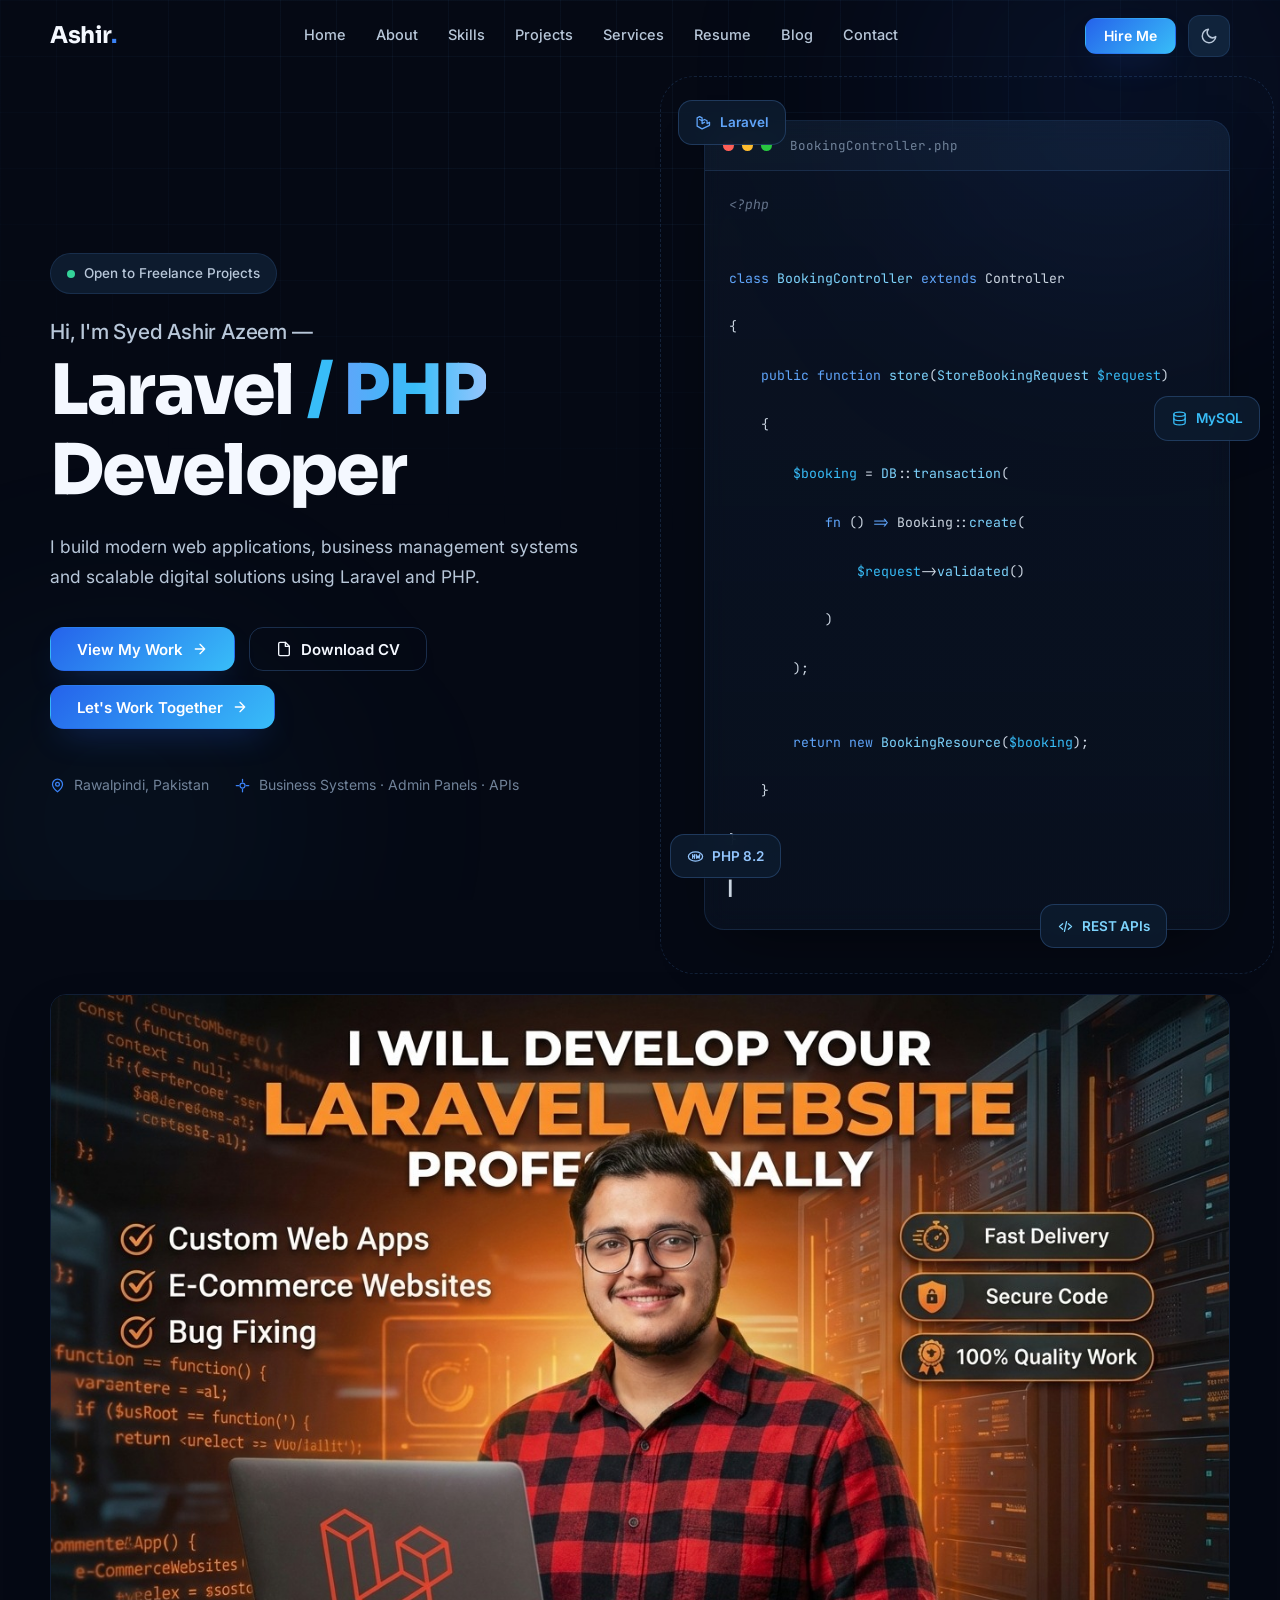
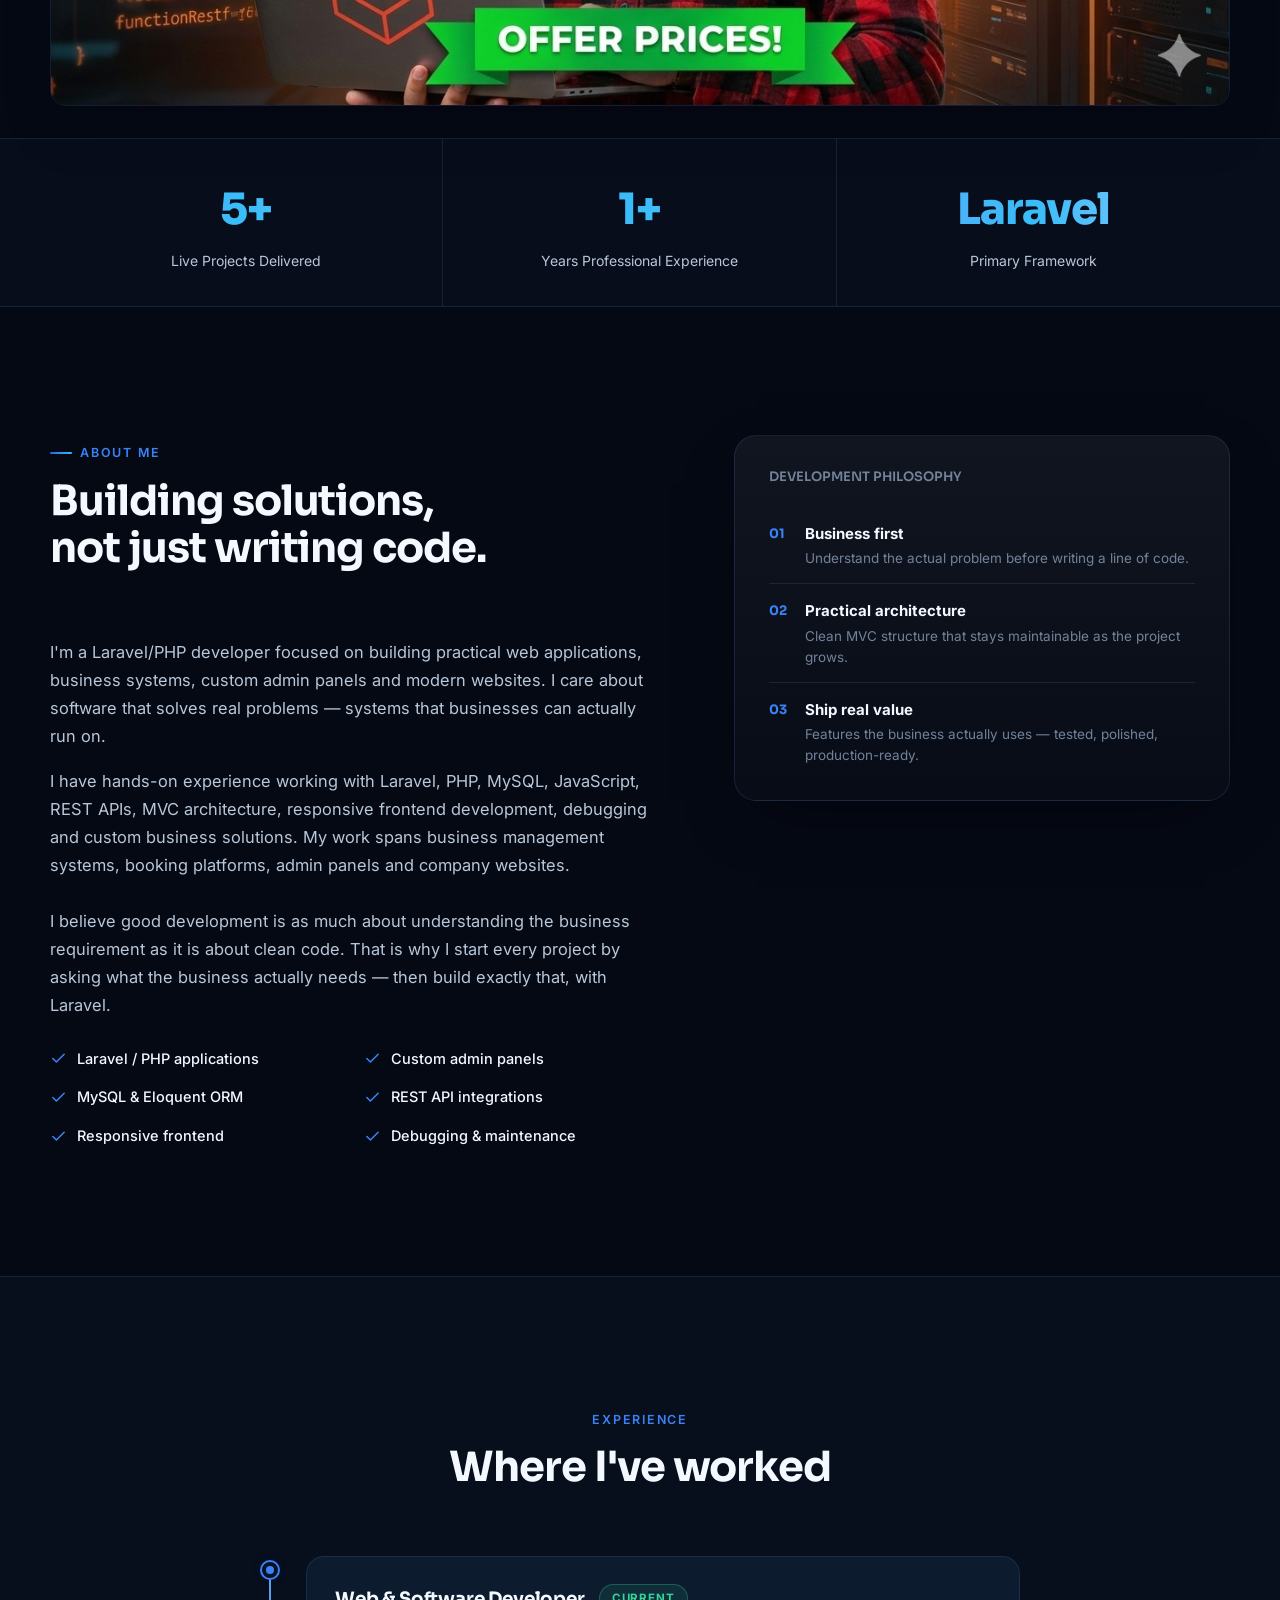
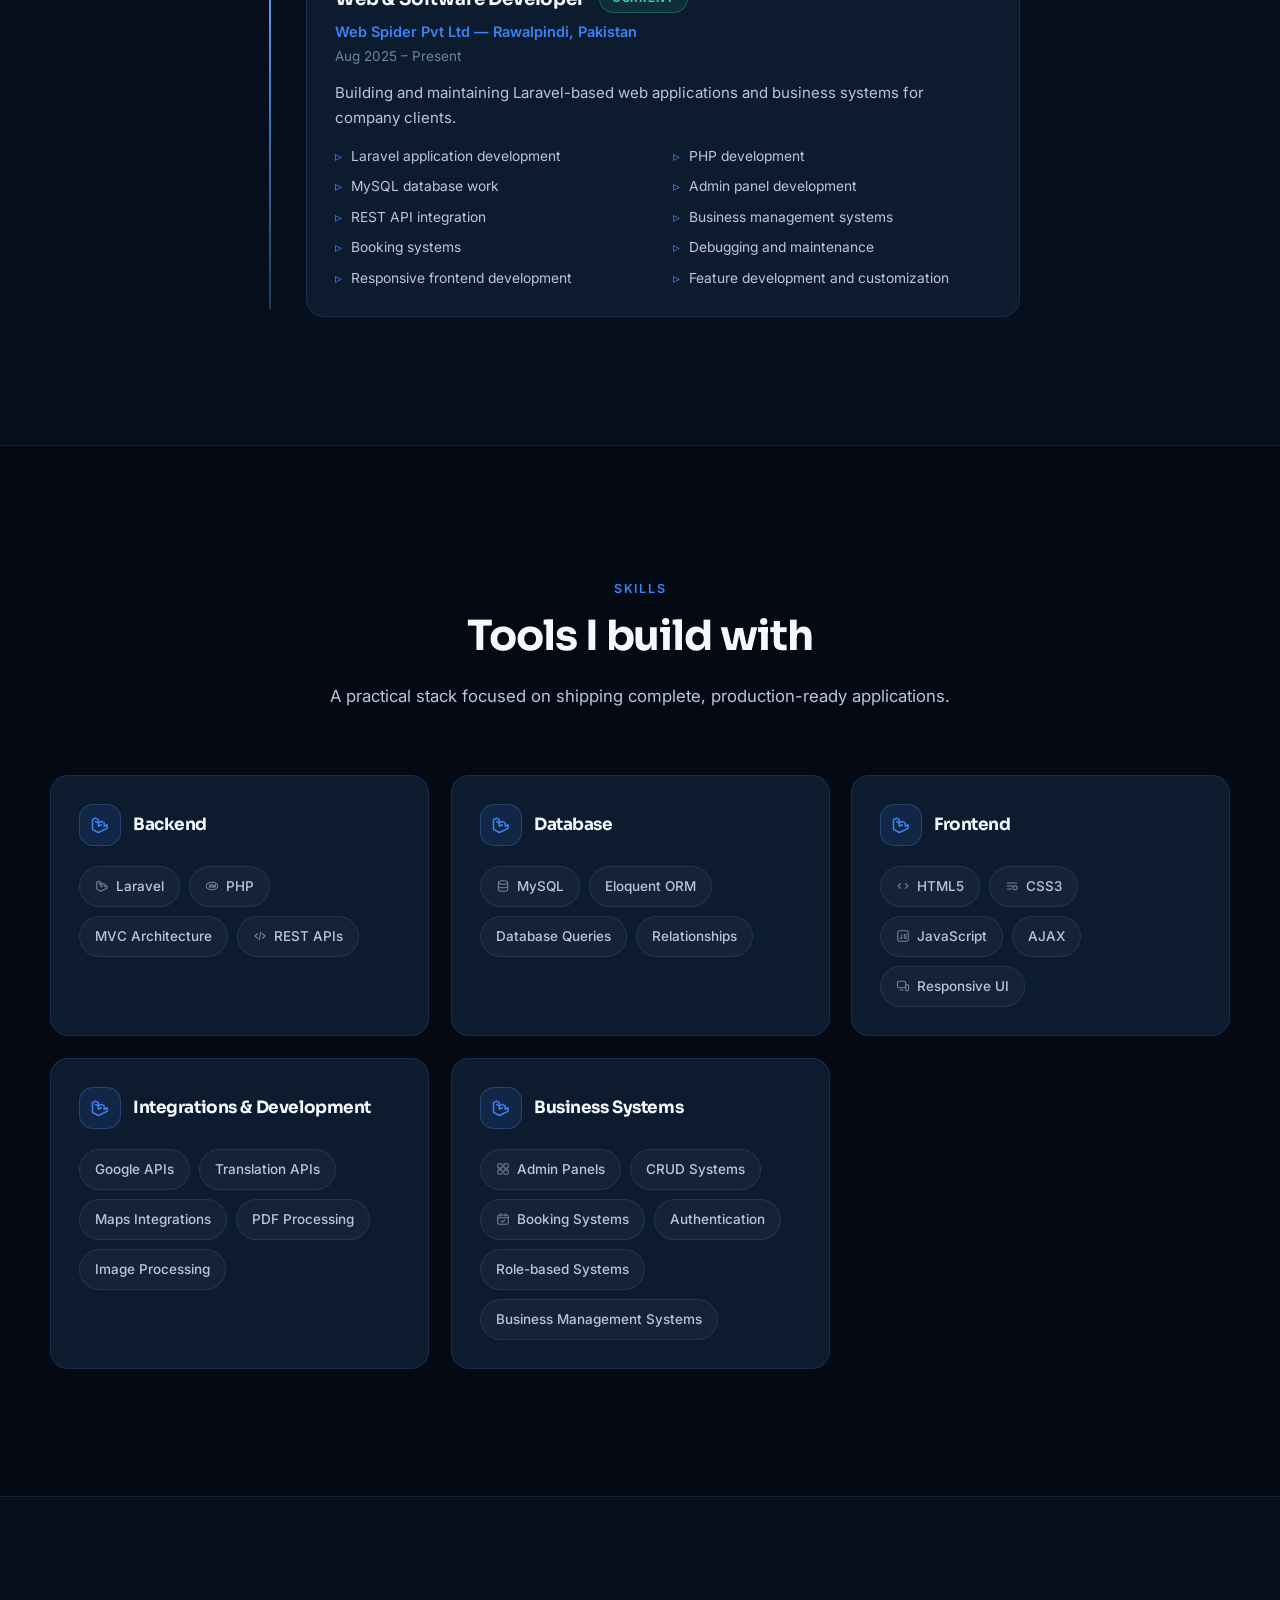
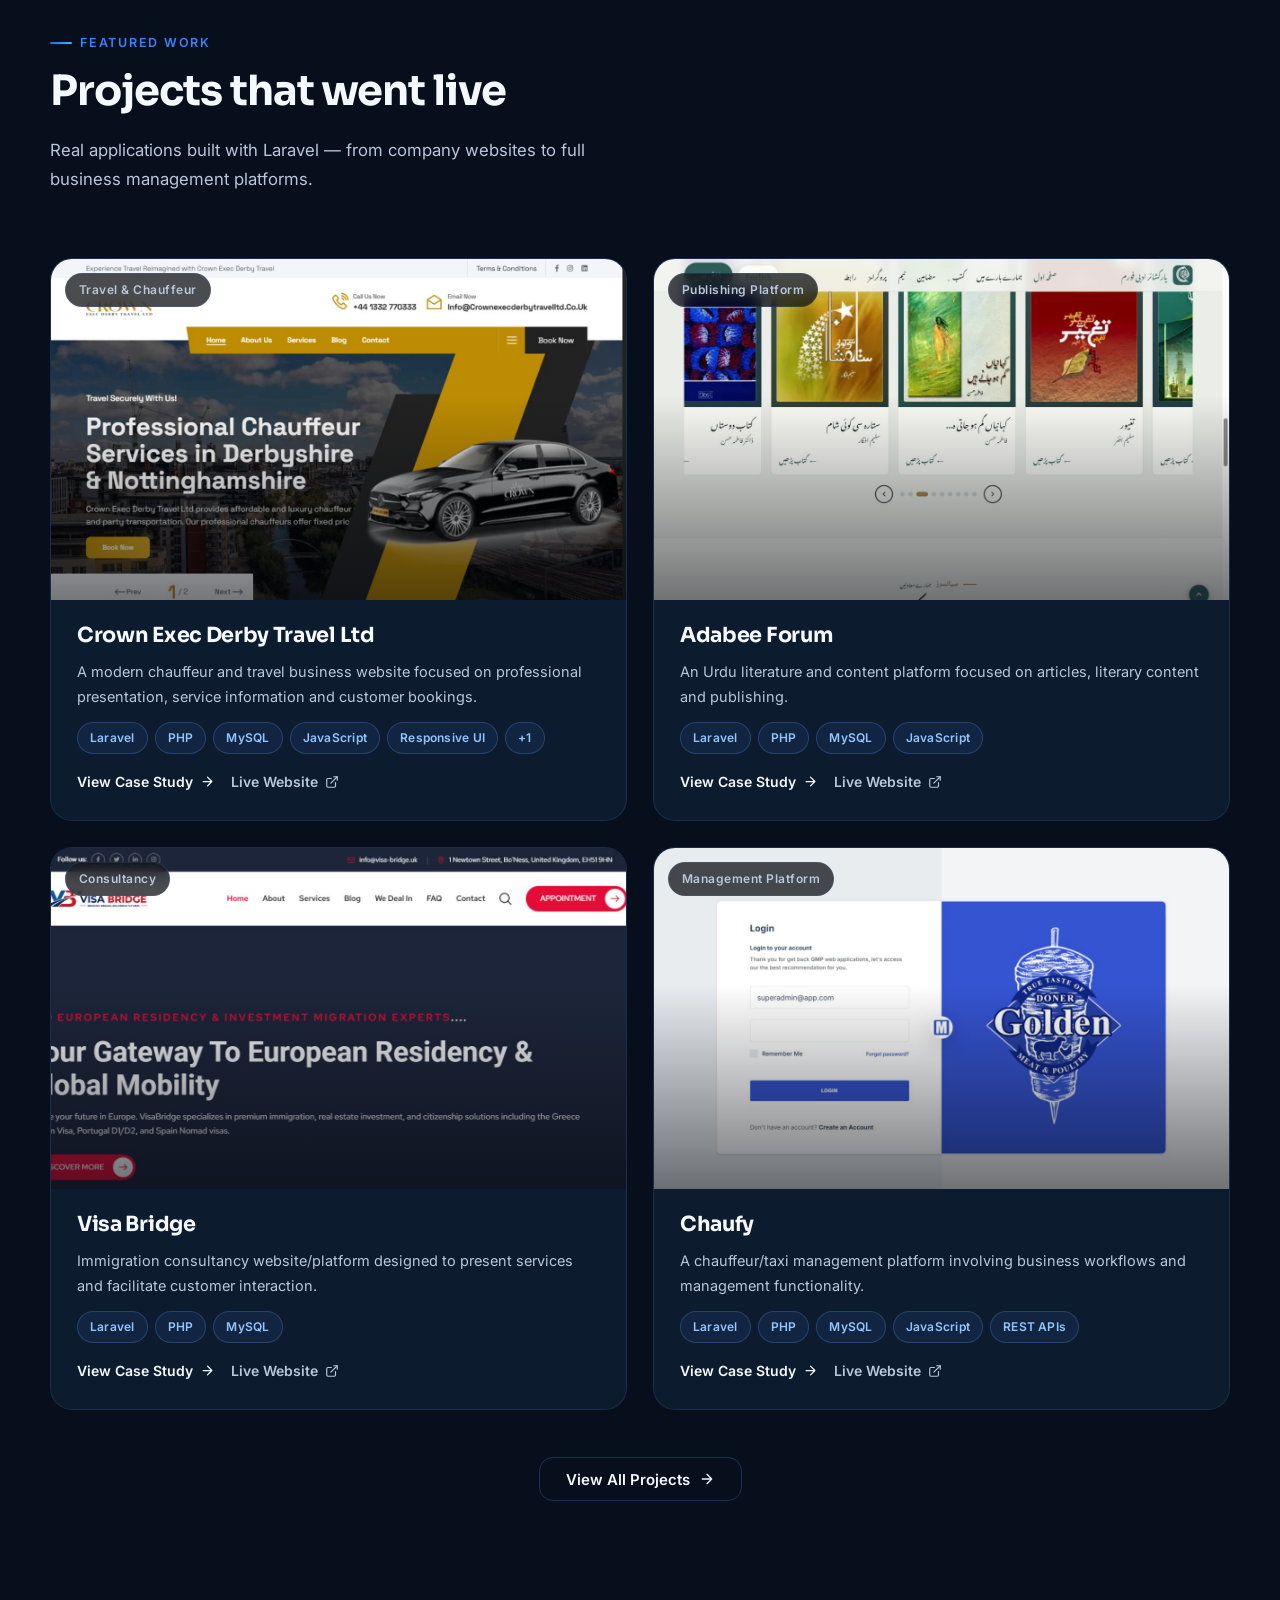
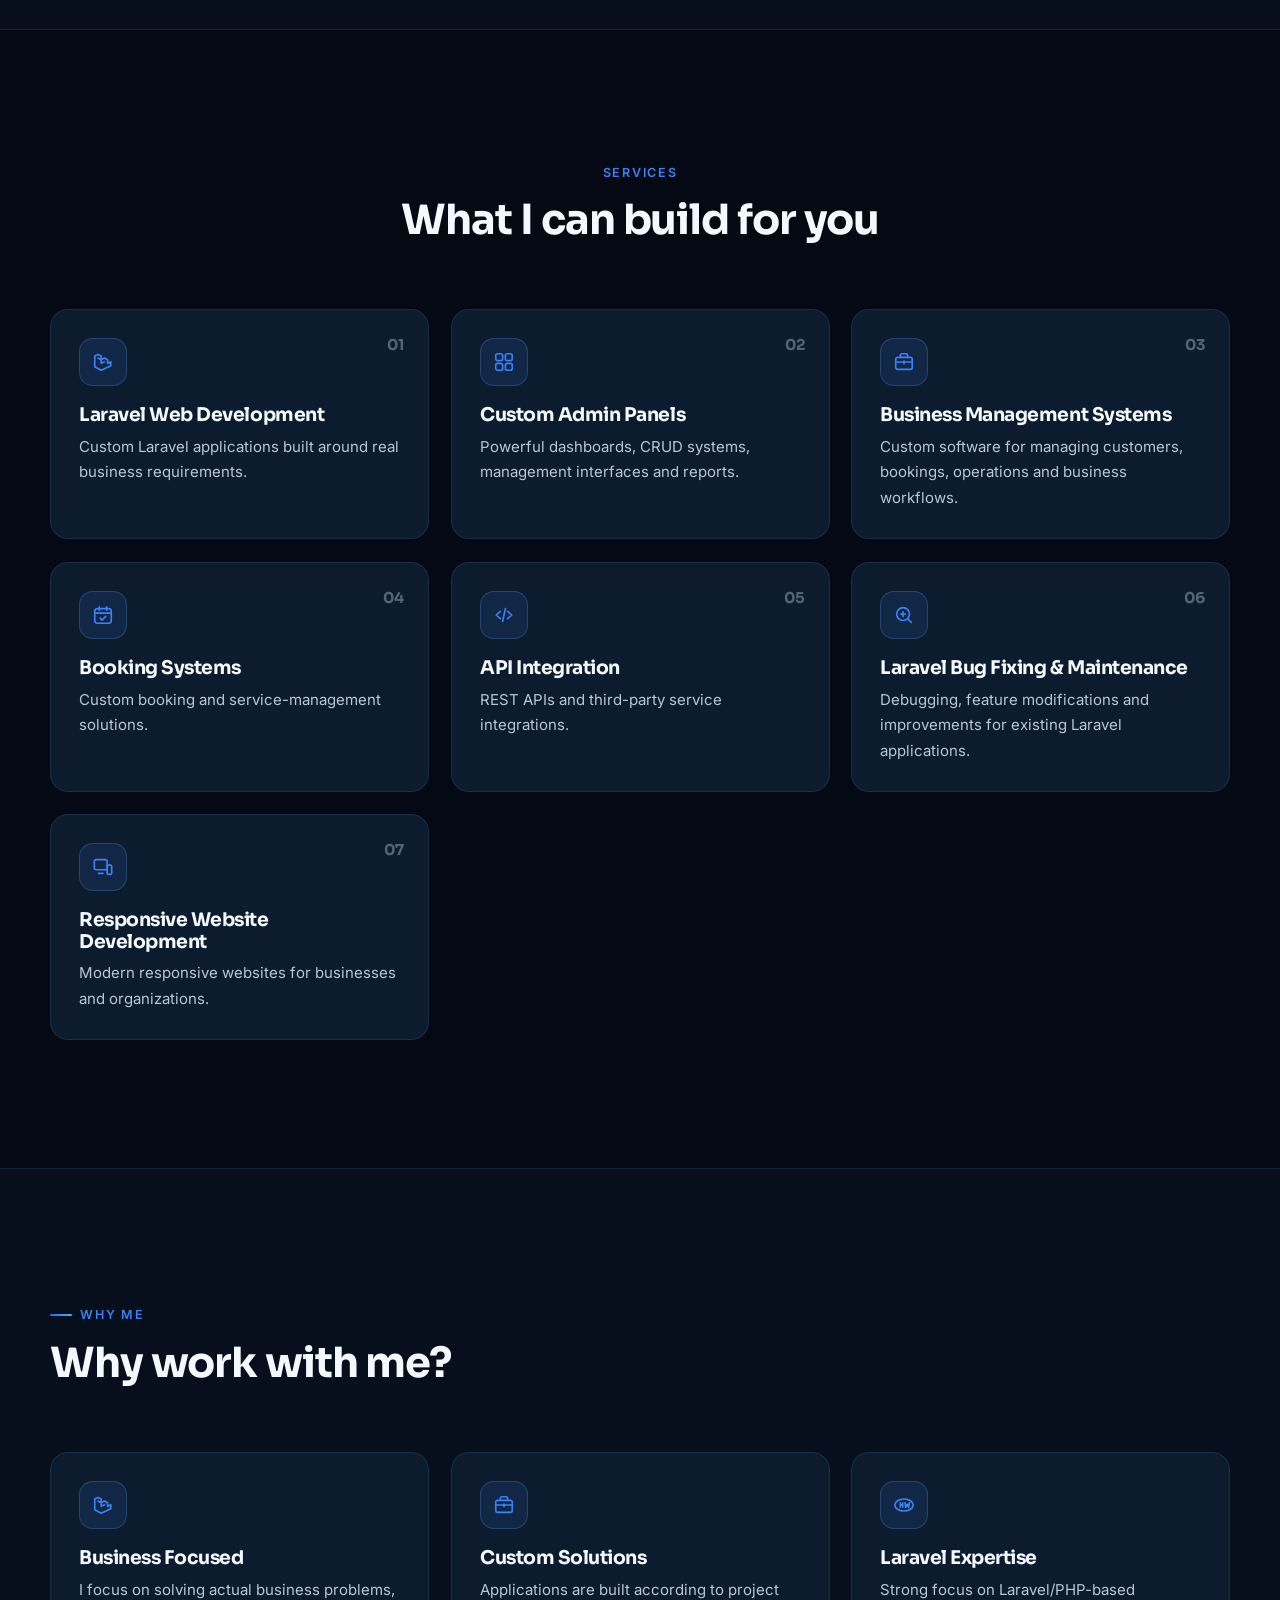
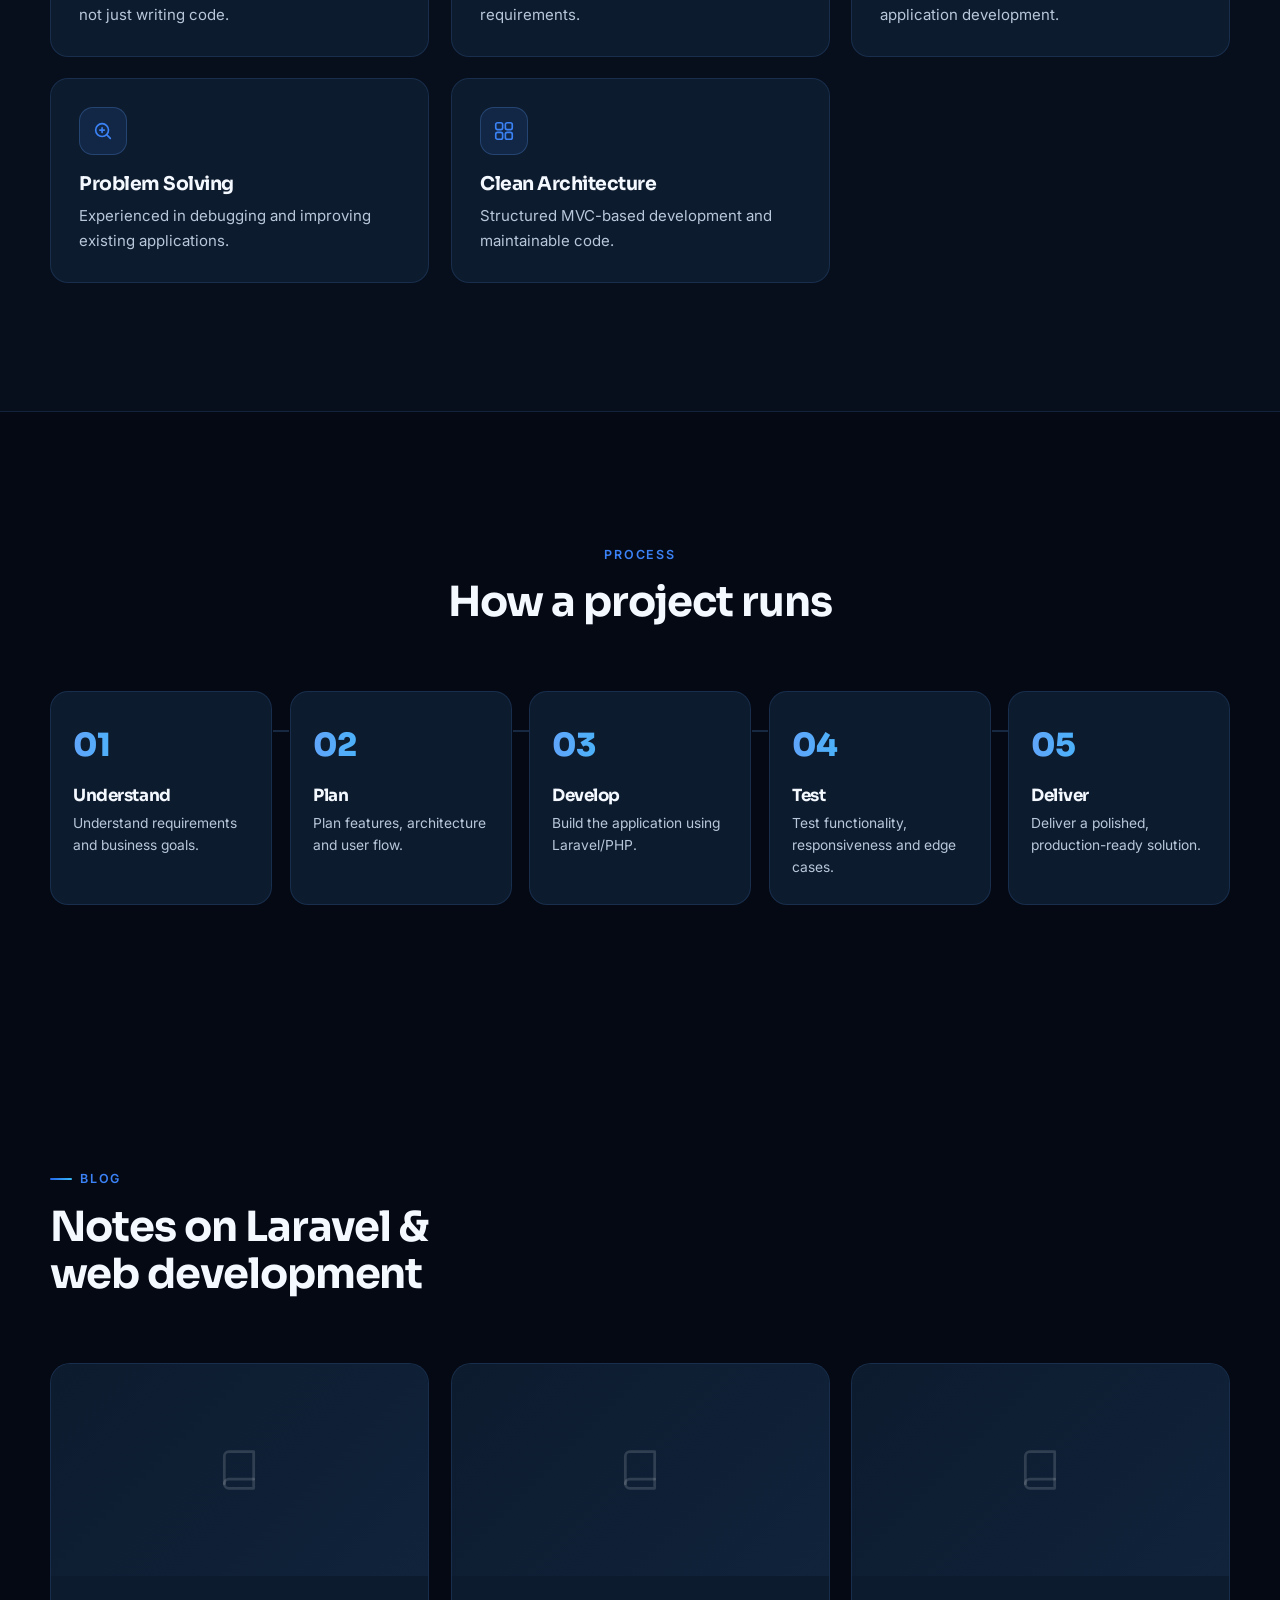
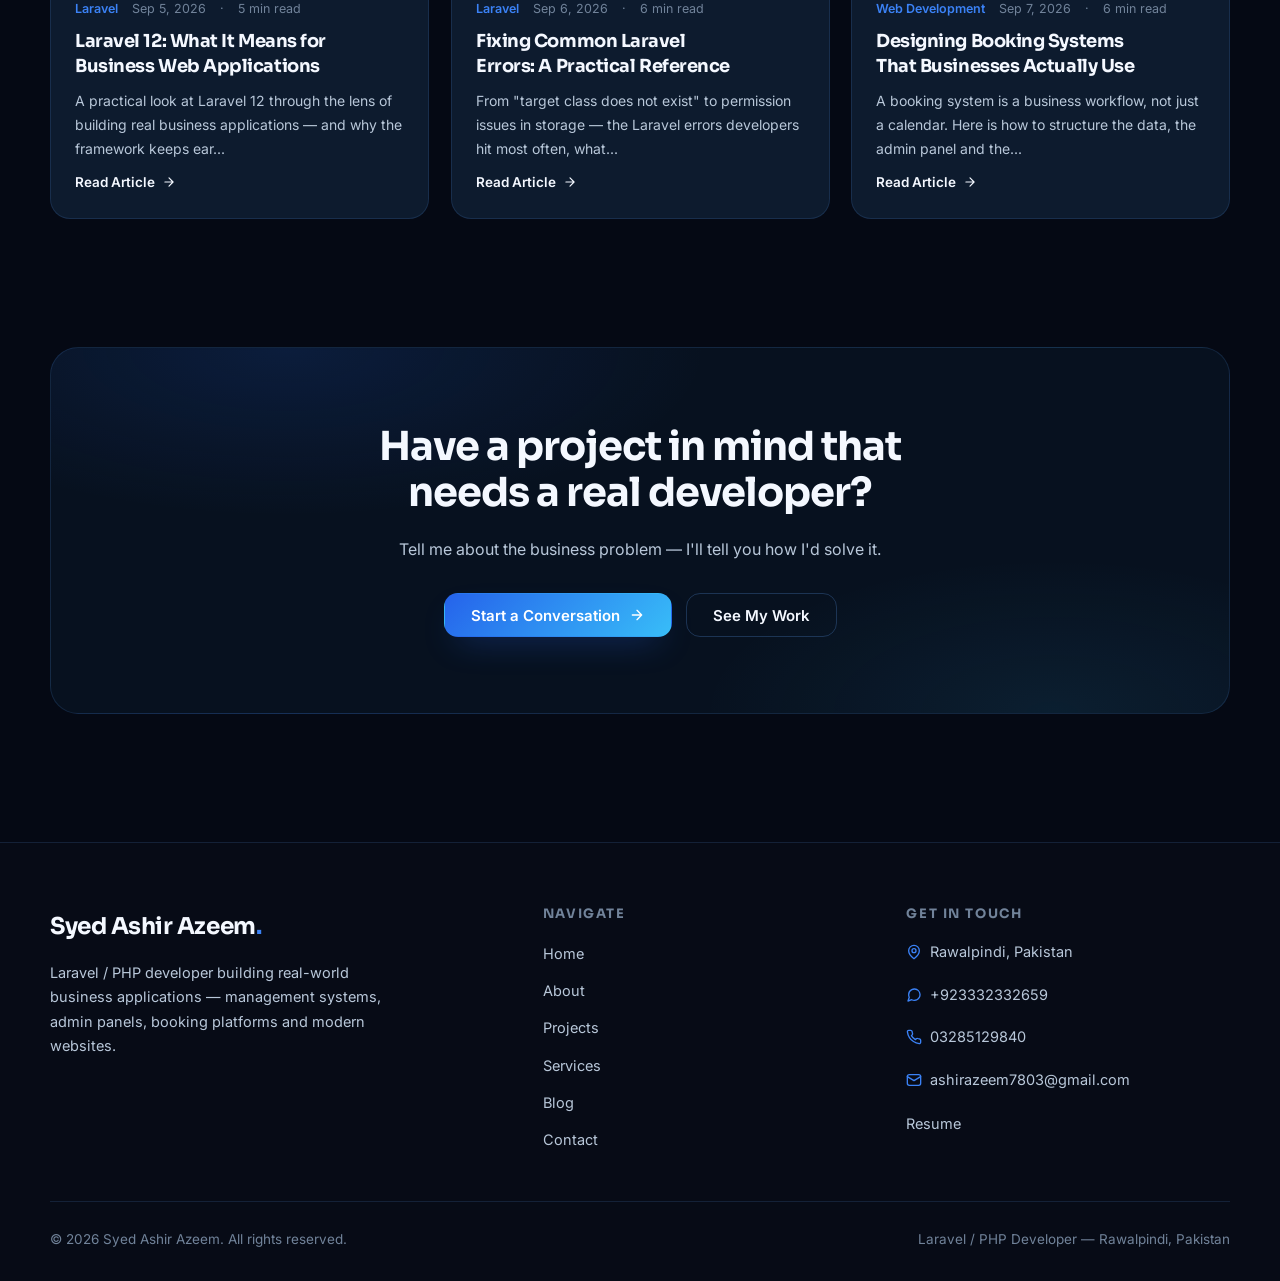
<file: index.html>
<!DOCTYPE html>
<html lang="en">
<head>
    <meta charset="utf-8">
    <meta name="viewport" content="width=device-width, initial-scale=1">
    <meta name="csrf-token" content="Eigauk2PBQoioF9CZM6F8xs697BXjbHpABEao79R">

    <title>Syed Ashir Azeem — Laravel / PHP Developer</title>
<meta name="description" content="Syed Ashir Azeem is a Laravel / PHP developer from Rawalpindi, Pakistan building modern web applications, business management systems, custom admin panels and booking systems.">
<meta name="keywords" content="Laravel developer, PHP developer, Rawalpindi, Pakistan, web development, admin panels, booking systems, business management systems">
<link rel="canonical" href="./index.html">

<meta property="og:type" content="website">
<meta property="og:site_name" content="Syed Ashir Azeem">
<meta property="og:title" content="Syed Ashir Azeem — Laravel / PHP Developer">
<meta property="og:description" content="Syed Ashir Azeem is a Laravel / PHP developer from Rawalpindi, Pakistan building modern web applications, business management systems, custom admin panels and booking systems.">
<meta property="og:url" content="./">
<meta property="og:image" content="./images/og-default.svg">

<meta name="twitter:card" content="summary_large_image">
<meta name="twitter:title" content="Syed Ashir Azeem — Laravel / PHP Developer">
<meta name="twitter:description" content="Syed Ashir Azeem is a Laravel / PHP developer from Rawalpindi, Pakistan building modern web applications, business management systems, custom admin panels and booking systems.">
<meta name="twitter:image" content="./images/og-default.svg">

<link rel="icon" href="./favicon.svg" type="image/svg+xml">

<script type='application/ld+json'>{
        "@context": "https://schema.org",
        "@type": "Person",
        "name": "Syed Ashir Azeem",
        "jobTitle": "Laravel / PHP Developer",
        "address": {"@type": "PostalAddress", "addressLocality": "Rawalpindi", "addressCountry": "PK"},
        "knowsAbout": ["Laravel", "PHP", "MySQL", "JavaScript", "REST APIs"],
        "url": "./"
    }</script>

    <link rel="preconnect" href="https://fonts.googleapis.com">
    <link rel="preconnect" href="https://fonts.gstatic.com" crossorigin>
    <link href="https://fonts.googleapis.com/css2?family=Inter:wght@400;500;600;700&family=Sora:wght@600;700;800&family=JetBrains+Mono:wght@400;500&display=swap" rel="stylesheet">
    <link rel="stylesheet" href="./css/app.css?v=1789198400">
</head>
<body>
    <div class="page-loader" aria-hidden="true">
        <div>
            <div class="loader-logo">Ashir<span class="dot">.</span></div>
            <div class="loader-bar"></div>
        </div>
    </div>

    <div class="bg-orbs" aria-hidden="true"></div>
    <div class="scroll-progress" aria-hidden="true"></div>

    <nav class="navbar" aria-label="Main navigation">
    <div class="container nav-inner">
        <a href="./index.html" class="logo" aria-label="Syed Ashir Azeem — home">Ashir<span class="dot">.</span></a>

        <ul class="nav-links">
            <li><a href="./index.html">Home</a></li>
            <li><a href="./index.html#about">About</a></li>
            <li><a href="./index.html#skills">Skills</a></li>
            <li><a href="./projects/index.html">Projects</a></li>
            <li><a href="./index.html#services">Services</a></li>
            <li><a href="./resume/index.html">Resume</a></li>
            <li><a href="./blog/index.html">Blog</a></li>
            <li><a href="./contact/index.html">Contact</a></li>
        </ul>

        <div class="nav-cta">
            <a href="./contact/index.html" class="btn btn-primary btn-sm magnetic">Hire Me</a>
            <button class="theme-toggle" aria-label="Toggle light / dark theme" title="Toggle theme">
                <svg width="18" height="18" viewBox="0 0 24 24" fill="none" stroke="currentColor" stroke-width="2" stroke-linecap="round" stroke-linejoin="round"><path d="M21 12.8A9 9 0 1 1 11.2 3 7 7 0 0 0 21 12.8z"/></svg>
            </button>
            <button class="hamburger" aria-label="Open menu" aria-expanded="false">
                <span></span><span></span><span></span>
            </button>
        </div>
    </div>
</nav>

<div class="mobile-menu" role="menu">
    <a href="./index.html">Home <span class="m-arrow">→</span></a>
    <a href="./index.html#about">About <span class="m-arrow">→</span></a>
    <a href="./index.html#skills">Skills <span class="m-arrow">→</span></a>
    <a href="./projects/index.html">Projects <span class="m-arrow">→</span></a>
    <a href="./index.html#services">Services <span class="m-arrow">→</span></a>
    <a href="./resume/index.html">Resume <span class="m-arrow">→</span></a>
    <a href="./blog/index.html">Blog <span class="m-arrow">→</span></a>
    <a href="./contact/index.html">Contact <span class="m-arrow">→</span></a>
</div>

    <main id="content">
        <section class="hero" id="top">
        <div class="bg-grid" aria-hidden="true"></div>
        <div class="container hero-grid">
            <div class="hero-copy">
                                    <span class="hero-badge anim-badge" style="--d:.1s">
                        <span class="pulse"></span>
                        Open to Freelance Projects
                    </span>
                
                <h1 class="hero-title">
                    <span class="hero-greeting anim-in" style="--d:.2s">Hi, I'm Syed Ashir Azeem —</span>
                                        <span class="line anim-in" style="--d:.32s">Laravel <span class="hero-slash">/</span> <span class="grad-text">PHP</span> Developer </span>
                </h1>

                <p class="hero-desc anim-in" style="--d:.48s">I build modern web applications, business management systems and scalable digital solutions using Laravel and PHP.</p>

                <div class="hero-actions anim-in" style="--d:.62s">
                    <a href="./index.html#projects" class="btn btn-primary magnetic">
                        View My Work
                        <svg class="btn-arrow" width="16" height="16" viewBox="0 0 24 24" fill="none" stroke="currentColor" stroke-width="2" stroke-linecap="round" stroke-linejoin="round"><path d="M5 12h14M12 5l7 7-7 7"/></svg>
                    </a>
                                            <a href="./resume/index.html" class="btn btn-outline">
                            <svg width="16" height="16" viewBox="0 0 24 24" fill="none" stroke="currentColor" stroke-width="2" stroke-linecap="round" stroke-linejoin="round"><path d="M14 2H6a2 2 0 0 0-2 2v16a2 2 0 0 0 2 2h12a2 2 0 0 0 2-2V8z"/><path d="M14 2v6h6"/></svg>
                            Download CV
                        </a>
                                        <a href="./contact/index.html" class="btn btn-accent magnetic">
                        Let&#039;s Work Together
                        <svg class="btn-arrow" width="16" height="16" viewBox="0 0 24 24" fill="none" stroke="currentColor" stroke-width="2" stroke-linecap="round" stroke-linejoin="round"><path d="M5 12h14M12 5l7 7-7 7"/></svg>
                    </a>
                </div>

                <div class="hero-meta anim-in" style="--d:.78s">
                    <span class="hero-meta-item">
                        <svg width="15" height="15" viewBox="0 0 24 24" fill="none" stroke="currentColor" stroke-width="2" stroke-linecap="round" stroke-linejoin="round"><path d="M20 10c0 6-8 12-8 12s-8-6-8-12a8 8 0 0 1 16 0z"/><circle cx="12" cy="10" r="3"/></svg>
                        Rawalpindi, Pakistan
                    </span>
                    <span class="hero-meta-item">
                        <svg width="15" height="15" viewBox="0 0 24 24" fill="none" stroke="currentColor" stroke-width="2" stroke-linecap="round" stroke-linejoin="round"><path d="M12 2v4m0 12v4M2 12h4m12 0h4"/><circle cx="12" cy="12" r="4"/></svg>
                        Business Systems · Admin Panels · APIs
                    </span>
                </div>
            </div>

            
            <div class="hero-visual anim-in" style="--d:.5s" aria-hidden="true">
                <div class="hero-visual-ring"></div>
                <div class="code-window">
                    <div class="code-window-bar">
                        <span class="code-dot"></span><span class="code-dot"></span><span class="code-dot"></span>
                        <span class="code-file">BookingController.php</span>
                    </div>
                    <pre class="code-body"><span class="ln"><span class="c">&lt;?php</span></span>
<span class="ln"></span>
<span class="ln"><span class="k">class</span> <span class="fn">BookingController</span> <span class="k">extends</span> Controller</span>
<span class="ln">{</span>
<span class="ln">    <span class="k">public function</span> <span class="fn">store</span>(<span class="fn">StoreBookingRequest</span> <span class="v">$request</span>)</span>
<span class="ln">    {</span>
<span class="ln">        <span class="v">$booking</span> = <span class="fn">DB</span>::<span class="fn">transaction</span>(</span>
<span class="ln">            <span class="k">fn</span> () <span class="k">=></span> Booking::<span class="fn">create</span>(</span>
<span class="ln">                <span class="v">$request</span>-><span class="fn">validated</span>()</span>
<span class="ln">            )</span>
<span class="ln">        );</span>
<span class="ln"></span>
<span class="ln">        <span class="k">return</span> <span class="k">new</span> <span class="fn">BookingResource</span>(<span class="v">$booking</span>);</span>
<span class="ln">    }</span>
<span class="ln">}</span>
<span class="ln">▍</span></pre>
                </div>

                <span class="float-badge b-laravel"><svg width="17" height="17" viewBox="0 0 24 24" fill="none" stroke="currentColor" stroke-width="1.8" stroke-linecap="round" stroke-linejoin="round" aria-hidden="true"><path d="M3 5.5 6.5 3.7l3.5 1.8v4l3.5-1.8L17 9.5v4l3.5-1.8V16L10 21 3 17.2z"/><path d="M10 9.5 6.5 7.7M10 9.5v4l3.5-1.8" /></svg>
     Laravel</span>
                <span class="float-badge b-php"><svg width="17" height="17" viewBox="0 0 24 24" fill="none" stroke="currentColor" stroke-width="1.8" stroke-linecap="round" stroke-linejoin="round" aria-hidden="true"><ellipse cx="12" cy="12" rx="10" ry="6.5"/><path d="M8 9.5v5m0-2.6h2.6m0-2.4v5M13 9.5l.9 5 1.6-3.4 1.6 3.4.9-5"/></svg>
     PHP 8.2</span>
                <span class="float-badge b-mysql"><svg width="17" height="17" viewBox="0 0 24 24" fill="none" stroke="currentColor" stroke-width="1.8" stroke-linecap="round" stroke-linejoin="round" aria-hidden="true"><ellipse cx="12" cy="6" rx="8" ry="3"/><path d="M4 6v6c0 1.7 3.6 3 8 3s8-1.3 8-3V6"/><path d="M4 12v6c0 1.7 3.6 3 8 3s8-1.3 8-3v-6"/></svg>
     MySQL</span>
                <span class="float-badge b-api"><svg width="17" height="17" viewBox="0 0 24 24" fill="none" stroke="currentColor" stroke-width="1.8" stroke-linecap="round" stroke-linejoin="round" aria-hidden="true"><path d="m8 8-4.5 4L8 16M16 8l4.5 4L16 16M13.5 5l-3 14"/></svg>
     REST APIs</span>
            </div>
        </div>
    </section>

    <section class="section" style="padding-top: 0; padding-bottom: 2rem;">
        <div class="container anim-in" style="--d:.6s">
            <div style="border-radius: 16px; overflow: hidden; box-shadow: 0 25px 50px rgba(0,0,0,0.15); border: 1px solid var(--border);">
                <img src="./images/banner.jpeg" alt="Banner" style="width: 100%; height: auto; display: block;">
            </div>
        </div>
    </section>
    
            <section class="stats-strip" aria-label="Quick stats">
            <div class="container">
                <div class="stats-grid">
                                            <div class="stat-item anim-in" style="--d:0s">
                            <div class="stat-value" data-count="5+">5+</div>
                            <div class="stat-label">Live Projects Delivered</div>
                        </div>
                                            <div class="stat-item anim-in" style="--d:0.1s">
                            <div class="stat-value" data-count="1+">1+</div>
                            <div class="stat-label">Years Professional Experience</div>
                        </div>
                                            <div class="stat-item anim-in" style="--d:0.2s">
                            <div class="stat-value" data-count="Laravel">Laravel</div>
                            <div class="stat-label">Primary Framework</div>
                        </div>
                                    </div>
            </div>
        </section>
    
    
    <section class="section" id="about">
        <div class="container">
            <div class="about-grid">
                <div class="about-text">
                    <div class="section-head reveal">
                        <span class="eyebrow">About me</span>
                        <h2 class="section-title">Building solutions, not just writing code.</h2>
                    </div>
                    <div class="reveal" style="--reveal-delay:.1s">
                        <p>I&#039;m a Laravel/PHP developer focused on building practical web applications, business systems, custom admin panels and modern websites. I care about software that solves real problems — systems that businesses can actually run on.</p>
                        <p>I have hands-on experience working with Laravel, PHP, MySQL, JavaScript, REST APIs, MVC architecture, responsive frontend development, debugging and custom business solutions. My work spans business management systems, booking platforms, admin panels and company websites.<br />
<br />
I believe good development is as much about understanding the business requirement as it is about clean code. That is why I start every project by asking what the business actually needs — then build exactly that, with Laravel.</p>

                        <div class="about-points">
                            <span class="about-point"><svg width="17" height="17" viewBox="0 0 24 24" fill="none" stroke="currentColor" stroke-width="2.2" stroke-linecap="round" stroke-linejoin="round"><path d="M20 6 9 17l-5-5"/></svg> Laravel / PHP applications</span>
                            <span class="about-point"><svg width="17" height="17" viewBox="0 0 24 24" fill="none" stroke="currentColor" stroke-width="2.2" stroke-linecap="round" stroke-linejoin="round"><path d="M20 6 9 17l-5-5"/></svg> Custom admin panels</span>
                            <span class="about-point"><svg width="17" height="17" viewBox="0 0 24 24" fill="none" stroke="currentColor" stroke-width="2.2" stroke-linecap="round" stroke-linejoin="round"><path d="M20 6 9 17l-5-5"/></svg> MySQL & Eloquent ORM</span>
                            <span class="about-point"><svg width="17" height="17" viewBox="0 0 24 24" fill="none" stroke="currentColor" stroke-width="2.2" stroke-linecap="round" stroke-linejoin="round"><path d="M20 6 9 17l-5-5"/></svg> REST API integrations</span>
                            <span class="about-point"><svg width="17" height="17" viewBox="0 0 24 24" fill="none" stroke="currentColor" stroke-width="2.2" stroke-linecap="round" stroke-linejoin="round"><path d="M20 6 9 17l-5-5"/></svg> Responsive frontend</span>
                            <span class="about-point"><svg width="17" height="17" viewBox="0 0 24 24" fill="none" stroke="currentColor" stroke-width="2.2" stroke-linecap="round" stroke-linejoin="round"><path d="M20 6 9 17l-5-5"/></svg> Debugging & maintenance</span>
                        </div>
                    </div>
                </div>

                <aside class="about-card reveal reveal-right" style="--reveal-delay:.15s">
                    <h4>Development philosophy</h4>
                    <div class="philosophy-item">
                        <span class="num">01</span>
                        <div><strong>Business first</strong><span>Understand the actual problem before writing a line of code.</span></div>
                    </div>
                    <div class="philosophy-item">
                        <span class="num">02</span>
                        <div><strong>Practical architecture</strong><span>Clean MVC structure that stays maintainable as the project grows.</span></div>
                    </div>
                    <div class="philosophy-item">
                        <span class="num">03</span>
                        <div><strong>Ship real value</strong><span>Features the business actually uses — tested, polished, production-ready.</span></div>
                    </div>
                </aside>
            </div>
        </div>
    </section>

    
            <section class="section" id="experience" style="background: rgba(96,165,250,0.035); border-block: 1px solid var(--border);">
            <div class="container">
                <div class="section-head center reveal">
                    <span class="eyebrow">Experience</span>
                    <h2 class="section-title">Where I've worked</h2>
                </div>

                <div class="timeline" style="margin-inline: auto;">
                                            <div class="timeline-item reveal" style="--reveal-delay: 0s">
                            <div class="timeline-dot"></div>
                            <div class="timeline-card">
                                <div class="timeline-top">
                                    <span class="timeline-role">Web &amp; Software Developer</span>
                                                                            <span class="timeline-current">Current</span>
                                                                    </div>
                                <div class="timeline-company">Web Spider Pvt Ltd — Rawalpindi, Pakistan</div>
                                <div class="timeline-meta">Aug 2025 – Present</div>
                                                                    <p class="timeline-desc">Building and maintaining Laravel-based web applications and business systems for company clients.</p>
                                                                                                    <ul class="timeline-list">
                                                                                    <li>Laravel application development</li>
                                                                                    <li>PHP development</li>
                                                                                    <li>MySQL database work</li>
                                                                                    <li>Admin panel development</li>
                                                                                    <li>REST API integration</li>
                                                                                    <li>Business management systems</li>
                                                                                    <li>Booking systems</li>
                                                                                    <li>Debugging and maintenance</li>
                                                                                    <li>Responsive frontend development</li>
                                                                                    <li>Feature development and customization</li>
                                                                            </ul>
                                                            </div>
                        </div>
                                    </div>
            </div>
        </section>
    
    
    <section class="section" id="skills">
        <div class="container">
            <div class="section-head center reveal">
                <span class="eyebrow">Skills</span>
                <h2 class="section-title">Tools I build with</h2>
                <p class="section-sub">A practical stack focused on shipping complete, production-ready applications.</p>
            </div>

            <div class="skills-grid">
                                    <div class="card reveal" style="--reveal-delay: 0s">
                        <div class="skill-group-head">
                            <span class="card-icon" style="width: 42px; height: 42px; margin: 0;"><svg width="20" height="20" viewBox="0 0 24 24" fill="none" stroke="currentColor" stroke-width="1.8" stroke-linecap="round" stroke-linejoin="round" aria-hidden="true"><path d="M3 5.5 6.5 3.7l3.5 1.8v4l3.5-1.8L17 9.5v4l3.5-1.8V16L10 21 3 17.2z"/><path d="M10 9.5 6.5 7.7M10 9.5v4l3.5-1.8" /></svg>
    </span>
                            <h3>Backend</h3>
                        </div>
                        <div class="skill-chips">
                                                            <span class="chip">
                                     <svg width="14" height="14" viewBox="0 0 24 24" fill="none" stroke="currentColor" stroke-width="1.8" stroke-linecap="round" stroke-linejoin="round" aria-hidden="true"><path d="M3 5.5 6.5 3.7l3.5 1.8v4l3.5-1.8L17 9.5v4l3.5-1.8V16L10 21 3 17.2z"/><path d="M10 9.5 6.5 7.7M10 9.5v4l3.5-1.8" /></svg>
                                         Laravel
                                </span>
                                                            <span class="chip">
                                     <svg width="14" height="14" viewBox="0 0 24 24" fill="none" stroke="currentColor" stroke-width="1.8" stroke-linecap="round" stroke-linejoin="round" aria-hidden="true"><ellipse cx="12" cy="12" rx="10" ry="6.5"/><path d="M8 9.5v5m0-2.6h2.6m0-2.4v5M13 9.5l.9 5 1.6-3.4 1.6 3.4.9-5"/></svg>
                                         PHP
                                </span>
                                                            <span class="chip">
                                                                        MVC Architecture
                                </span>
                                                            <span class="chip">
                                     <svg width="14" height="14" viewBox="0 0 24 24" fill="none" stroke="currentColor" stroke-width="1.8" stroke-linecap="round" stroke-linejoin="round" aria-hidden="true"><path d="m8 8-4.5 4L8 16M16 8l4.5 4L16 16M13.5 5l-3 14"/></svg>
                                         REST APIs
                                </span>
                                                    </div>
                    </div>
                                    <div class="card reveal" style="--reveal-delay: 0.08s">
                        <div class="skill-group-head">
                            <span class="card-icon" style="width: 42px; height: 42px; margin: 0;"><svg width="20" height="20" viewBox="0 0 24 24" fill="none" stroke="currentColor" stroke-width="1.8" stroke-linecap="round" stroke-linejoin="round" aria-hidden="true"><path d="M3 5.5 6.5 3.7l3.5 1.8v4l3.5-1.8L17 9.5v4l3.5-1.8V16L10 21 3 17.2z"/><path d="M10 9.5 6.5 7.7M10 9.5v4l3.5-1.8" /></svg>
    </span>
                            <h3>Database</h3>
                        </div>
                        <div class="skill-chips">
                                                            <span class="chip">
                                     <svg width="14" height="14" viewBox="0 0 24 24" fill="none" stroke="currentColor" stroke-width="1.8" stroke-linecap="round" stroke-linejoin="round" aria-hidden="true"><ellipse cx="12" cy="6" rx="8" ry="3"/><path d="M4 6v6c0 1.7 3.6 3 8 3s8-1.3 8-3V6"/><path d="M4 12v6c0 1.7 3.6 3 8 3s8-1.3 8-3v-6"/></svg>
                                         MySQL
                                </span>
                                                            <span class="chip">
                                                                        Eloquent ORM
                                </span>
                                                            <span class="chip">
                                                                        Database Queries
                                </span>
                                                            <span class="chip">
                                                                        Relationships
                                </span>
                                                    </div>
                    </div>
                                    <div class="card reveal" style="--reveal-delay: 0.16s">
                        <div class="skill-group-head">
                            <span class="card-icon" style="width: 42px; height: 42px; margin: 0;"><svg width="20" height="20" viewBox="0 0 24 24" fill="none" stroke="currentColor" stroke-width="1.8" stroke-linecap="round" stroke-linejoin="round" aria-hidden="true"><path d="M3 5.5 6.5 3.7l3.5 1.8v4l3.5-1.8L17 9.5v4l3.5-1.8V16L10 21 3 17.2z"/><path d="M10 9.5 6.5 7.7M10 9.5v4l3.5-1.8" /></svg>
    </span>
                            <h3>Frontend</h3>
                        </div>
                        <div class="skill-chips">
                                                            <span class="chip">
                                     <svg width="14" height="14" viewBox="0 0 24 24" fill="none" stroke="currentColor" stroke-width="1.8" stroke-linecap="round" stroke-linejoin="round" aria-hidden="true"><path d="m8 8-4.5 4L8 16M16 8l4.5 4L16 16"/></svg>
                                         HTML5
                                </span>
                                                            <span class="chip">
                                     <svg width="14" height="14" viewBox="0 0 24 24" fill="none" stroke="currentColor" stroke-width="1.8" stroke-linecap="round" stroke-linejoin="round" aria-hidden="true"><path d="M4 7h16M4 12h10M4 17h7"/><circle cx="17.5" cy="15" r="3.5"/></svg>
                                         CSS3
                                </span>
                                                            <span class="chip">
                                     <svg width="14" height="14" viewBox="0 0 24 24" fill="none" stroke="currentColor" stroke-width="1.8" stroke-linecap="round" stroke-linejoin="round" aria-hidden="true"><rect x="3" y="3" width="18" height="18" rx="3"/><path d="M10 9.5v5.2a1.6 1.6 0 0 1-1.7 1.6c-.8 0-1.3-.3-1.7-.8M14 14.9c.4.9 1.1 1.3 2 1.3 1.2 0 2-.6 2-1.6 0-2.2-3.8-1.3-3.8-3.6 0-1 .8-1.6 1.9-1.6.8 0 1.5.3 1.9.9"/></svg>
                                         JavaScript
                                </span>
                                                            <span class="chip">
                                                                        AJAX
                                </span>
                                                            <span class="chip">
                                     <svg width="14" height="14" viewBox="0 0 24 24" fill="none" stroke="currentColor" stroke-width="1.8" stroke-linecap="round" stroke-linejoin="round" aria-hidden="true"><rect x="2.5" y="4" width="14" height="11" rx="2"/><path d="M7 19h5"/><rect x="16.5" y="10" width="5" height="10" rx="1.5"/></svg>
                                         Responsive UI
                                </span>
                                                    </div>
                    </div>
                                    <div class="card reveal" style="--reveal-delay: 0.24s">
                        <div class="skill-group-head">
                            <span class="card-icon" style="width: 42px; height: 42px; margin: 0;"><svg width="20" height="20" viewBox="0 0 24 24" fill="none" stroke="currentColor" stroke-width="1.8" stroke-linecap="round" stroke-linejoin="round" aria-hidden="true"><path d="M3 5.5 6.5 3.7l3.5 1.8v4l3.5-1.8L17 9.5v4l3.5-1.8V16L10 21 3 17.2z"/><path d="M10 9.5 6.5 7.7M10 9.5v4l3.5-1.8" /></svg>
    </span>
                            <h3>Integrations &amp; Development</h3>
                        </div>
                        <div class="skill-chips">
                                                            <span class="chip">
                                                                        Google APIs
                                </span>
                                                            <span class="chip">
                                                                        Translation APIs
                                </span>
                                                            <span class="chip">
                                                                        Maps Integrations
                                </span>
                                                            <span class="chip">
                                                                        PDF Processing
                                </span>
                                                            <span class="chip">
                                                                        Image Processing
                                </span>
                                                    </div>
                    </div>
                                    <div class="card reveal" style="--reveal-delay: 0.32s">
                        <div class="skill-group-head">
                            <span class="card-icon" style="width: 42px; height: 42px; margin: 0;"><svg width="20" height="20" viewBox="0 0 24 24" fill="none" stroke="currentColor" stroke-width="1.8" stroke-linecap="round" stroke-linejoin="round" aria-hidden="true"><path d="M3 5.5 6.5 3.7l3.5 1.8v4l3.5-1.8L17 9.5v4l3.5-1.8V16L10 21 3 17.2z"/><path d="M10 9.5 6.5 7.7M10 9.5v4l3.5-1.8" /></svg>
    </span>
                            <h3>Business Systems</h3>
                        </div>
                        <div class="skill-chips">
                                                            <span class="chip">
                                     <svg width="14" height="14" viewBox="0 0 24 24" fill="none" stroke="currentColor" stroke-width="1.8" stroke-linecap="round" stroke-linejoin="round" aria-hidden="true"><rect x="3" y="3" width="7.5" height="7.5" rx="2"/><rect x="13.5" y="3" width="7.5" height="7.5" rx="2"/><rect x="3" y="13.5" width="7.5" height="7.5" rx="2"/><rect x="13.5" y="13.5" width="7.5" height="7.5" rx="2"/></svg>
                                         Admin Panels
                                </span>
                                                            <span class="chip">
                                                                        CRUD Systems
                                </span>
                                                            <span class="chip">
                                     <svg width="14" height="14" viewBox="0 0 24 24" fill="none" stroke="currentColor" stroke-width="1.8" stroke-linecap="round" stroke-linejoin="round" aria-hidden="true"><rect x="3" y="5" width="18" height="16" rx="3"/><path d="M8 3v4m8-4v4M3 10h18M9 15.5l2 2 4-4"/></svg>
                                         Booking Systems
                                </span>
                                                            <span class="chip">
                                                                        Authentication
                                </span>
                                                            <span class="chip">
                                                                        Role-based Systems
                                </span>
                                                            <span class="chip">
                                                                        Business Management Systems
                                </span>
                                                    </div>
                    </div>
                            </div>
        </div>
    </section>

    
    <section class="section" id="projects" style="background: rgba(96,165,250,0.035); border-block: 1px solid var(--border);">
        <div class="container">
            <div class="section-head reveal" style="max-width: 560px;">
                <span class="eyebrow">Featured work</span>
                <h2 class="section-title">Projects that went live</h2>
                <p class="section-sub">Real applications built with Laravel — from company websites to full business management platforms.</p>
            </div>

                            <div class="projects-grid">
                                            <article class="project-card reveal" style="--reveal-delay: 0s">
    <div class="project-media">
        <span class="project-cat">Travel &amp; Chauffeur</span>
                    <a href="https://crownexecderbytravelltd.co.uk/" target="_blank" rel="noopener" class="project-live">
                <svg width="14" height="14" viewBox="0 0 24 24" fill="none" stroke="currentColor" stroke-width="2" stroke-linecap="round" stroke-linejoin="round"><path d="M18 13v6a2 2 0 0 1-2 2H5a2 2 0 0 1-2-2V8a2 2 0 0 1 2-2h6"/><path d="M15 3h6v6"/><path d="M10 14 21 3"/></svg>
                Live
            </a>
                            <img src="./images/projects/crown-exec-derby.jpg" alt="Crown Exec Derby Travel Ltd — project screenshot" loading="lazy" width="640" height="380">
            </div>
    <div class="project-body">
        <h3 class="project-title"><a href="./projects/crown-exec-derby-travel-ltd">Crown Exec Derby Travel Ltd</a></h3>
        <p class="project-desc">A modern chauffeur and travel business website focused on professional presentation, service information and customer bookings.</p>
                    <div class="tech-list">
                                    <span class="tech-pill">Laravel</span>
                                    <span class="tech-pill">PHP</span>
                                    <span class="tech-pill">MySQL</span>
                                    <span class="tech-pill">JavaScript</span>
                                    <span class="tech-pill">Responsive UI</span>
                                                    <span class="tech-pill">+1</span>
                            </div>
                <div class="project-links">
            <a href="./projects/crown-exec-derby-travel-ltd" class="link-arrow">
                View Case Study
                <svg width="15" height="15" viewBox="0 0 24 24" fill="none" stroke="currentColor" stroke-width="2" stroke-linecap="round" stroke-linejoin="round"><path d="M5 12h14M12 5l7 7-7 7"/></svg>
            </a>
                            <a href="https://crownexecderbytravelltd.co.uk/" target="_blank" rel="noopener" class="link-arrow" style="color: var(--text-soft);">
                    Live Website
                    <svg width="14" height="14" viewBox="0 0 24 24" fill="none" stroke="currentColor" stroke-width="2" stroke-linecap="round" stroke-linejoin="round"><path d="M18 13v6a2 2 0 0 1-2 2H5a2 2 0 0 1-2-2V8a2 2 0 0 1 2-2h6"/><path d="M15 3h6v6"/><path d="M10 14 21 3"/></svg>
                </a>
                    </div>
    </div>
</article>
                                            <article class="project-card reveal" style="--reveal-delay: 0.12s">
    <div class="project-media">
        <span class="project-cat">Publishing Platform</span>
                    <a href="https://adabeeforum.com/" target="_blank" rel="noopener" class="project-live">
                <svg width="14" height="14" viewBox="0 0 24 24" fill="none" stroke="currentColor" stroke-width="2" stroke-linecap="round" stroke-linejoin="round"><path d="M18 13v6a2 2 0 0 1-2 2H5a2 2 0 0 1-2-2V8a2 2 0 0 1 2-2h6"/><path d="M15 3h6v6"/><path d="M10 14 21 3"/></svg>
                Live
            </a>
                            <img src="./images/projects/adabee-forum.jpg" alt="Adabee Forum — project screenshot" loading="lazy" width="640" height="380">
            </div>
    <div class="project-body">
        <h3 class="project-title"><a href="./projects/adabee-forum">Adabee Forum</a></h3>
        <p class="project-desc">An Urdu literature and content platform focused on articles, literary content and publishing.</p>
                    <div class="tech-list">
                                    <span class="tech-pill">Laravel</span>
                                    <span class="tech-pill">PHP</span>
                                    <span class="tech-pill">MySQL</span>
                                    <span class="tech-pill">JavaScript</span>
                                            </div>
                <div class="project-links">
            <a href="./projects/adabee-forum" class="link-arrow">
                View Case Study
                <svg width="15" height="15" viewBox="0 0 24 24" fill="none" stroke="currentColor" stroke-width="2" stroke-linecap="round" stroke-linejoin="round"><path d="M5 12h14M12 5l7 7-7 7"/></svg>
            </a>
                            <a href="https://adabeeforum.com/" target="_blank" rel="noopener" class="link-arrow" style="color: var(--text-soft);">
                    Live Website
                    <svg width="14" height="14" viewBox="0 0 24 24" fill="none" stroke="currentColor" stroke-width="2" stroke-linecap="round" stroke-linejoin="round"><path d="M18 13v6a2 2 0 0 1-2 2H5a2 2 0 0 1-2-2V8a2 2 0 0 1 2-2h6"/><path d="M15 3h6v6"/><path d="M10 14 21 3"/></svg>
                </a>
                    </div>
    </div>
</article>
                                            <article class="project-card reveal" style="--reveal-delay: 0s">
    <div class="project-media">
        <span class="project-cat">Consultancy</span>
                    <a href="https://visa-bridge.uk/" target="_blank" rel="noopener" class="project-live">
                <svg width="14" height="14" viewBox="0 0 24 24" fill="none" stroke="currentColor" stroke-width="2" stroke-linecap="round" stroke-linejoin="round"><path d="M18 13v6a2 2 0 0 1-2 2H5a2 2 0 0 1-2-2V8a2 2 0 0 1 2-2h6"/><path d="M15 3h6v6"/><path d="M10 14 21 3"/></svg>
                Live
            </a>
                            <img src="./images/projects/visa-bridge.jpg" alt="Visa Bridge — project screenshot" loading="lazy" width="640" height="380">
            </div>
    <div class="project-body">
        <h3 class="project-title"><a href="./projects/visa-bridge">Visa Bridge</a></h3>
        <p class="project-desc">Immigration consultancy website/platform designed to present services and facilitate customer interaction.</p>
                    <div class="tech-list">
                                    <span class="tech-pill">Laravel</span>
                                    <span class="tech-pill">PHP</span>
                                    <span class="tech-pill">MySQL</span>
                                            </div>
                <div class="project-links">
            <a href="./projects/visa-bridge" class="link-arrow">
                View Case Study
                <svg width="15" height="15" viewBox="0 0 24 24" fill="none" stroke="currentColor" stroke-width="2" stroke-linecap="round" stroke-linejoin="round"><path d="M5 12h14M12 5l7 7-7 7"/></svg>
            </a>
                            <a href="https://visa-bridge.uk/" target="_blank" rel="noopener" class="link-arrow" style="color: var(--text-soft);">
                    Live Website
                    <svg width="14" height="14" viewBox="0 0 24 24" fill="none" stroke="currentColor" stroke-width="2" stroke-linecap="round" stroke-linejoin="round"><path d="M18 13v6a2 2 0 0 1-2 2H5a2 2 0 0 1-2-2V8a2 2 0 0 1 2-2h6"/><path d="M15 3h6v6"/><path d="M10 14 21 3"/></svg>
                </a>
                    </div>
    </div>
</article>
                                            <article class="project-card reveal" style="--reveal-delay: 0.12s">
    <div class="project-media">
        <span class="project-cat">Management Platform</span>
                    <a href="https://chaufy.uk/login" target="_blank" rel="noopener" class="project-live">
                <svg width="14" height="14" viewBox="0 0 24 24" fill="none" stroke="currentColor" stroke-width="2" stroke-linecap="round" stroke-linejoin="round"><path d="M18 13v6a2 2 0 0 1-2 2H5a2 2 0 0 1-2-2V8a2 2 0 0 1 2-2h6"/><path d="M15 3h6v6"/><path d="M10 14 21 3"/></svg>
                Live
            </a>
                            <img src="./images/projects/chaufy.jpg" alt="Chaufy — project screenshot" loading="lazy" width="640" height="380">
            </div>
    <div class="project-body">
        <h3 class="project-title"><a href="./projects/chaufy">Chaufy</a></h3>
        <p class="project-desc">A chauffeur/taxi management platform involving business workflows and management functionality.</p>
                    <div class="tech-list">
                                    <span class="tech-pill">Laravel</span>
                                    <span class="tech-pill">PHP</span>
                                    <span class="tech-pill">MySQL</span>
                                    <span class="tech-pill">JavaScript</span>
                                    <span class="tech-pill">REST APIs</span>
                                            </div>
                <div class="project-links">
            <a href="./projects/chaufy" class="link-arrow">
                View Case Study
                <svg width="15" height="15" viewBox="0 0 24 24" fill="none" stroke="currentColor" stroke-width="2" stroke-linecap="round" stroke-linejoin="round"><path d="M5 12h14M12 5l7 7-7 7"/></svg>
            </a>
                            <a href="https://chaufy.uk/login" target="_blank" rel="noopener" class="link-arrow" style="color: var(--text-soft);">
                    Live Website
                    <svg width="14" height="14" viewBox="0 0 24 24" fill="none" stroke="currentColor" stroke-width="2" stroke-linecap="round" stroke-linejoin="round"><path d="M18 13v6a2 2 0 0 1-2 2H5a2 2 0 0 1-2-2V8a2 2 0 0 1 2-2h6"/><path d="M15 3h6v6"/><path d="M10 14 21 3"/></svg>
                </a>
                    </div>
    </div>
</article>
                                    </div>
                <div class="projects-more reveal">
                    <a href="./projects/index.html" class="btn btn-outline magnetic">
                        View All Projects
                        <svg class="btn-arrow" width="16" height="16" viewBox="0 0 24 24" fill="none" stroke="currentColor" stroke-width="2" stroke-linecap="round" stroke-linejoin="round"><path d="M5 12h14M12 5l7 7-7 7"/></svg>
                    </a>
                </div>
                    </div>
    </section>

    
    <section class="section" id="services">
        <div class="container">
            <div class="section-head center reveal">
                <span class="eyebrow">Services</span>
                <h2 class="section-title">What I can build for you</h2>
            </div>

            <div class="services-grid">
                                    <div class="card reveal" style="--reveal-delay: 0s">
                        <span class="service-num">01</span>
                        <span class="card-icon"><svg width="22" height="22" viewBox="0 0 24 24" fill="none" stroke="currentColor" stroke-width="1.8" stroke-linecap="round" stroke-linejoin="round" aria-hidden="true"><path d="M3 5.5 6.5 3.7l3.5 1.8v4l3.5-1.8L17 9.5v4l3.5-1.8V16L10 21 3 17.2z"/><path d="M10 9.5 6.5 7.7M10 9.5v4l3.5-1.8" /></svg>
    </span>
                        <h3>Laravel Web Development</h3>
                        <p>Custom Laravel applications built around real business requirements.</p>
                    </div>
                                    <div class="card reveal" style="--reveal-delay: 0.1s">
                        <span class="service-num">02</span>
                        <span class="card-icon"><svg width="22" height="22" viewBox="0 0 24 24" fill="none" stroke="currentColor" stroke-width="1.8" stroke-linecap="round" stroke-linejoin="round" aria-hidden="true"><rect x="3" y="3" width="7.5" height="7.5" rx="2"/><rect x="13.5" y="3" width="7.5" height="7.5" rx="2"/><rect x="3" y="13.5" width="7.5" height="7.5" rx="2"/><rect x="13.5" y="13.5" width="7.5" height="7.5" rx="2"/></svg>
    </span>
                        <h3>Custom Admin Panels</h3>
                        <p>Powerful dashboards, CRUD systems, management interfaces and reports.</p>
                    </div>
                                    <div class="card reveal" style="--reveal-delay: 0.2s">
                        <span class="service-num">03</span>
                        <span class="card-icon"><svg width="22" height="22" viewBox="0 0 24 24" fill="none" stroke="currentColor" stroke-width="1.8" stroke-linecap="round" stroke-linejoin="round" aria-hidden="true"><rect x="3" y="7" width="18" height="13" rx="2"/><path d="M8 7V5a2 2 0 0 1 2-2h4a2 2 0 0 1 2 2v2M3 12h18M12 11v3"/></svg>
    </span>
                        <h3>Business Management Systems</h3>
                        <p>Custom software for managing customers, bookings, operations and business workflows.</p>
                    </div>
                                    <div class="card reveal" style="--reveal-delay: 0s">
                        <span class="service-num">04</span>
                        <span class="card-icon"><svg width="22" height="22" viewBox="0 0 24 24" fill="none" stroke="currentColor" stroke-width="1.8" stroke-linecap="round" stroke-linejoin="round" aria-hidden="true"><rect x="3" y="5" width="18" height="16" rx="3"/><path d="M8 3v4m8-4v4M3 10h18M9 15.5l2 2 4-4"/></svg>
    </span>
                        <h3>Booking Systems</h3>
                        <p>Custom booking and service-management solutions.</p>
                    </div>
                                    <div class="card reveal" style="--reveal-delay: 0.1s">
                        <span class="service-num">05</span>
                        <span class="card-icon"><svg width="22" height="22" viewBox="0 0 24 24" fill="none" stroke="currentColor" stroke-width="1.8" stroke-linecap="round" stroke-linejoin="round" aria-hidden="true"><path d="m8 8-4.5 4L8 16M16 8l4.5 4L16 16M13.5 5l-3 14"/></svg>
    </span>
                        <h3>API Integration</h3>
                        <p>REST APIs and third-party service integrations.</p>
                    </div>
                                    <div class="card reveal" style="--reveal-delay: 0.2s">
                        <span class="service-num">06</span>
                        <span class="card-icon"><svg width="22" height="22" viewBox="0 0 24 24" fill="none" stroke="currentColor" stroke-width="1.8" stroke-linecap="round" stroke-linejoin="round" aria-hidden="true"><circle cx="11" cy="11" r="7"/><path d="m20 20-3.5-3.5M8.5 11h5M11 8.5v5"/></svg>
    </span>
                        <h3>Laravel Bug Fixing &amp; Maintenance</h3>
                        <p>Debugging, feature modifications and improvements for existing Laravel applications.</p>
                    </div>
                                    <div class="card reveal" style="--reveal-delay: 0s">
                        <span class="service-num">07</span>
                        <span class="card-icon"><svg width="22" height="22" viewBox="0 0 24 24" fill="none" stroke="currentColor" stroke-width="1.8" stroke-linecap="round" stroke-linejoin="round" aria-hidden="true"><rect x="2.5" y="4" width="14" height="11" rx="2"/><path d="M7 19h5"/><rect x="16.5" y="10" width="5" height="10" rx="1.5"/></svg>
    </span>
                        <h3>Responsive Website Development</h3>
                        <p>Modern responsive websites for businesses and organizations.</p>
                    </div>
                            </div>
        </div>
    </section>

    
    <section class="section" style="background: rgba(96,165,250,0.035); border-block: 1px solid var(--border);">
        <div class="container">
            <div class="section-head reveal">
                <span class="eyebrow">Why me</span>
                <h2 class="section-title">Why work with me?</h2>
            </div>

            <div class="why-grid">
                                    <div class="card why-card reveal" style="--reveal-delay: 0s">
                        <span class="card-icon"><svg width="22" height="22" viewBox="0 0 24 24" fill="none" stroke="currentColor" stroke-width="1.8" stroke-linecap="round" stroke-linejoin="round" aria-hidden="true"><path d="M3 5.5 6.5 3.7l3.5 1.8v4l3.5-1.8L17 9.5v4l3.5-1.8V16L10 21 3 17.2z"/><path d="M10 9.5 6.5 7.7M10 9.5v4l3.5-1.8" /></svg>
    </span>
                        <h3>Business Focused</h3>
                        <p>I focus on solving actual business problems, not just writing code.</p>
                    </div>
                                    <div class="card why-card reveal" style="--reveal-delay: 0.08s">
                        <span class="card-icon"><svg width="22" height="22" viewBox="0 0 24 24" fill="none" stroke="currentColor" stroke-width="1.8" stroke-linecap="round" stroke-linejoin="round" aria-hidden="true"><rect x="3" y="7" width="18" height="13" rx="2"/><path d="M8 7V5a2 2 0 0 1 2-2h4a2 2 0 0 1 2 2v2M3 12h18M12 11v3"/></svg>
    </span>
                        <h3>Custom Solutions</h3>
                        <p>Applications are built according to project requirements.</p>
                    </div>
                                    <div class="card why-card reveal" style="--reveal-delay: 0.16s">
                        <span class="card-icon"><svg width="22" height="22" viewBox="0 0 24 24" fill="none" stroke="currentColor" stroke-width="1.8" stroke-linecap="round" stroke-linejoin="round" aria-hidden="true"><ellipse cx="12" cy="12" rx="10" ry="6.5"/><path d="M8 9.5v5m0-2.6h2.6m0-2.4v5M13 9.5l.9 5 1.6-3.4 1.6 3.4.9-5"/></svg>
    </span>
                        <h3>Laravel Expertise</h3>
                        <p>Strong focus on Laravel/PHP-based application development.</p>
                    </div>
                                    <div class="card why-card reveal" style="--reveal-delay: 0.24s">
                        <span class="card-icon"><svg width="22" height="22" viewBox="0 0 24 24" fill="none" stroke="currentColor" stroke-width="1.8" stroke-linecap="round" stroke-linejoin="round" aria-hidden="true"><circle cx="11" cy="11" r="7"/><path d="m20 20-3.5-3.5M8.5 11h5M11 8.5v5"/></svg>
    </span>
                        <h3>Problem Solving</h3>
                        <p>Experienced in debugging and improving existing applications.</p>
                    </div>
                                    <div class="card why-card reveal" style="--reveal-delay: 0.32s">
                        <span class="card-icon"><svg width="22" height="22" viewBox="0 0 24 24" fill="none" stroke="currentColor" stroke-width="1.8" stroke-linecap="round" stroke-linejoin="round" aria-hidden="true"><rect x="3" y="3" width="7.5" height="7.5" rx="2"/><rect x="13.5" y="3" width="7.5" height="7.5" rx="2"/><rect x="3" y="13.5" width="7.5" height="7.5" rx="2"/><rect x="13.5" y="13.5" width="7.5" height="7.5" rx="2"/></svg>
    </span>
                        <h3>Clean Architecture</h3>
                        <p>Structured MVC-based development and maintainable code.</p>
                    </div>
                            </div>
        </div>
    </section>

    
    <section class="section">
        <div class="container">
            <div class="section-head center reveal">
                <span class="eyebrow">Process</span>
                <h2 class="section-title">How a project runs</h2>
            </div>

            <div class="process-grid">
                                    <div class="process-step reveal" style="--reveal-delay: 0s">
                        <div class="process-num">01</div>
                        <div class="process-line"></div>
                        <h3>Understand</h3>
                        <p>Understand requirements and business goals.</p>
                    </div>
                                    <div class="process-step reveal" style="--reveal-delay: 0.09s">
                        <div class="process-num">02</div>
                        <div class="process-line"></div>
                        <h3>Plan</h3>
                        <p>Plan features, architecture and user flow.</p>
                    </div>
                                    <div class="process-step reveal" style="--reveal-delay: 0.18s">
                        <div class="process-num">03</div>
                        <div class="process-line"></div>
                        <h3>Develop</h3>
                        <p>Build the application using Laravel/PHP.</p>
                    </div>
                                    <div class="process-step reveal" style="--reveal-delay: 0.27s">
                        <div class="process-num">04</div>
                        <div class="process-line"></div>
                        <h3>Test</h3>
                        <p>Test functionality, responsiveness and edge cases.</p>
                    </div>
                                    <div class="process-step reveal" style="--reveal-delay: 0.36s">
                        <div class="process-num">05</div>
                        <div class="process-line"></div>
                        <h3>Deliver</h3>
                        <p>Deliver a polished, production-ready solution.</p>
                    </div>
                            </div>
        </div>
    </section>

    
    
    
            <section class="section" id="blog">
            <div class="container">
                <div class="section-head reveal" style="max-width: 560px;">
                    <span class="eyebrow">Blog</span>
                    <h2 class="section-title">Notes on Laravel & web development</h2>
                </div>
                <div class="blog-grid">
                                            <article class="blog-card reveal" style="--reveal-delay: 0s">
    <a href="./blog/laravel-12-what-it-means-for-business-web-applications" class="blog-media" aria-label="Laravel 12: What It Means for Business Web Applications">
                    <div style="display:grid;place-items:center;height:100%;">
                <svg width="44" height="44" viewBox="0 0 24 24" fill="none" stroke="rgba(255,255,255,0.14)" stroke-width="1.5" stroke-linecap="round" stroke-linejoin="round"><path d="M4 19.5A2.5 2.5 0 0 1 6.5 17H20"/><path d="M6.5 2H20v20H6.5A2.5 2.5 0 0 1 4 19.5v-15A2.5 2.5 0 0 1 6.5 2z"/></svg>
            </div>
            </a>
    <div class="blog-body">
        <div class="blog-meta">
                            <span class="cat">Laravel</span>
                        <span>Sep 5, 2026</span>
            <span>·</span>
            <span>5 min read</span>
        </div>
        <h3 class="blog-title"><a href="./blog/laravel-12-what-it-means-for-business-web-applications">Laravel 12: What It Means for Business Web Applications</a></h3>
        <p class="blog-excerpt">A practical look at Laravel 12 through the lens of building real business applications — and why the framework keeps ear...</p>
        <a href="./blog/laravel-12-what-it-means-for-business-web-applications" class="link-arrow" style="font-size: 13.5px;">
            Read Article
            <svg width="14" height="14" viewBox="0 0 24 24" fill="none" stroke="currentColor" stroke-width="2" stroke-linecap="round" stroke-linejoin="round"><path d="M5 12h14M12 5l7 7-7 7"/></svg>
        </a>
    </div>
</article>
                                            <article class="blog-card reveal" style="--reveal-delay: 0.1s">
    <a href="./blog/fixing-common-laravel-errors-a-practical-reference" class="blog-media" aria-label="Fixing Common Laravel Errors: A Practical Reference">
                    <div style="display:grid;place-items:center;height:100%;">
                <svg width="44" height="44" viewBox="0 0 24 24" fill="none" stroke="rgba(255,255,255,0.14)" stroke-width="1.5" stroke-linecap="round" stroke-linejoin="round"><path d="M4 19.5A2.5 2.5 0 0 1 6.5 17H20"/><path d="M6.5 2H20v20H6.5A2.5 2.5 0 0 1 4 19.5v-15A2.5 2.5 0 0 1 6.5 2z"/></svg>
            </div>
            </a>
    <div class="blog-body">
        <div class="blog-meta">
                            <span class="cat">Laravel</span>
                        <span>Sep 6, 2026</span>
            <span>·</span>
            <span>6 min read</span>
        </div>
        <h3 class="blog-title"><a href="./blog/fixing-common-laravel-errors-a-practical-reference">Fixing Common Laravel Errors: A Practical Reference</a></h3>
        <p class="blog-excerpt">From &quot;target class does not exist&quot; to permission issues in storage — the Laravel errors developers hit most often, what...</p>
        <a href="./blog/fixing-common-laravel-errors-a-practical-reference" class="link-arrow" style="font-size: 13.5px;">
            Read Article
            <svg width="14" height="14" viewBox="0 0 24 24" fill="none" stroke="currentColor" stroke-width="2" stroke-linecap="round" stroke-linejoin="round"><path d="M5 12h14M12 5l7 7-7 7"/></svg>
        </a>
    </div>
</article>
                                            <article class="blog-card reveal" style="--reveal-delay: 0.2s">
    <a href="./blog/designing-booking-systems-that-businesses-actually-use" class="blog-media" aria-label="Designing Booking Systems That Businesses Actually Use">
                    <div style="display:grid;place-items:center;height:100%;">
                <svg width="44" height="44" viewBox="0 0 24 24" fill="none" stroke="rgba(255,255,255,0.14)" stroke-width="1.5" stroke-linecap="round" stroke-linejoin="round"><path d="M4 19.5A2.5 2.5 0 0 1 6.5 17H20"/><path d="M6.5 2H20v20H6.5A2.5 2.5 0 0 1 4 19.5v-15A2.5 2.5 0 0 1 6.5 2z"/></svg>
            </div>
            </a>
    <div class="blog-body">
        <div class="blog-meta">
                            <span class="cat">Web Development</span>
                        <span>Sep 7, 2026</span>
            <span>·</span>
            <span>6 min read</span>
        </div>
        <h3 class="blog-title"><a href="./blog/designing-booking-systems-that-businesses-actually-use">Designing Booking Systems That Businesses Actually Use</a></h3>
        <p class="blog-excerpt">A booking system is a business workflow, not just a calendar. Here is how to structure the data, the admin panel and the...</p>
        <a href="./blog/designing-booking-systems-that-businesses-actually-use" class="link-arrow" style="font-size: 13.5px;">
            Read Article
            <svg width="14" height="14" viewBox="0 0 24 24" fill="none" stroke="currentColor" stroke-width="2" stroke-linecap="round" stroke-linejoin="round"><path d="M5 12h14M12 5l7 7-7 7"/></svg>
        </a>
    </div>
</article>
                                    </div>
            </div>
        </section>
    
    
    <section class="section" style="padding-top: 0;">
        <div class="container">
            <div class="cta-band reveal">
                <h2>Have a project in mind that needs a real developer?</h2>
                <p>Tell me about the business problem — I'll tell you how I'd solve it.</p>
                <div class="cta-actions">
                    <a href="./contact/index.html" class="btn btn-accent magnetic">
                        Start a Conversation
                        <svg class="btn-arrow" width="16" height="16" viewBox="0 0 24 24" fill="none" stroke="currentColor" stroke-width="2" stroke-linecap="round" stroke-linejoin="round"><path d="M5 12h14M12 5l7 7-7 7"/></svg>
                    </a>
                    <a href="./projects/index.html" class="btn btn-outline">See My Work</a>
                </div>
            </div>
        </div>
    </section>
    </main>

    <footer class="footer">
    <div class="container">
        <div class="footer-grid">
            <div class="footer-about">
                <a href="./index.html" class="logo">Syed Ashir Azeem<span class="dot">.</span></a>
                <p>Laravel / PHP developer building real-world business applications — management systems, admin panels, booking platforms and modern websites.</p>

                                            </div>

            <div>
                <h4>Navigate</h4>
                <ul class="footer-links">
                    <li><a href="./index.html">Home</a></li>
                    <li><a href="./index.html#about">About</a></li>
                    <li><a href="./projects/index.html">Projects</a></li>
                    <li><a href="./index.html#services">Services</a></li>
                    <li><a href="./blog/index.html">Blog</a></li>
                    <li><a href="./contact/index.html">Contact</a></li>
                </ul>
            </div>

            <div>
                <h4>Get in touch</h4>
                <ul class="footer-links" style="gap: 14px;">
                                            <li>
                            <a href="https://maps.google.com/?q=Rawalpindi%2C+Pakistan" target="_blank" rel="noopener noreferrer" aria-label="Location" style="display: inline-flex; align-items: center; gap: 8px;">
                                <svg width="16" height="16" viewBox="0 0 24 24" fill="none" stroke="var(--accent)" stroke-width="2" stroke-linecap="round" stroke-linejoin="round" style="flex-shrink: 0;"><path d="M20 10c0 6-8 12-8 12s-8-6-8-12a8 8 0 0 1 16 0z"/><circle cx="12" cy="10" r="3"/></svg>
                                <span>Rawalpindi, Pakistan</span>
                            </a>
                        </li>
                                                                <li>
                            <a href="https://wa.me/923332332659" target="_blank" rel="noopener noreferrer" aria-label="WhatsApp" style="display: inline-flex; align-items: center; gap: 8px;">
                                <svg width="16" height="16" viewBox="0 0 24 24" fill="none" stroke="var(--accent)" stroke-width="2" stroke-linecap="round" stroke-linejoin="round" style="flex-shrink: 0;"><path d="M21 11.5a8.38 8.38 0 0 1-.9 3.8 8.5 8.5 0 0 1-7.6 4.7 8.38 8.38 0 0 1-3.8-.9L3 21l1.9-5.7a8.38 8.38 0 0 1-.9-3.8 8.5 8.5 0 0 1 4.7-7.6 8.38 8.38 0 0 1 3.8-.9h.5a8.48 8.48 0 0 1 8 8v.5z"/></svg>
                                <span>+923332332659</span>
                            </a>
                        </li>
                                                                <li>
                            <a href="tel:03285129840" aria-label="Call Ashir" style="display: inline-flex; align-items: center; gap: 8px;">
                                <svg width="16" height="16" viewBox="0 0 24 24" fill="none" stroke="var(--accent)" stroke-width="2" stroke-linecap="round" stroke-linejoin="round" style="flex-shrink: 0;"><path d="M22 16.9v3a2 2 0 0 1-2.2 2 19.8 19.8 0 0 1-8.6-3.1 19.5 19.5 0 0 1-6-6A19.8 19.8 0 0 1 2.1 4.2 2 2 0 0 1 4.1 2h3a2 2 0 0 1 2 1.7c.13 1 .36 1.96.7 2.9a2 2 0 0 1-.45 2.1L8.1 10a16 16 0 0 0 6 6l1.3-1.3a2 2 0 0 1 2.1-.45c.94.34 1.9.57 2.9.7a2 2 0 0 1 1.6 2z"/></svg>
                                <span>03285129840</span>
                            </a>
                        </li>
                                                                <li>
                            <a href="mailto:ashirazeem7803@gmail.com" aria-label="Email Ashir" style="display: inline-flex; align-items: center; gap: 8px;">
                                <svg width="16" height="16" viewBox="0 0 24 24" fill="none" stroke="var(--accent)" stroke-width="2" stroke-linecap="round" stroke-linejoin="round" style="flex-shrink: 0;"><rect x="2" y="4" width="20" height="16" rx="3"/><path d="m2 7 10 6L22 7"/></svg>
                                <span>ashirazeem7803@gmail.com</span>
                            </a>
                        </li>
                                        <li><a href="./resume/index.html">Resume</a></li>
                </ul>

                                            </div>
        </div>

        <div class="footer-bottom">
            <span>© 2026 Syed Ashir Azeem. All rights reserved.</span>
            <span>Laravel / PHP Developer — Rawalpindi, Pakistan</span>
        </div>
    </div>
</footer>

    <button class="back-top" aria-label="Back to top">
        <svg width="20" height="20" viewBox="0 0 24 24" fill="none" stroke="currentColor" stroke-width="2" stroke-linecap="round" stroke-linejoin="round"><path d="M12 19V5M5 12l7-7 7 7"/></svg>
    </button>

    <script src="./js/app.js?v=1788854218" defer></script>
</body>
</html>
</file>
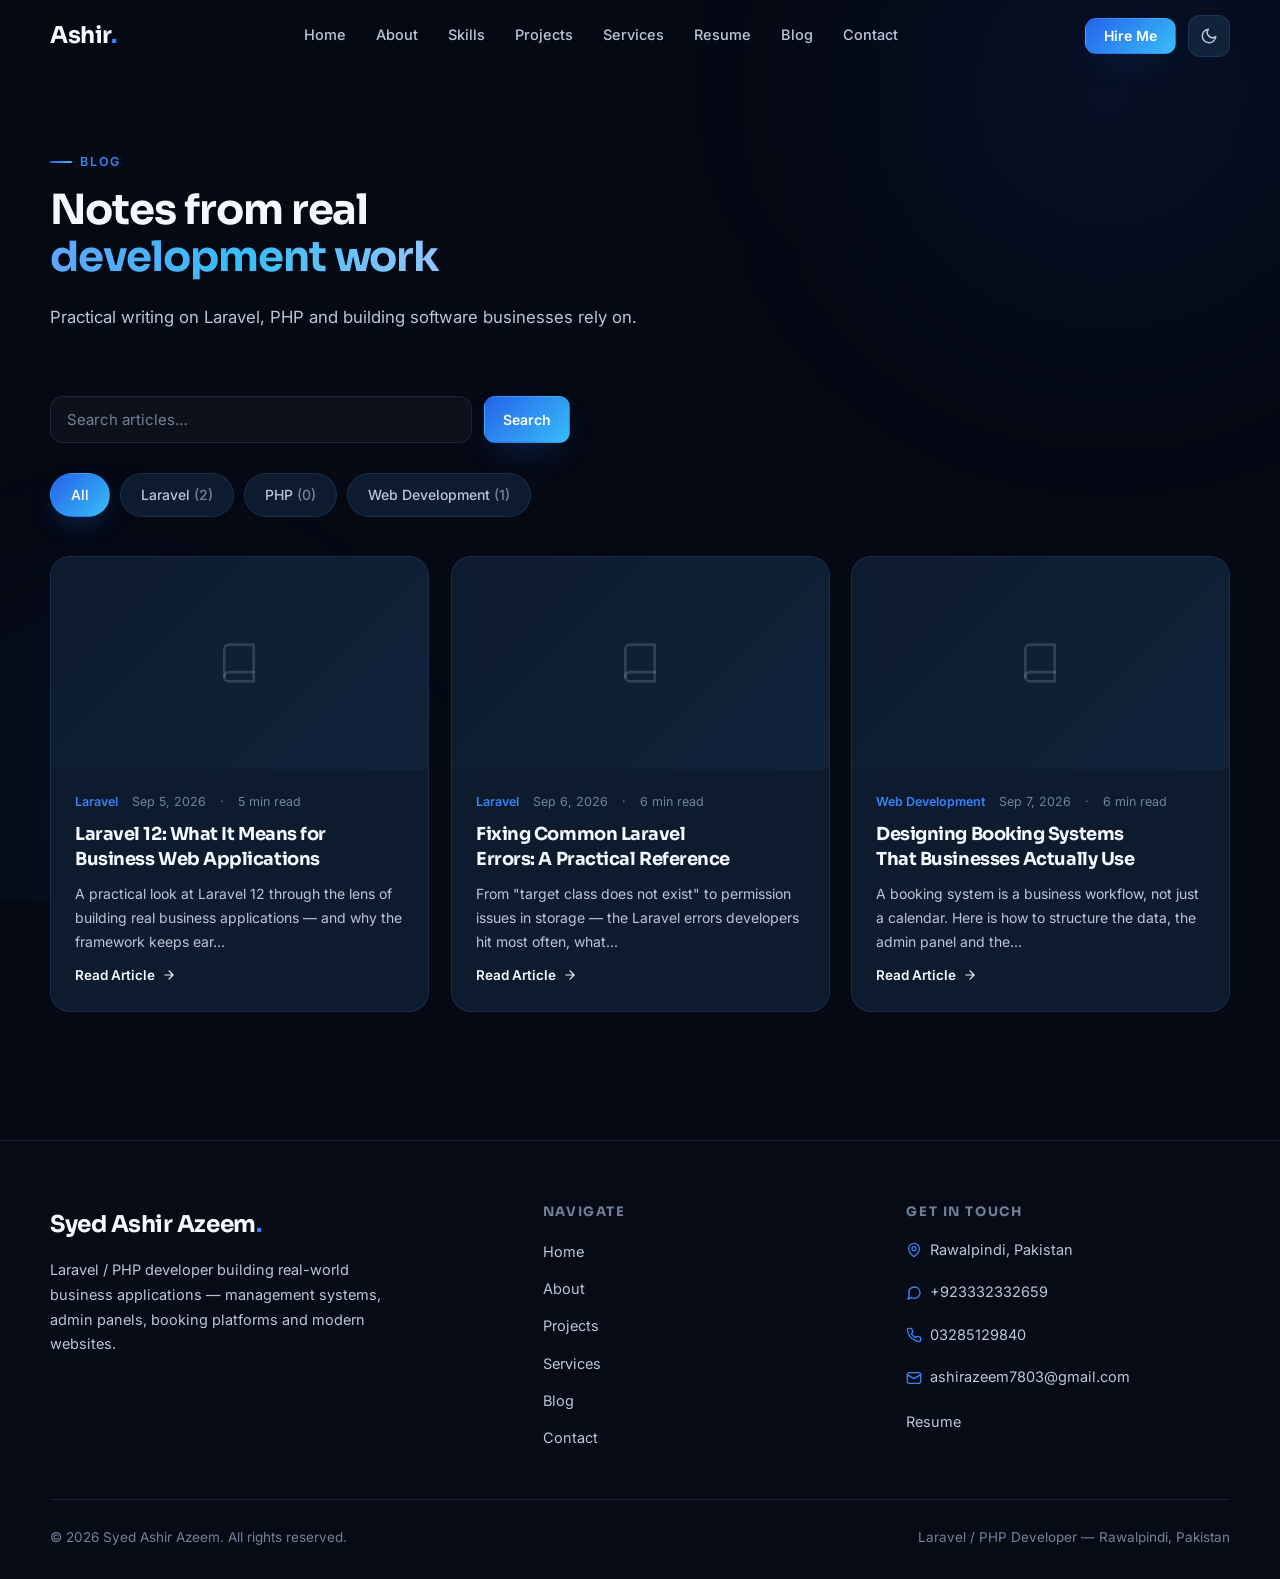
<file: blog/index.html>
<!DOCTYPE html>
<html lang="en">
<head>
    <meta charset="utf-8">
    <meta name="viewport" content="width=device-width, initial-scale=1">
    <meta name="csrf-token" content="wFnSI2x1YsgPpq5Tkb9CpEciHE7yk1TM1JQWm5gI">

    <title>Blog | Syed Ashir Azeem</title>
<meta name="description" content="Articles on Laravel, PHP, MySQL and building real business web applications.">
<meta name="keywords" content="Laravel developer, PHP developer, Rawalpindi, Pakistan, web development, admin panels, booking systems, business management systems">
<link rel="canonical" href="../blog/index.html">

<meta property="og:type" content="website">
<meta property="og:site_name" content="Syed Ashir Azeem">
<meta property="og:title" content="Blog | Syed Ashir Azeem">
<meta property="og:description" content="Articles on Laravel, PHP, MySQL and building real business web applications.">
<meta property="og:url" content="../blog">
<meta property="og:image" content="../images/og-default.svg">

<meta name="twitter:card" content="summary_large_image">
<meta name="twitter:title" content="Blog | Syed Ashir Azeem">
<meta name="twitter:description" content="Articles on Laravel, PHP, MySQL and building real business web applications.">
<meta name="twitter:image" content="../images/og-default.svg">

<link rel="icon" href="../favicon.svg" type="image/svg+xml">



    <link rel="preconnect" href="https://fonts.googleapis.com">
    <link rel="preconnect" href="https://fonts.gstatic.com" crossorigin>
    <link href="https://fonts.googleapis.com/css2?family=Inter:wght@400;500;600;700&family=Sora:wght@600;700;800&family=JetBrains+Mono:wght@400;500&display=swap" rel="stylesheet">
    <link rel="stylesheet" href="../css/app.css?v=1789198400">
</head>
<body>
    <div class="page-loader" aria-hidden="true">
        <div>
            <div class="loader-logo">Ashir<span class="dot">.</span></div>
            <div class="loader-bar"></div>
        </div>
    </div>

    <div class="bg-orbs" aria-hidden="true"></div>
    <div class="scroll-progress" aria-hidden="true"></div>

    <nav class="navbar" aria-label="Main navigation">
    <div class="container nav-inner">
        <a href="../index.html" class="logo" aria-label="Syed Ashir Azeem — home">Ashir<span class="dot">.</span></a>

        <ul class="nav-links">
            <li><a href="../index.html">Home</a></li>
            <li><a href="../index.html#about">About</a></li>
            <li><a href="../index.html#skills">Skills</a></li>
            <li><a href="../projects/index.html">Projects</a></li>
            <li><a href="../index.html#services">Services</a></li>
            <li><a href="../resume/index.html">Resume</a></li>
            <li><a href="../blog/index.html">Blog</a></li>
            <li><a href="../contact/index.html">Contact</a></li>
        </ul>

        <div class="nav-cta">
            <a href="../contact/index.html" class="btn btn-primary btn-sm magnetic">Hire Me</a>
            <button class="theme-toggle" aria-label="Toggle light / dark theme" title="Toggle theme">
                <svg width="18" height="18" viewBox="0 0 24 24" fill="none" stroke="currentColor" stroke-width="2" stroke-linecap="round" stroke-linejoin="round"><path d="M21 12.8A9 9 0 1 1 11.2 3 7 7 0 0 0 21 12.8z"/></svg>
            </button>
            <button class="hamburger" aria-label="Open menu" aria-expanded="false">
                <span></span><span></span><span></span>
            </button>
        </div>
    </div>
</nav>

<div class="mobile-menu" role="menu">
    <a href="../index.html">Home <span class="m-arrow">→</span></a>
    <a href="../index.html#about">About <span class="m-arrow">→</span></a>
    <a href="../index.html#skills">Skills <span class="m-arrow">→</span></a>
    <a href="../projects/index.html">Projects <span class="m-arrow">→</span></a>
    <a href="../index.html#services">Services <span class="m-arrow">→</span></a>
    <a href="../resume/index.html">Resume <span class="m-arrow">→</span></a>
    <a href="../blog/index.html">Blog <span class="m-arrow">→</span></a>
    <a href="../contact/index.html">Contact <span class="m-arrow">→</span></a>
</div>

    <main id="content">
        <section class="section" style="padding-top: calc(var(--nav-h) + 72px);">
        <div class="container">
            <div class="section-head reveal" style="max-width: 620px;">
                <span class="eyebrow">Blog</span>
                <h1 class="section-title">Notes from real <span class="grad-text">development work</span></h1>
                <p class="section-sub">Practical writing on Laravel, PHP and building software businesses rely on.</p>
            </div>

            
            <form method="GET" action="../blog" class="reveal" style="display: flex; gap: 12px; max-width: 520px; margin-bottom: 30px;">
                <input type="text" name="q" value="" placeholder="Search articles…" class="form-control" aria-label="Search articles">
                                <button type="submit" class="btn btn-primary btn-sm">Search</button>
            </form>

            
                            <div class="filter-pills reveal" style="--reveal-delay:.05s">
                    <a href="../blog/index.html" class="filter-pill active">All</a>
                                            <a href="../blog?category=laravel" class="filter-pill ">
                            Laravel <span style="opacity: .6">(2)</span>
                        </a>
                                            <a href="../blog?category=php" class="filter-pill ">
                            PHP <span style="opacity: .6">(0)</span>
                        </a>
                                            <a href="../blog?category=web-development" class="filter-pill ">
                            Web Development <span style="opacity: .6">(1)</span>
                        </a>
                                    </div>
            
                            <div class="blog-grid">
                                            <article class="blog-card reveal" style="--reveal-delay: 0s">
    <a href="../blog/laravel-12-what-it-means-for-business-web-applications" class="blog-media" aria-label="Laravel 12: What It Means for Business Web Applications">
                    <div style="display:grid;place-items:center;height:100%;">
                <svg width="44" height="44" viewBox="0 0 24 24" fill="none" stroke="rgba(255,255,255,0.14)" stroke-width="1.5" stroke-linecap="round" stroke-linejoin="round"><path d="M4 19.5A2.5 2.5 0 0 1 6.5 17H20"/><path d="M6.5 2H20v20H6.5A2.5 2.5 0 0 1 4 19.5v-15A2.5 2.5 0 0 1 6.5 2z"/></svg>
            </div>
            </a>
    <div class="blog-body">
        <div class="blog-meta">
                            <span class="cat">Laravel</span>
                        <span>Sep 5, 2026</span>
            <span>·</span>
            <span>5 min read</span>
        </div>
        <h3 class="blog-title"><a href="../blog/laravel-12-what-it-means-for-business-web-applications">Laravel 12: What It Means for Business Web Applications</a></h3>
        <p class="blog-excerpt">A practical look at Laravel 12 through the lens of building real business applications — and why the framework keeps ear...</p>
        <a href="../blog/laravel-12-what-it-means-for-business-web-applications" class="link-arrow" style="font-size: 13.5px;">
            Read Article
            <svg width="14" height="14" viewBox="0 0 24 24" fill="none" stroke="currentColor" stroke-width="2" stroke-linecap="round" stroke-linejoin="round"><path d="M5 12h14M12 5l7 7-7 7"/></svg>
        </a>
    </div>
</article>
                                            <article class="blog-card reveal" style="--reveal-delay: 0.08s">
    <a href="../blog/fixing-common-laravel-errors-a-practical-reference" class="blog-media" aria-label="Fixing Common Laravel Errors: A Practical Reference">
                    <div style="display:grid;place-items:center;height:100%;">
                <svg width="44" height="44" viewBox="0 0 24 24" fill="none" stroke="rgba(255,255,255,0.14)" stroke-width="1.5" stroke-linecap="round" stroke-linejoin="round"><path d="M4 19.5A2.5 2.5 0 0 1 6.5 17H20"/><path d="M6.5 2H20v20H6.5A2.5 2.5 0 0 1 4 19.5v-15A2.5 2.5 0 0 1 6.5 2z"/></svg>
            </div>
            </a>
    <div class="blog-body">
        <div class="blog-meta">
                            <span class="cat">Laravel</span>
                        <span>Sep 6, 2026</span>
            <span>·</span>
            <span>6 min read</span>
        </div>
        <h3 class="blog-title"><a href="../blog/fixing-common-laravel-errors-a-practical-reference">Fixing Common Laravel Errors: A Practical Reference</a></h3>
        <p class="blog-excerpt">From &quot;target class does not exist&quot; to permission issues in storage — the Laravel errors developers hit most often, what...</p>
        <a href="../blog/fixing-common-laravel-errors-a-practical-reference" class="link-arrow" style="font-size: 13.5px;">
            Read Article
            <svg width="14" height="14" viewBox="0 0 24 24" fill="none" stroke="currentColor" stroke-width="2" stroke-linecap="round" stroke-linejoin="round"><path d="M5 12h14M12 5l7 7-7 7"/></svg>
        </a>
    </div>
</article>
                                            <article class="blog-card reveal" style="--reveal-delay: 0.16s">
    <a href="../blog/designing-booking-systems-that-businesses-actually-use" class="blog-media" aria-label="Designing Booking Systems That Businesses Actually Use">
                    <div style="display:grid;place-items:center;height:100%;">
                <svg width="44" height="44" viewBox="0 0 24 24" fill="none" stroke="rgba(255,255,255,0.14)" stroke-width="1.5" stroke-linecap="round" stroke-linejoin="round"><path d="M4 19.5A2.5 2.5 0 0 1 6.5 17H20"/><path d="M6.5 2H20v20H6.5A2.5 2.5 0 0 1 4 19.5v-15A2.5 2.5 0 0 1 6.5 2z"/></svg>
            </div>
            </a>
    <div class="blog-body">
        <div class="blog-meta">
                            <span class="cat">Web Development</span>
                        <span>Sep 7, 2026</span>
            <span>·</span>
            <span>6 min read</span>
        </div>
        <h3 class="blog-title"><a href="../blog/designing-booking-systems-that-businesses-actually-use">Designing Booking Systems That Businesses Actually Use</a></h3>
        <p class="blog-excerpt">A booking system is a business workflow, not just a calendar. Here is how to structure the data, the admin panel and the...</p>
        <a href="../blog/designing-booking-systems-that-businesses-actually-use" class="link-arrow" style="font-size: 13.5px;">
            Read Article
            <svg width="14" height="14" viewBox="0 0 24 24" fill="none" stroke="currentColor" stroke-width="2" stroke-linecap="round" stroke-linejoin="round"><path d="M5 12h14M12 5l7 7-7 7"/></svg>
        </a>
    </div>
</article>
                                    </div>

                                    </div>
    </section>
    </main>

    <footer class="footer">
    <div class="container">
        <div class="footer-grid">
            <div class="footer-about">
                <a href="../index.html" class="logo">Syed Ashir Azeem<span class="dot">.</span></a>
                <p>Laravel / PHP developer building real-world business applications — management systems, admin panels, booking platforms and modern websites.</p>

                                            </div>

            <div>
                <h4>Navigate</h4>
                <ul class="footer-links">
                    <li><a href="../index.html">Home</a></li>
                    <li><a href="../index.html#about">About</a></li>
                    <li><a href="../projects/index.html">Projects</a></li>
                    <li><a href="../index.html#services">Services</a></li>
                    <li><a href="../blog/index.html">Blog</a></li>
                    <li><a href="../contact/index.html">Contact</a></li>
                </ul>
            </div>

            <div>
                <h4>Get in touch</h4>
                <ul class="footer-links" style="gap: 14px;">
                                            <li>
                            <a href="https://maps.google.com/?q=Rawalpindi%2C+Pakistan" target="_blank" rel="noopener noreferrer" aria-label="Location" style="display: inline-flex; align-items: center; gap: 8px;">
                                <svg width="16" height="16" viewBox="0 0 24 24" fill="none" stroke="var(--accent)" stroke-width="2" stroke-linecap="round" stroke-linejoin="round" style="flex-shrink: 0;"><path d="M20 10c0 6-8 12-8 12s-8-6-8-12a8 8 0 0 1 16 0z"/><circle cx="12" cy="10" r="3"/></svg>
                                <span>Rawalpindi, Pakistan</span>
                            </a>
                        </li>
                                                                <li>
                            <a href="https://wa.me/923332332659" target="_blank" rel="noopener noreferrer" aria-label="WhatsApp" style="display: inline-flex; align-items: center; gap: 8px;">
                                <svg width="16" height="16" viewBox="0 0 24 24" fill="none" stroke="var(--accent)" stroke-width="2" stroke-linecap="round" stroke-linejoin="round" style="flex-shrink: 0;"><path d="M21 11.5a8.38 8.38 0 0 1-.9 3.8 8.5 8.5 0 0 1-7.6 4.7 8.38 8.38 0 0 1-3.8-.9L3 21l1.9-5.7a8.38 8.38 0 0 1-.9-3.8 8.5 8.5 0 0 1 4.7-7.6 8.38 8.38 0 0 1 3.8-.9h.5a8.48 8.48 0 0 1 8 8v.5z"/></svg>
                                <span>+923332332659</span>
                            </a>
                        </li>
                                                                <li>
                            <a href="tel:03285129840" aria-label="Call Ashir" style="display: inline-flex; align-items: center; gap: 8px;">
                                <svg width="16" height="16" viewBox="0 0 24 24" fill="none" stroke="var(--accent)" stroke-width="2" stroke-linecap="round" stroke-linejoin="round" style="flex-shrink: 0;"><path d="M22 16.9v3a2 2 0 0 1-2.2 2 19.8 19.8 0 0 1-8.6-3.1 19.5 19.5 0 0 1-6-6A19.8 19.8 0 0 1 2.1 4.2 2 2 0 0 1 4.1 2h3a2 2 0 0 1 2 1.7c.13 1 .36 1.96.7 2.9a2 2 0 0 1-.45 2.1L8.1 10a16 16 0 0 0 6 6l1.3-1.3a2 2 0 0 1 2.1-.45c.94.34 1.9.57 2.9.7a2 2 0 0 1 1.6 2z"/></svg>
                                <span>03285129840</span>
                            </a>
                        </li>
                                                                <li>
                            <a href="mailto:ashirazeem7803@gmail.com" aria-label="Email Ashir" style="display: inline-flex; align-items: center; gap: 8px;">
                                <svg width="16" height="16" viewBox="0 0 24 24" fill="none" stroke="var(--accent)" stroke-width="2" stroke-linecap="round" stroke-linejoin="round" style="flex-shrink: 0;"><rect x="2" y="4" width="20" height="16" rx="3"/><path d="m2 7 10 6L22 7"/></svg>
                                <span>ashirazeem7803@gmail.com</span>
                            </a>
                        </li>
                                        <li><a href="../resume/index.html">Resume</a></li>
                </ul>

                                            </div>
        </div>

        <div class="footer-bottom">
            <span>© 2026 Syed Ashir Azeem. All rights reserved.</span>
            <span>Laravel / PHP Developer — Rawalpindi, Pakistan</span>
        </div>
    </div>
</footer>

    <button class="back-top" aria-label="Back to top">
        <svg width="20" height="20" viewBox="0 0 24 24" fill="none" stroke="currentColor" stroke-width="2" stroke-linecap="round" stroke-linejoin="round"><path d="M12 19V5M5 12l7-7 7 7"/></svg>
    </button>

    <script src="../js/app.js?v=1788854218" defer></script>
</body>
</html>
</file>
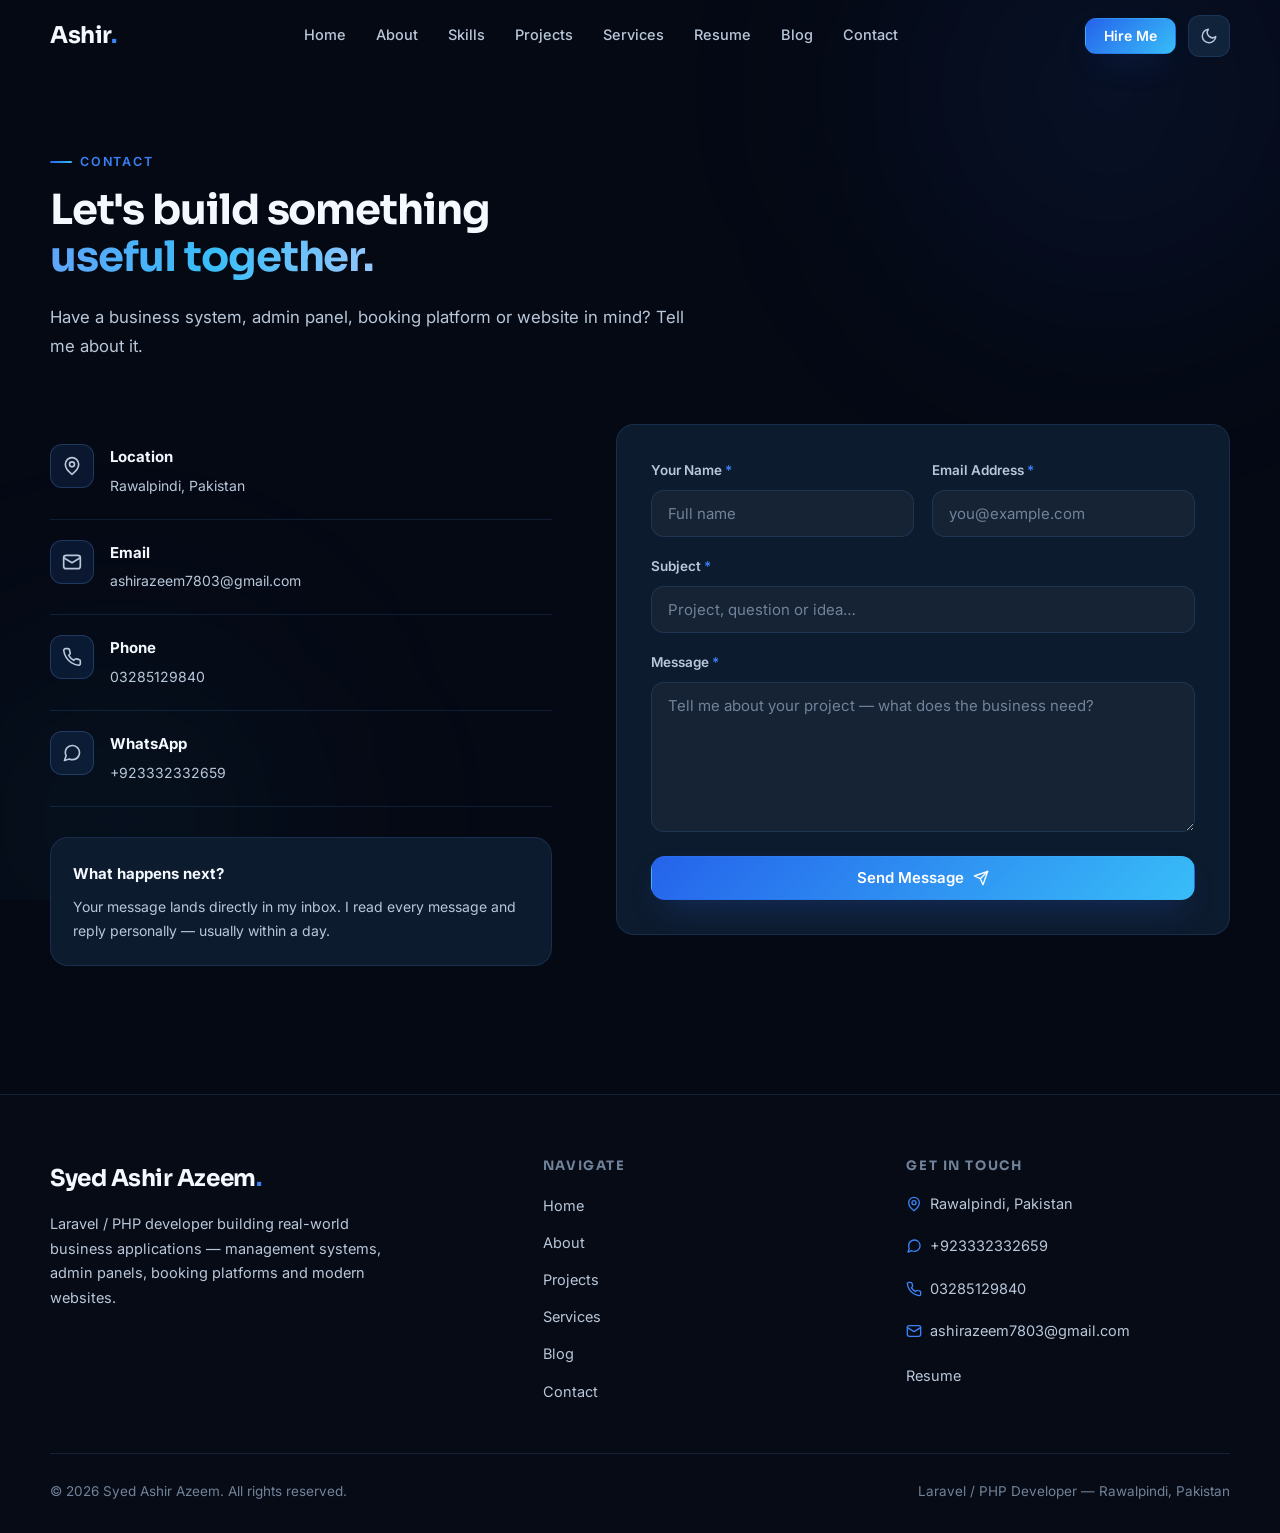
<file: contact/index.html>
<!DOCTYPE html>
<html lang="en">
<head>
    <meta charset="utf-8">
    <meta name="viewport" content="width=device-width, initial-scale=1">
    <meta name="csrf-token" content="R6lRTBCOotCtaIUgXd2U6sJWFtudKX3D0HM3aCVy">

    <title>Contact | Syed Ashir Azeem</title>
<meta name="description" content="Get in touch with Syed Ashir Azeem — Laravel / PHP developer in Rawalpindi, Pakistan.">
<meta name="keywords" content="Laravel developer, PHP developer, Rawalpindi, Pakistan, web development, admin panels, booking systems, business management systems">
<link rel="canonical" href="../contact/index.html">

<meta property="og:type" content="website">
<meta property="og:site_name" content="Syed Ashir Azeem">
<meta property="og:title" content="Contact | Syed Ashir Azeem">
<meta property="og:description" content="Get in touch with Syed Ashir Azeem — Laravel / PHP developer in Rawalpindi, Pakistan.">
<meta property="og:url" content="../contact">
<meta property="og:image" content="../images/og-default.svg">

<meta name="twitter:card" content="summary_large_image">
<meta name="twitter:title" content="Contact | Syed Ashir Azeem">
<meta name="twitter:description" content="Get in touch with Syed Ashir Azeem — Laravel / PHP developer in Rawalpindi, Pakistan.">
<meta name="twitter:image" content="../images/og-default.svg">

<link rel="icon" href="../favicon.svg" type="image/svg+xml">



    <link rel="preconnect" href="https://fonts.googleapis.com">
    <link rel="preconnect" href="https://fonts.gstatic.com" crossorigin>
    <link href="https://fonts.googleapis.com/css2?family=Inter:wght@400;500;600;700&family=Sora:wght@600;700;800&family=JetBrains+Mono:wght@400;500&display=swap" rel="stylesheet">
    <link rel="stylesheet" href="../css/app.css?v=1789198400">
</head>
<body>
    <div class="page-loader" aria-hidden="true">
        <div>
            <div class="loader-logo">Ashir<span class="dot">.</span></div>
            <div class="loader-bar"></div>
        </div>
    </div>

    <div class="bg-orbs" aria-hidden="true"></div>
    <div class="scroll-progress" aria-hidden="true"></div>

    <nav class="navbar" aria-label="Main navigation">
    <div class="container nav-inner">
        <a href="../index.html" class="logo" aria-label="Syed Ashir Azeem — home">Ashir<span class="dot">.</span></a>

        <ul class="nav-links">
            <li><a href="../index.html">Home</a></li>
            <li><a href="../index.html#about">About</a></li>
            <li><a href="../index.html#skills">Skills</a></li>
            <li><a href="../projects/index.html">Projects</a></li>
            <li><a href="../index.html#services">Services</a></li>
            <li><a href="../resume/index.html">Resume</a></li>
            <li><a href="../blog/index.html">Blog</a></li>
            <li><a href="../contact/index.html">Contact</a></li>
        </ul>

        <div class="nav-cta">
            <a href="../contact/index.html" class="btn btn-primary btn-sm magnetic">Hire Me</a>
            <button class="theme-toggle" aria-label="Toggle light / dark theme" title="Toggle theme">
                <svg width="18" height="18" viewBox="0 0 24 24" fill="none" stroke="currentColor" stroke-width="2" stroke-linecap="round" stroke-linejoin="round"><path d="M21 12.8A9 9 0 1 1 11.2 3 7 7 0 0 0 21 12.8z"/></svg>
            </button>
            <button class="hamburger" aria-label="Open menu" aria-expanded="false">
                <span></span><span></span><span></span>
            </button>
        </div>
    </div>
</nav>

<div class="mobile-menu" role="menu">
    <a href="../index.html">Home <span class="m-arrow">→</span></a>
    <a href="../index.html#about">About <span class="m-arrow">→</span></a>
    <a href="../index.html#skills">Skills <span class="m-arrow">→</span></a>
    <a href="../projects/index.html">Projects <span class="m-arrow">→</span></a>
    <a href="../index.html#services">Services <span class="m-arrow">→</span></a>
    <a href="../resume/index.html">Resume <span class="m-arrow">→</span></a>
    <a href="../blog/index.html">Blog <span class="m-arrow">→</span></a>
    <a href="../contact/index.html">Contact <span class="m-arrow">→</span></a>
</div>

    <main id="content">
        <section class="section" style="padding-top: calc(var(--nav-h) + 72px);">
        <div class="container">
            <div class="section-head reveal" style="max-width: 640px;">
                <span class="eyebrow">Contact</span>
                <h1 class="section-title">Let's build something <span class="grad-text">useful together.</span></h1>
                <p class="section-sub">Have a business system, admin panel, booking platform or website in mind? Tell me about it.</p>
            </div>

            <div class="contact-grid">
                <div class="reveal" style="--reveal-delay:.1s">
                    <div class="contact-info-card">
                        <span class="card-icon"><svg width="20" height="20" viewBox="0 0 24 24" fill="none" stroke="currentColor" stroke-width="2" stroke-linecap="round" stroke-linejoin="round"><path d="M20 10c0 6-8 12-8 12s-8-6-8-12a8 8 0 0 1 16 0z"/><circle cx="12" cy="10" r="3"/></svg></span>
                        <div>
                            <strong>Location</strong>
                            <span>Rawalpindi, Pakistan</span>
                        </div>
                    </div>

                                            <div class="contact-info-card">
                            <span class="card-icon"><svg width="20" height="20" viewBox="0 0 24 24" fill="none" stroke="currentColor" stroke-width="2" stroke-linecap="round" stroke-linejoin="round"><rect x="2" y="4" width="20" height="16" rx="3"/><path d="m2 7 10 6L22 7"/></svg></span>
                            <div>
                                <strong>Email</strong>
                                <a href="mailto:ashirazeem7803@gmail.com" aria-label="Email Ashir">ashirazeem7803@gmail.com</a>
                            </div>
                        </div>
                    
                                            <div class="contact-info-card">
                            <span class="card-icon"><svg width="20" height="20" viewBox="0 0 24 24" fill="none" stroke="currentColor" stroke-width="2" stroke-linecap="round" stroke-linejoin="round"><path d="M22 16.9v3a2 2 0 0 1-2.2 2 19.8 19.8 0 0 1-8.6-3.1 19.5 19.5 0 0 1-6-6A19.8 19.8 0 0 1 2.1 4.2 2 2 0 0 1 4.1 2h3a2 2 0 0 1 2 1.7c.13 1 .36 1.96.7 2.9a2 2 0 0 1-.45 2.1L8.1 10a16 16 0 0 0 6 6l1.3-1.3a2 2 0 0 1 2.1-.45c.94.34 1.9.57 2.9.7a2 2 0 0 1 1.6 2z"/></svg></span>
                            <div>
                                <strong>Phone</strong>
                                <a href="tel:03285129840" aria-label="Call Ashir">03285129840</a>
                            </div>
                        </div>
                    
                                            <div class="contact-info-card">
                            <span class="card-icon"><svg width="20" height="20" viewBox="0 0 24 24" fill="none" stroke="currentColor" stroke-width="2" stroke-linecap="round" stroke-linejoin="round"><path d="M21 11.5a8.38 8.38 0 0 1-.9 3.8 8.5 8.5 0 0 1-7.6 4.7 8.38 8.38 0 0 1-3.8-.9L3 21l1.9-5.7a8.38 8.38 0 0 1-.9-3.8 8.5 8.5 0 0 1 4.7-7.6 8.38 8.38 0 0 1 3.8-.9h.5a8.48 8.48 0 0 1 8 8v.5z"/></svg></span>
                            <div>
                                <strong>WhatsApp</strong>
                                <a href="https://wa.me/923332332659" aria-label="WhatsApp" target="_blank" rel="noopener noreferrer">+923332332659</a>
                            </div>
                        </div>
                    
                                        
                    <div class="card" style="margin-top: 30px; padding: 22px;">
                        <strong style="font-size: 15px;">What happens next?</strong>
                        <p style="font-size: 14px; color: var(--text-soft); margin: 8px 0 0;">
                            Your message lands directly in my inbox. I read every message and reply
                            personally — usually within a day.
                        </p>
                    </div>
                </div>

                <div class="card reveal" style="--reveal-delay:.2s; padding: 34px;">
                    <div data-form-status></div>

                    <form method="POST" action="../contact" data-contact-form novalidate>
                        <input type="hidden" name="_token" value="R6lRTBCOotCtaIUgXd2U6sJWFtudKX3D0HM3aCVy" autocomplete="off">                        <div class="form-grid">
                            <div class="form-group">
                                <label class="form-label" for="name">Your Name <span class="req">*</span></label>
                                <input class="form-control" id="name" type="text" name="name" placeholder="Full name" value="" required>
                            </div>
                            <div class="form-group">
                                <label class="form-label" for="email">Email Address <span class="req">*</span></label>
                                <input class="form-control" id="email" type="email" name="email" placeholder="you@example.com" value="" required>
                            </div>
                            <div class="form-group full">
                                <label class="form-label" for="subject">Subject <span class="req">*</span></label>
                                <input class="form-control" id="subject" type="text" name="subject" placeholder="Project, question or idea…" value="" required>
                            </div>
                            <div class="form-group full">
                                <label class="form-label" for="message">Message <span class="req">*</span></label>
                                <textarea class="form-control" id="message" name="message" placeholder="Tell me about your project — what does the business need?" required></textarea>
                            </div>
                        </div>

                        <button type="submit" class="btn btn-accent magnetic" style="margin-top: 24px; width: 100%;">
                            Send Message
                            <svg class="btn-arrow" width="16" height="16" viewBox="0 0 24 24" fill="none" stroke="currentColor" stroke-width="2" stroke-linecap="round" stroke-linejoin="round"><path d="m22 2-7 20-4-9-9-4z"/><path d="M22 2 11 13"/></svg>
                        </button>
                    </form>
                </div>
            </div>
        </div>
    </section>
    </main>

    <footer class="footer">
    <div class="container">
        <div class="footer-grid">
            <div class="footer-about">
                <a href="../index.html" class="logo">Syed Ashir Azeem<span class="dot">.</span></a>
                <p>Laravel / PHP developer building real-world business applications — management systems, admin panels, booking platforms and modern websites.</p>

                                            </div>

            <div>
                <h4>Navigate</h4>
                <ul class="footer-links">
                    <li><a href="../index.html">Home</a></li>
                    <li><a href="../index.html#about">About</a></li>
                    <li><a href="../projects/index.html">Projects</a></li>
                    <li><a href="../index.html#services">Services</a></li>
                    <li><a href="../blog/index.html">Blog</a></li>
                    <li><a href="../contact/index.html">Contact</a></li>
                </ul>
            </div>

            <div>
                <h4>Get in touch</h4>
                <ul class="footer-links" style="gap: 14px;">
                                            <li>
                            <a href="https://maps.google.com/?q=Rawalpindi%2C+Pakistan" target="_blank" rel="noopener noreferrer" aria-label="Location" style="display: inline-flex; align-items: center; gap: 8px;">
                                <svg width="16" height="16" viewBox="0 0 24 24" fill="none" stroke="var(--accent)" stroke-width="2" stroke-linecap="round" stroke-linejoin="round" style="flex-shrink: 0;"><path d="M20 10c0 6-8 12-8 12s-8-6-8-12a8 8 0 0 1 16 0z"/><circle cx="12" cy="10" r="3"/></svg>
                                <span>Rawalpindi, Pakistan</span>
                            </a>
                        </li>
                                                                <li>
                            <a href="https://wa.me/923332332659" target="_blank" rel="noopener noreferrer" aria-label="WhatsApp" style="display: inline-flex; align-items: center; gap: 8px;">
                                <svg width="16" height="16" viewBox="0 0 24 24" fill="none" stroke="var(--accent)" stroke-width="2" stroke-linecap="round" stroke-linejoin="round" style="flex-shrink: 0;"><path d="M21 11.5a8.38 8.38 0 0 1-.9 3.8 8.5 8.5 0 0 1-7.6 4.7 8.38 8.38 0 0 1-3.8-.9L3 21l1.9-5.7a8.38 8.38 0 0 1-.9-3.8 8.5 8.5 0 0 1 4.7-7.6 8.38 8.38 0 0 1 3.8-.9h.5a8.48 8.48 0 0 1 8 8v.5z"/></svg>
                                <span>+923332332659</span>
                            </a>
                        </li>
                                                                <li>
                            <a href="tel:03285129840" aria-label="Call Ashir" style="display: inline-flex; align-items: center; gap: 8px;">
                                <svg width="16" height="16" viewBox="0 0 24 24" fill="none" stroke="var(--accent)" stroke-width="2" stroke-linecap="round" stroke-linejoin="round" style="flex-shrink: 0;"><path d="M22 16.9v3a2 2 0 0 1-2.2 2 19.8 19.8 0 0 1-8.6-3.1 19.5 19.5 0 0 1-6-6A19.8 19.8 0 0 1 2.1 4.2 2 2 0 0 1 4.1 2h3a2 2 0 0 1 2 1.7c.13 1 .36 1.96.7 2.9a2 2 0 0 1-.45 2.1L8.1 10a16 16 0 0 0 6 6l1.3-1.3a2 2 0 0 1 2.1-.45c.94.34 1.9.57 2.9.7a2 2 0 0 1 1.6 2z"/></svg>
                                <span>03285129840</span>
                            </a>
                        </li>
                                                                <li>
                            <a href="mailto:ashirazeem7803@gmail.com" aria-label="Email Ashir" style="display: inline-flex; align-items: center; gap: 8px;">
                                <svg width="16" height="16" viewBox="0 0 24 24" fill="none" stroke="var(--accent)" stroke-width="2" stroke-linecap="round" stroke-linejoin="round" style="flex-shrink: 0;"><rect x="2" y="4" width="20" height="16" rx="3"/><path d="m2 7 10 6L22 7"/></svg>
                                <span>ashirazeem7803@gmail.com</span>
                            </a>
                        </li>
                                        <li><a href="../resume/index.html">Resume</a></li>
                </ul>

                                            </div>
        </div>

        <div class="footer-bottom">
            <span>© 2026 Syed Ashir Azeem. All rights reserved.</span>
            <span>Laravel / PHP Developer — Rawalpindi, Pakistan</span>
        </div>
    </div>
</footer>

    <button class="back-top" aria-label="Back to top">
        <svg width="20" height="20" viewBox="0 0 24 24" fill="none" stroke="currentColor" stroke-width="2" stroke-linecap="round" stroke-linejoin="round"><path d="M12 19V5M5 12l7-7 7 7"/></svg>
    </button>

    <script src="../js/app.js?v=1788854218" defer></script>
</body>
</html>
</file>
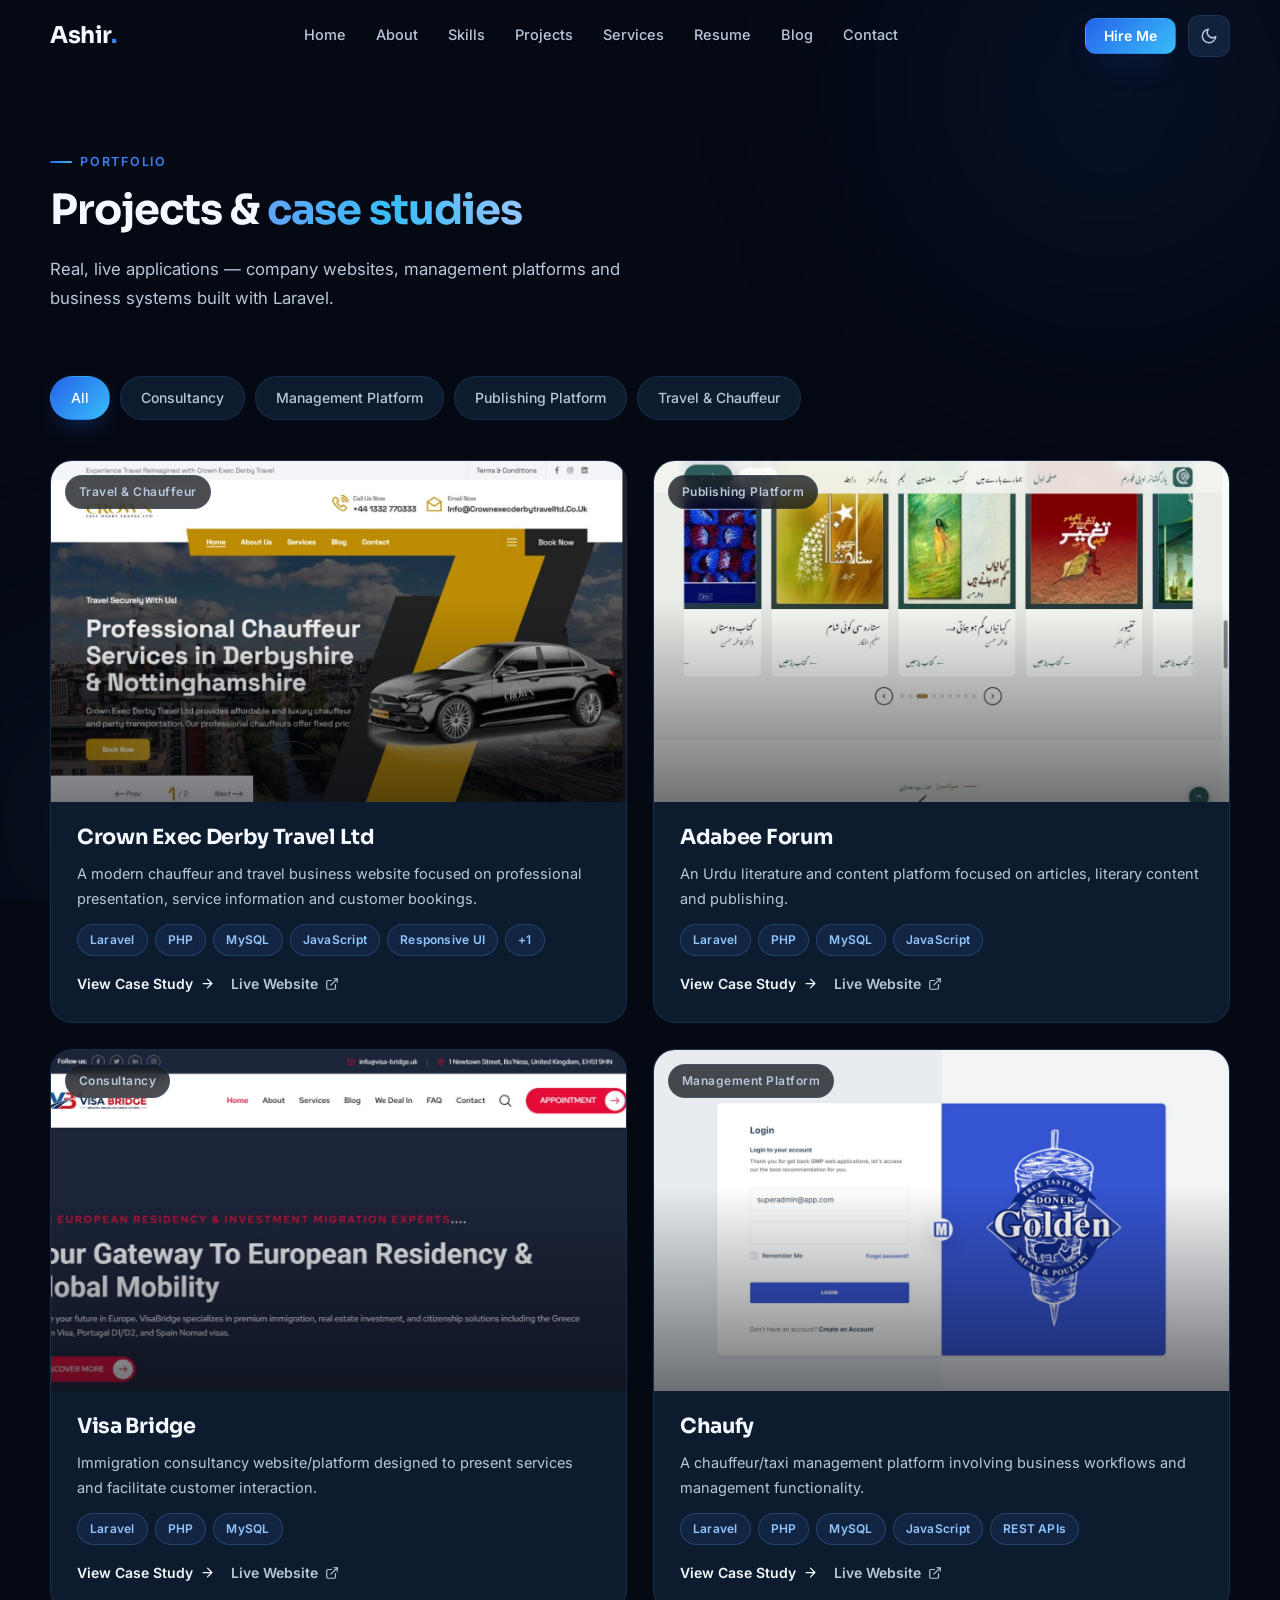
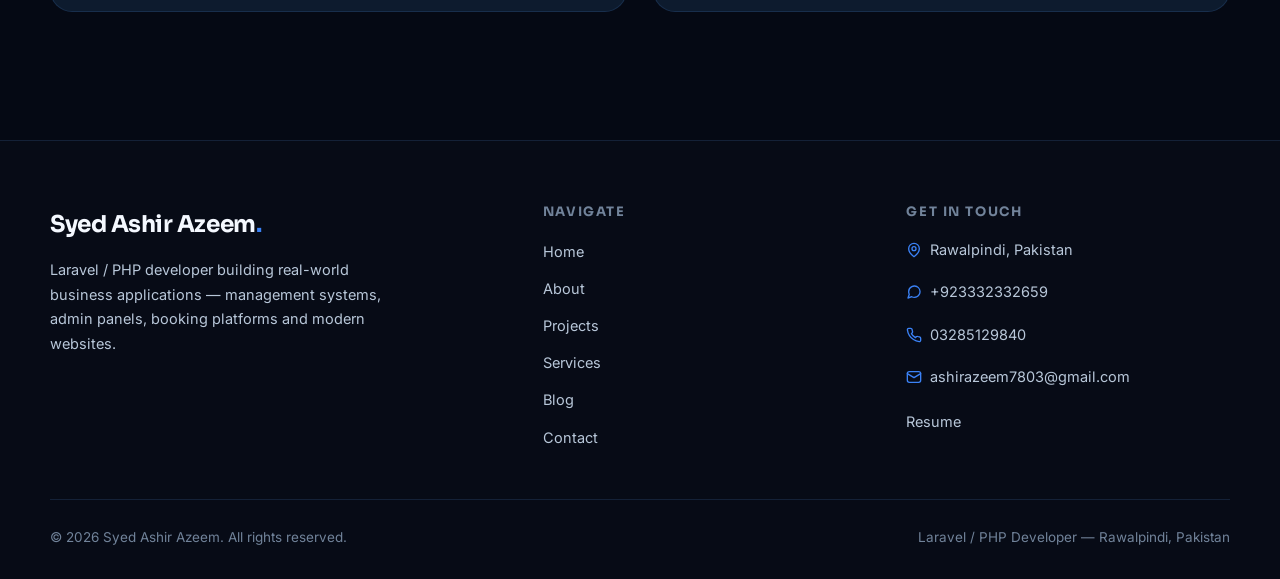
<file: projects/index.html>
<!DOCTYPE html>
<html lang="en">
<head>
    <meta charset="utf-8">
    <meta name="viewport" content="width=device-width, initial-scale=1">
    <meta name="csrf-token" content="40dmBHM6v2nDx7zNrbZ52aOldQ2MaaDrJb2bgPIb">

    <title>Projects | Syed Ashir Azeem</title>
<meta name="description" content="Web applications, business systems and websites built with Laravel and PHP by Syed Ashir Azeem.">
<meta name="keywords" content="Laravel developer, PHP developer, Rawalpindi, Pakistan, web development, admin panels, booking systems, business management systems">
<link rel="canonical" href="../projects/index.html">

<meta property="og:type" content="website">
<meta property="og:site_name" content="Syed Ashir Azeem">
<meta property="og:title" content="Projects | Syed Ashir Azeem">
<meta property="og:description" content="Web applications, business systems and websites built with Laravel and PHP by Syed Ashir Azeem.">
<meta property="og:url" content="../projects">
<meta property="og:image" content="../images/og-default.svg">

<meta name="twitter:card" content="summary_large_image">
<meta name="twitter:title" content="Projects | Syed Ashir Azeem">
<meta name="twitter:description" content="Web applications, business systems and websites built with Laravel and PHP by Syed Ashir Azeem.">
<meta name="twitter:image" content="../images/og-default.svg">

<link rel="icon" href="../favicon.svg" type="image/svg+xml">



    <link rel="preconnect" href="https://fonts.googleapis.com">
    <link rel="preconnect" href="https://fonts.gstatic.com" crossorigin>
    <link href="https://fonts.googleapis.com/css2?family=Inter:wght@400;500;600;700&family=Sora:wght@600;700;800&family=JetBrains+Mono:wght@400;500&display=swap" rel="stylesheet">
    <link rel="stylesheet" href="../css/app.css?v=1789198400">
</head>
<body>
    <div class="page-loader" aria-hidden="true">
        <div>
            <div class="loader-logo">Ashir<span class="dot">.</span></div>
            <div class="loader-bar"></div>
        </div>
    </div>

    <div class="bg-orbs" aria-hidden="true"></div>
    <div class="scroll-progress" aria-hidden="true"></div>

    <nav class="navbar" aria-label="Main navigation">
    <div class="container nav-inner">
        <a href="../index.html" class="logo" aria-label="Syed Ashir Azeem — home">Ashir<span class="dot">.</span></a>

        <ul class="nav-links">
            <li><a href="../index.html">Home</a></li>
            <li><a href="../index.html#about">About</a></li>
            <li><a href="../index.html#skills">Skills</a></li>
            <li><a href="../projects/index.html">Projects</a></li>
            <li><a href="../index.html#services">Services</a></li>
            <li><a href="../resume/index.html">Resume</a></li>
            <li><a href="../blog/index.html">Blog</a></li>
            <li><a href="../contact/index.html">Contact</a></li>
        </ul>

        <div class="nav-cta">
            <a href="../contact/index.html" class="btn btn-primary btn-sm magnetic">Hire Me</a>
            <button class="theme-toggle" aria-label="Toggle light / dark theme" title="Toggle theme">
                <svg width="18" height="18" viewBox="0 0 24 24" fill="none" stroke="currentColor" stroke-width="2" stroke-linecap="round" stroke-linejoin="round"><path d="M21 12.8A9 9 0 1 1 11.2 3 7 7 0 0 0 21 12.8z"/></svg>
            </button>
            <button class="hamburger" aria-label="Open menu" aria-expanded="false">
                <span></span><span></span><span></span>
            </button>
        </div>
    </div>
</nav>

<div class="mobile-menu" role="menu">
    <a href="../index.html">Home <span class="m-arrow">→</span></a>
    <a href="../index.html#about">About <span class="m-arrow">→</span></a>
    <a href="../index.html#skills">Skills <span class="m-arrow">→</span></a>
    <a href="../projects/index.html">Projects <span class="m-arrow">→</span></a>
    <a href="../index.html#services">Services <span class="m-arrow">→</span></a>
    <a href="../resume/index.html">Resume <span class="m-arrow">→</span></a>
    <a href="../blog/index.html">Blog <span class="m-arrow">→</span></a>
    <a href="../contact/index.html">Contact <span class="m-arrow">→</span></a>
</div>

    <main id="content">
        <section class="section" style="padding-top: calc(var(--nav-h) + 72px);">
        <div class="container">
            <div class="section-head reveal">
                <span class="eyebrow">Portfolio</span>
                <h1 class="section-title">Projects & <span class="grad-text">case studies</span></h1>
                <p class="section-sub">Real, live applications — company websites, management platforms and business systems built with Laravel.</p>
            </div>

                            <div class="filter-pills reveal" style="--reveal-delay:.1s">
                    <a href="../projects/index.html" class="filter-pill active">All</a>
                                            <a href="../projects?category=Consultancy" class="filter-pill ">Consultancy</a>
                                            <a href="../projects?category=Management%20Platform" class="filter-pill ">Management Platform</a>
                                            <a href="../projects?category=Publishing%20Platform" class="filter-pill ">Publishing Platform</a>
                                            <a href="../projects?category=Travel%20%26%20Chauffeur" class="filter-pill ">Travel &amp; Chauffeur</a>
                                    </div>
            
                            <div class="projects-grid">
                                            <article class="project-card reveal" style="--reveal-delay: 0s">
    <div class="project-media">
        <span class="project-cat">Travel &amp; Chauffeur</span>
                    <a href="https://crownexecderbytravelltd.co.uk/" target="_blank" rel="noopener" class="project-live">
                <svg width="14" height="14" viewBox="0 0 24 24" fill="none" stroke="currentColor" stroke-width="2" stroke-linecap="round" stroke-linejoin="round"><path d="M18 13v6a2 2 0 0 1-2 2H5a2 2 0 0 1-2-2V8a2 2 0 0 1 2-2h6"/><path d="M15 3h6v6"/><path d="M10 14 21 3"/></svg>
                Live
            </a>
                            <img src="../images/projects/crown-exec-derby.jpg" alt="Crown Exec Derby Travel Ltd — project screenshot" loading="lazy" width="640" height="380">
            </div>
    <div class="project-body">
        <h3 class="project-title"><a href="../projects/crown-exec-derby-travel-ltd">Crown Exec Derby Travel Ltd</a></h3>
        <p class="project-desc">A modern chauffeur and travel business website focused on professional presentation, service information and customer bookings.</p>
                    <div class="tech-list">
                                    <span class="tech-pill">Laravel</span>
                                    <span class="tech-pill">PHP</span>
                                    <span class="tech-pill">MySQL</span>
                                    <span class="tech-pill">JavaScript</span>
                                    <span class="tech-pill">Responsive UI</span>
                                                    <span class="tech-pill">+1</span>
                            </div>
                <div class="project-links">
            <a href="../projects/crown-exec-derby-travel-ltd" class="link-arrow">
                View Case Study
                <svg width="15" height="15" viewBox="0 0 24 24" fill="none" stroke="currentColor" stroke-width="2" stroke-linecap="round" stroke-linejoin="round"><path d="M5 12h14M12 5l7 7-7 7"/></svg>
            </a>
                            <a href="https://crownexecderbytravelltd.co.uk/" target="_blank" rel="noopener" class="link-arrow" style="color: var(--text-soft);">
                    Live Website
                    <svg width="14" height="14" viewBox="0 0 24 24" fill="none" stroke="currentColor" stroke-width="2" stroke-linecap="round" stroke-linejoin="round"><path d="M18 13v6a2 2 0 0 1-2 2H5a2 2 0 0 1-2-2V8a2 2 0 0 1 2-2h6"/><path d="M15 3h6v6"/><path d="M10 14 21 3"/></svg>
                </a>
                    </div>
    </div>
</article>
                                            <article class="project-card reveal" style="--reveal-delay: 0.1s">
    <div class="project-media">
        <span class="project-cat">Publishing Platform</span>
                    <a href="https://adabeeforum.com/" target="_blank" rel="noopener" class="project-live">
                <svg width="14" height="14" viewBox="0 0 24 24" fill="none" stroke="currentColor" stroke-width="2" stroke-linecap="round" stroke-linejoin="round"><path d="M18 13v6a2 2 0 0 1-2 2H5a2 2 0 0 1-2-2V8a2 2 0 0 1 2-2h6"/><path d="M15 3h6v6"/><path d="M10 14 21 3"/></svg>
                Live
            </a>
                            <img src="../images/projects/adabee-forum.jpg" alt="Adabee Forum — project screenshot" loading="lazy" width="640" height="380">
            </div>
    <div class="project-body">
        <h3 class="project-title"><a href="../projects/adabee-forum">Adabee Forum</a></h3>
        <p class="project-desc">An Urdu literature and content platform focused on articles, literary content and publishing.</p>
                    <div class="tech-list">
                                    <span class="tech-pill">Laravel</span>
                                    <span class="tech-pill">PHP</span>
                                    <span class="tech-pill">MySQL</span>
                                    <span class="tech-pill">JavaScript</span>
                                            </div>
                <div class="project-links">
            <a href="../projects/adabee-forum" class="link-arrow">
                View Case Study
                <svg width="15" height="15" viewBox="0 0 24 24" fill="none" stroke="currentColor" stroke-width="2" stroke-linecap="round" stroke-linejoin="round"><path d="M5 12h14M12 5l7 7-7 7"/></svg>
            </a>
                            <a href="https://adabeeforum.com/" target="_blank" rel="noopener" class="link-arrow" style="color: var(--text-soft);">
                    Live Website
                    <svg width="14" height="14" viewBox="0 0 24 24" fill="none" stroke="currentColor" stroke-width="2" stroke-linecap="round" stroke-linejoin="round"><path d="M18 13v6a2 2 0 0 1-2 2H5a2 2 0 0 1-2-2V8a2 2 0 0 1 2-2h6"/><path d="M15 3h6v6"/><path d="M10 14 21 3"/></svg>
                </a>
                    </div>
    </div>
</article>
                                            <article class="project-card reveal" style="--reveal-delay: 0s">
    <div class="project-media">
        <span class="project-cat">Consultancy</span>
                    <a href="https://visa-bridge.uk/" target="_blank" rel="noopener" class="project-live">
                <svg width="14" height="14" viewBox="0 0 24 24" fill="none" stroke="currentColor" stroke-width="2" stroke-linecap="round" stroke-linejoin="round"><path d="M18 13v6a2 2 0 0 1-2 2H5a2 2 0 0 1-2-2V8a2 2 0 0 1 2-2h6"/><path d="M15 3h6v6"/><path d="M10 14 21 3"/></svg>
                Live
            </a>
                            <img src="../images/projects/visa-bridge.jpg" alt="Visa Bridge — project screenshot" loading="lazy" width="640" height="380">
            </div>
    <div class="project-body">
        <h3 class="project-title"><a href="../projects/visa-bridge">Visa Bridge</a></h3>
        <p class="project-desc">Immigration consultancy website/platform designed to present services and facilitate customer interaction.</p>
                    <div class="tech-list">
                                    <span class="tech-pill">Laravel</span>
                                    <span class="tech-pill">PHP</span>
                                    <span class="tech-pill">MySQL</span>
                                            </div>
                <div class="project-links">
            <a href="../projects/visa-bridge" class="link-arrow">
                View Case Study
                <svg width="15" height="15" viewBox="0 0 24 24" fill="none" stroke="currentColor" stroke-width="2" stroke-linecap="round" stroke-linejoin="round"><path d="M5 12h14M12 5l7 7-7 7"/></svg>
            </a>
                            <a href="https://visa-bridge.uk/" target="_blank" rel="noopener" class="link-arrow" style="color: var(--text-soft);">
                    Live Website
                    <svg width="14" height="14" viewBox="0 0 24 24" fill="none" stroke="currentColor" stroke-width="2" stroke-linecap="round" stroke-linejoin="round"><path d="M18 13v6a2 2 0 0 1-2 2H5a2 2 0 0 1-2-2V8a2 2 0 0 1 2-2h6"/><path d="M15 3h6v6"/><path d="M10 14 21 3"/></svg>
                </a>
                    </div>
    </div>
</article>
                                            <article class="project-card reveal" style="--reveal-delay: 0.1s">
    <div class="project-media">
        <span class="project-cat">Management Platform</span>
                    <a href="https://chaufy.uk/login" target="_blank" rel="noopener" class="project-live">
                <svg width="14" height="14" viewBox="0 0 24 24" fill="none" stroke="currentColor" stroke-width="2" stroke-linecap="round" stroke-linejoin="round"><path d="M18 13v6a2 2 0 0 1-2 2H5a2 2 0 0 1-2-2V8a2 2 0 0 1 2-2h6"/><path d="M15 3h6v6"/><path d="M10 14 21 3"/></svg>
                Live
            </a>
                            <img src="../images/projects/chaufy.jpg" alt="Chaufy — project screenshot" loading="lazy" width="640" height="380">
            </div>
    <div class="project-body">
        <h3 class="project-title"><a href="../projects/chaufy">Chaufy</a></h3>
        <p class="project-desc">A chauffeur/taxi management platform involving business workflows and management functionality.</p>
                    <div class="tech-list">
                                    <span class="tech-pill">Laravel</span>
                                    <span class="tech-pill">PHP</span>
                                    <span class="tech-pill">MySQL</span>
                                    <span class="tech-pill">JavaScript</span>
                                    <span class="tech-pill">REST APIs</span>
                                            </div>
                <div class="project-links">
            <a href="../projects/chaufy" class="link-arrow">
                View Case Study
                <svg width="15" height="15" viewBox="0 0 24 24" fill="none" stroke="currentColor" stroke-width="2" stroke-linecap="round" stroke-linejoin="round"><path d="M5 12h14M12 5l7 7-7 7"/></svg>
            </a>
                            <a href="https://chaufy.uk/login" target="_blank" rel="noopener" class="link-arrow" style="color: var(--text-soft);">
                    Live Website
                    <svg width="14" height="14" viewBox="0 0 24 24" fill="none" stroke="currentColor" stroke-width="2" stroke-linecap="round" stroke-linejoin="round"><path d="M18 13v6a2 2 0 0 1-2 2H5a2 2 0 0 1-2-2V8a2 2 0 0 1 2-2h6"/><path d="M15 3h6v6"/><path d="M10 14 21 3"/></svg>
                </a>
                    </div>
    </div>
</article>
                                    </div>

                                    </div>
    </section>
    </main>

    <footer class="footer">
    <div class="container">
        <div class="footer-grid">
            <div class="footer-about">
                <a href="../index.html" class="logo">Syed Ashir Azeem<span class="dot">.</span></a>
                <p>Laravel / PHP developer building real-world business applications — management systems, admin panels, booking platforms and modern websites.</p>

                                            </div>

            <div>
                <h4>Navigate</h4>
                <ul class="footer-links">
                    <li><a href="../index.html">Home</a></li>
                    <li><a href="../index.html#about">About</a></li>
                    <li><a href="../projects/index.html">Projects</a></li>
                    <li><a href="../index.html#services">Services</a></li>
                    <li><a href="../blog/index.html">Blog</a></li>
                    <li><a href="../contact/index.html">Contact</a></li>
                </ul>
            </div>

            <div>
                <h4>Get in touch</h4>
                <ul class="footer-links" style="gap: 14px;">
                                            <li>
                            <a href="https://maps.google.com/?q=Rawalpindi%2C+Pakistan" target="_blank" rel="noopener noreferrer" aria-label="Location" style="display: inline-flex; align-items: center; gap: 8px;">
                                <svg width="16" height="16" viewBox="0 0 24 24" fill="none" stroke="var(--accent)" stroke-width="2" stroke-linecap="round" stroke-linejoin="round" style="flex-shrink: 0;"><path d="M20 10c0 6-8 12-8 12s-8-6-8-12a8 8 0 0 1 16 0z"/><circle cx="12" cy="10" r="3"/></svg>
                                <span>Rawalpindi, Pakistan</span>
                            </a>
                        </li>
                                                                <li>
                            <a href="https://wa.me/923332332659" target="_blank" rel="noopener noreferrer" aria-label="WhatsApp" style="display: inline-flex; align-items: center; gap: 8px;">
                                <svg width="16" height="16" viewBox="0 0 24 24" fill="none" stroke="var(--accent)" stroke-width="2" stroke-linecap="round" stroke-linejoin="round" style="flex-shrink: 0;"><path d="M21 11.5a8.38 8.38 0 0 1-.9 3.8 8.5 8.5 0 0 1-7.6 4.7 8.38 8.38 0 0 1-3.8-.9L3 21l1.9-5.7a8.38 8.38 0 0 1-.9-3.8 8.5 8.5 0 0 1 4.7-7.6 8.38 8.38 0 0 1 3.8-.9h.5a8.48 8.48 0 0 1 8 8v.5z"/></svg>
                                <span>+923332332659</span>
                            </a>
                        </li>
                                                                <li>
                            <a href="tel:03285129840" aria-label="Call Ashir" style="display: inline-flex; align-items: center; gap: 8px;">
                                <svg width="16" height="16" viewBox="0 0 24 24" fill="none" stroke="var(--accent)" stroke-width="2" stroke-linecap="round" stroke-linejoin="round" style="flex-shrink: 0;"><path d="M22 16.9v3a2 2 0 0 1-2.2 2 19.8 19.8 0 0 1-8.6-3.1 19.5 19.5 0 0 1-6-6A19.8 19.8 0 0 1 2.1 4.2 2 2 0 0 1 4.1 2h3a2 2 0 0 1 2 1.7c.13 1 .36 1.96.7 2.9a2 2 0 0 1-.45 2.1L8.1 10a16 16 0 0 0 6 6l1.3-1.3a2 2 0 0 1 2.1-.45c.94.34 1.9.57 2.9.7a2 2 0 0 1 1.6 2z"/></svg>
                                <span>03285129840</span>
                            </a>
                        </li>
                                                                <li>
                            <a href="mailto:ashirazeem7803@gmail.com" aria-label="Email Ashir" style="display: inline-flex; align-items: center; gap: 8px;">
                                <svg width="16" height="16" viewBox="0 0 24 24" fill="none" stroke="var(--accent)" stroke-width="2" stroke-linecap="round" stroke-linejoin="round" style="flex-shrink: 0;"><rect x="2" y="4" width="20" height="16" rx="3"/><path d="m2 7 10 6L22 7"/></svg>
                                <span>ashirazeem7803@gmail.com</span>
                            </a>
                        </li>
                                        <li><a href="../resume/index.html">Resume</a></li>
                </ul>

                                            </div>
        </div>

        <div class="footer-bottom">
            <span>© 2026 Syed Ashir Azeem. All rights reserved.</span>
            <span>Laravel / PHP Developer — Rawalpindi, Pakistan</span>
        </div>
    </div>
</footer>

    <button class="back-top" aria-label="Back to top">
        <svg width="20" height="20" viewBox="0 0 24 24" fill="none" stroke="currentColor" stroke-width="2" stroke-linecap="round" stroke-linejoin="round"><path d="M12 19V5M5 12l7-7 7 7"/></svg>
    </button>

    <script src="../js/app.js?v=1788854218" defer></script>
</body>
</html>
</file>
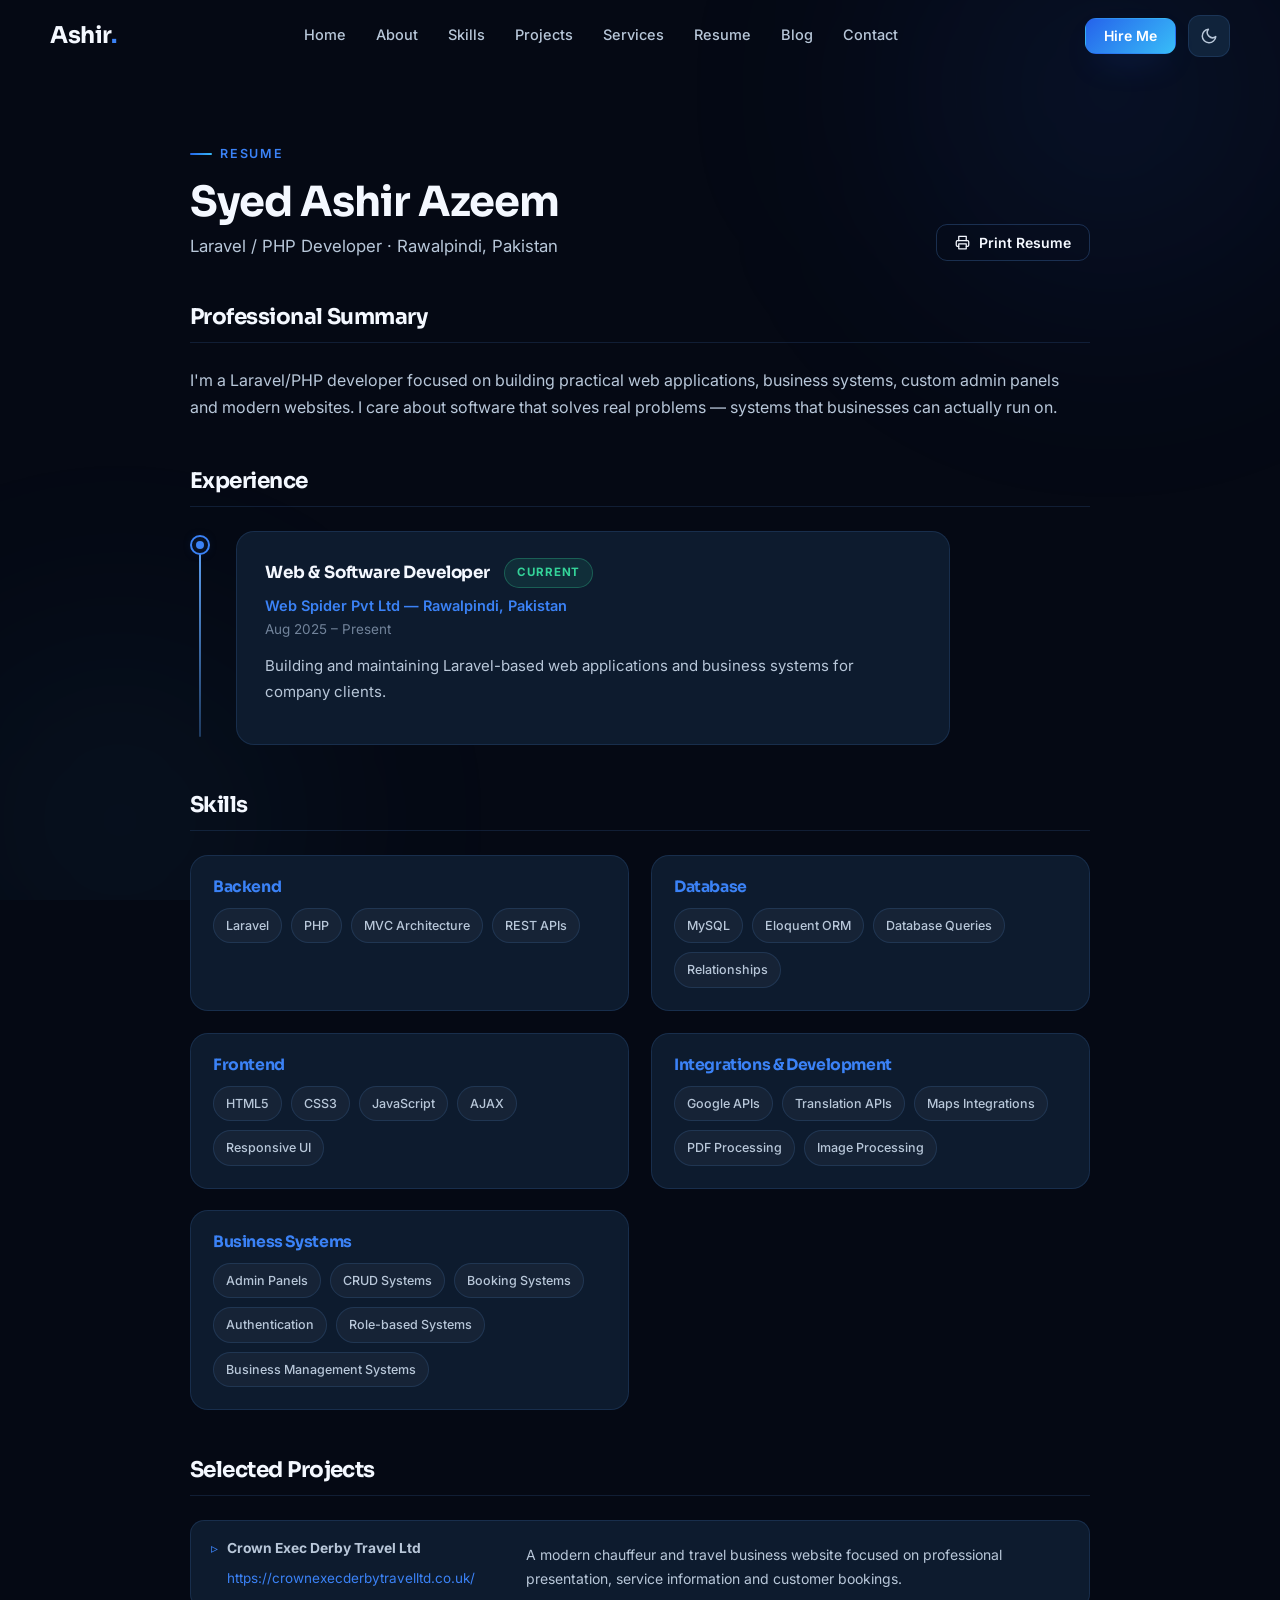
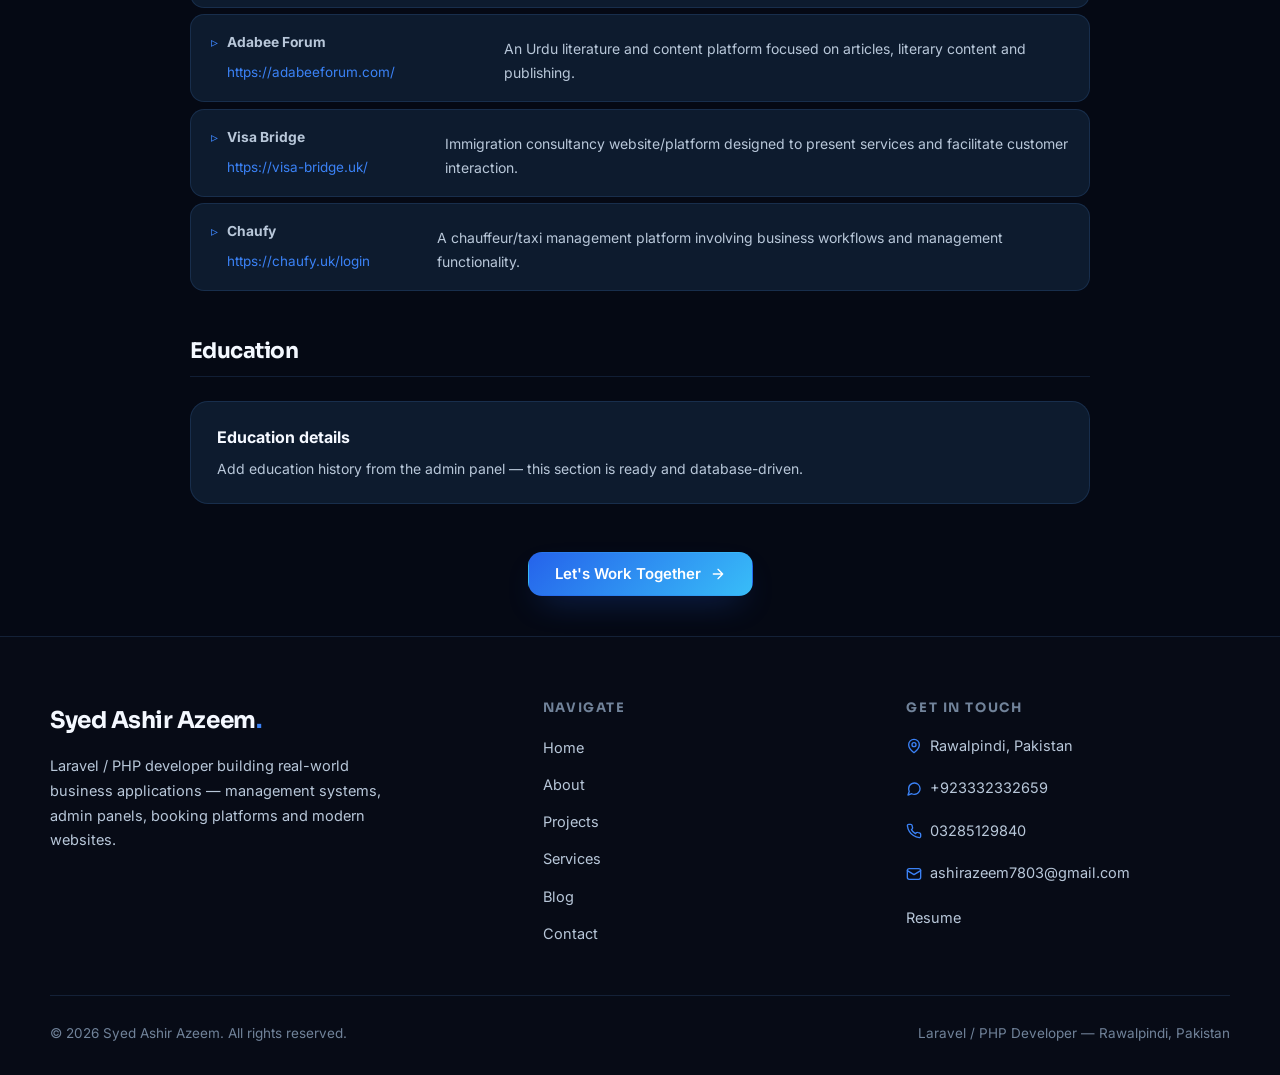
<file: resume/index.html>
<!DOCTYPE html>
<html lang="en">
<head>
    <meta charset="utf-8">
    <meta name="viewport" content="width=device-width, initial-scale=1">
    <meta name="csrf-token" content="DMHjHLfUSk9AOC0lJ5d20y4c7eXikhksJtvEImeN">

    <title>Resume | Syed Ashir Azeem</title>
<meta name="description" content="Resume of Syed Ashir Azeem — Laravel / PHP Developer from Rawalpindi, Pakistan.">
<meta name="keywords" content="Laravel developer, PHP developer, Rawalpindi, Pakistan, web development, admin panels, booking systems, business management systems">
<link rel="canonical" href="../resume/index.html">

<meta property="og:type" content="website">
<meta property="og:site_name" content="Syed Ashir Azeem">
<meta property="og:title" content="Resume | Syed Ashir Azeem">
<meta property="og:description" content="Resume of Syed Ashir Azeem — Laravel / PHP Developer from Rawalpindi, Pakistan.">
<meta property="og:url" content="../resume">
<meta property="og:image" content="../images/og-default.svg">

<meta name="twitter:card" content="summary_large_image">
<meta name="twitter:title" content="Resume | Syed Ashir Azeem">
<meta name="twitter:description" content="Resume of Syed Ashir Azeem — Laravel / PHP Developer from Rawalpindi, Pakistan.">
<meta name="twitter:image" content="../images/og-default.svg">

<link rel="icon" href="../favicon.svg" type="image/svg+xml">



    <link rel="preconnect" href="https://fonts.googleapis.com">
    <link rel="preconnect" href="https://fonts.gstatic.com" crossorigin>
    <link href="https://fonts.googleapis.com/css2?family=Inter:wght@400;500;600;700&family=Sora:wght@600;700;800&family=JetBrains+Mono:wght@400;500&display=swap" rel="stylesheet">
    <link rel="stylesheet" href="../css/app.css?v=1789198400">
</head>
<body>
    <div class="page-loader" aria-hidden="true">
        <div>
            <div class="loader-logo">Ashir<span class="dot">.</span></div>
            <div class="loader-bar"></div>
        </div>
    </div>

    <div class="bg-orbs" aria-hidden="true"></div>
    <div class="scroll-progress" aria-hidden="true"></div>

    <nav class="navbar" aria-label="Main navigation">
    <div class="container nav-inner">
        <a href="../index.html" class="logo" aria-label="Syed Ashir Azeem — home">Ashir<span class="dot">.</span></a>

        <ul class="nav-links">
            <li><a href="../index.html">Home</a></li>
            <li><a href="../index.html#about">About</a></li>
            <li><a href="../index.html#skills">Skills</a></li>
            <li><a href="../projects/index.html">Projects</a></li>
            <li><a href="../index.html#services">Services</a></li>
            <li><a href="../resume/index.html">Resume</a></li>
            <li><a href="../blog/index.html">Blog</a></li>
            <li><a href="../contact/index.html">Contact</a></li>
        </ul>

        <div class="nav-cta">
            <a href="../contact/index.html" class="btn btn-primary btn-sm magnetic">Hire Me</a>
            <button class="theme-toggle" aria-label="Toggle light / dark theme" title="Toggle theme">
                <svg width="18" height="18" viewBox="0 0 24 24" fill="none" stroke="currentColor" stroke-width="2" stroke-linecap="round" stroke-linejoin="round"><path d="M21 12.8A9 9 0 1 1 11.2 3 7 7 0 0 0 21 12.8z"/></svg>
            </button>
            <button class="hamburger" aria-label="Open menu" aria-expanded="false">
                <span></span><span></span><span></span>
            </button>
        </div>
    </div>
</nav>

<div class="mobile-menu" role="menu">
    <a href="../index.html">Home <span class="m-arrow">→</span></a>
    <a href="../index.html#about">About <span class="m-arrow">→</span></a>
    <a href="../index.html#skills">Skills <span class="m-arrow">→</span></a>
    <a href="../projects/index.html">Projects <span class="m-arrow">→</span></a>
    <a href="../index.html#services">Services <span class="m-arrow">→</span></a>
    <a href="../resume/index.html">Resume <span class="m-arrow">→</span></a>
    <a href="../blog/index.html">Blog <span class="m-arrow">→</span></a>
    <a href="../contact/index.html">Contact <span class="m-arrow">→</span></a>
</div>

    <main id="content">
        <div class="resume-paper">
        <div class="container resume-wrap">
            <div class="resume-header">
                <div>
                    <span class="eyebrow">Resume</span>
                    <h1 class="section-title" style="margin-bottom: 6px;">Syed Ashir Azeem</h1>
                    <p class="section-sub">Laravel / PHP Developer · Rawalpindi, Pakistan</p>
                </div>
                <div class="no-print" style="display: flex; gap: 12px;">
                                        <button onclick="window.print()" class="btn btn-outline btn-sm">
                        <svg width="15" height="15" viewBox="0 0 24 24" fill="none" stroke="currentColor" stroke-width="2" stroke-linecap="round" stroke-linejoin="round"><path d="M6 9V2h12v7"/><path d="M6 18H4a2 2 0 0 1-2-2v-5a2 2 0 0 1 2-2h16a2 2 0 0 1 2 2v5a2 2 0 0 1-2 2h-2"/><rect x="6" y="14" width="12" height="8"/></svg>
                        Print Resume
                    </button>
                </div>
            </div>

            
            <div class="resume-block">
                <h2>Professional Summary</h2>
                <p class="section-sub" style="font-size: 16px;">I&#039;m a Laravel/PHP developer focused on building practical web applications, business systems, custom admin panels and modern websites. I care about software that solves real problems — systems that businesses can actually run on.</p>
            </div>

            
                            <div class="resume-block">
                    <h2>Experience</h2>
                    <div class="timeline">
                                                    <div class="timeline-item reveal" style="--reveal-delay: 0s">
                                <div class="timeline-dot"></div>
                                <div class="timeline-card">
                                    <div class="timeline-top">
                                        <span class="timeline-role" style="font-size: 1.05rem;">Web &amp; Software Developer</span>
                                                                                    <span class="timeline-current">Current</span>
                                                                            </div>
                                    <div class="timeline-company">Web Spider Pvt Ltd — Rawalpindi, Pakistan</div>
                                    <div class="timeline-meta">Aug 2025 – Present</div>
                                                                            <p class="timeline-desc">Building and maintaining Laravel-based web applications and business systems for company clients.</p>
                                                                    </div>
                            </div>
                                            </div>
                </div>
            
            
            <div class="resume-block">
                <h2>Skills</h2>
                <div class="skills-grid" style="grid-template-columns: 1fr 1fr;">
                                            <div class="card reveal" style="--reveal-delay: 0s; padding: 22px;">
                            <h3 style="font-size: 0.98rem; margin-bottom: 12px; color: var(--accent);">Backend</h3>
                            <div class="skill-chips">
                                                                    <span class="chip" style="font-size: 12.5px; padding: 6px 12px;">Laravel</span>
                                                                    <span class="chip" style="font-size: 12.5px; padding: 6px 12px;">PHP</span>
                                                                    <span class="chip" style="font-size: 12.5px; padding: 6px 12px;">MVC Architecture</span>
                                                                    <span class="chip" style="font-size: 12.5px; padding: 6px 12px;">REST APIs</span>
                                                            </div>
                        </div>
                                            <div class="card reveal" style="--reveal-delay: 0.06s; padding: 22px;">
                            <h3 style="font-size: 0.98rem; margin-bottom: 12px; color: var(--accent);">Database</h3>
                            <div class="skill-chips">
                                                                    <span class="chip" style="font-size: 12.5px; padding: 6px 12px;">MySQL</span>
                                                                    <span class="chip" style="font-size: 12.5px; padding: 6px 12px;">Eloquent ORM</span>
                                                                    <span class="chip" style="font-size: 12.5px; padding: 6px 12px;">Database Queries</span>
                                                                    <span class="chip" style="font-size: 12.5px; padding: 6px 12px;">Relationships</span>
                                                            </div>
                        </div>
                                            <div class="card reveal" style="--reveal-delay: 0.12s; padding: 22px;">
                            <h3 style="font-size: 0.98rem; margin-bottom: 12px; color: var(--accent);">Frontend</h3>
                            <div class="skill-chips">
                                                                    <span class="chip" style="font-size: 12.5px; padding: 6px 12px;">HTML5</span>
                                                                    <span class="chip" style="font-size: 12.5px; padding: 6px 12px;">CSS3</span>
                                                                    <span class="chip" style="font-size: 12.5px; padding: 6px 12px;">JavaScript</span>
                                                                    <span class="chip" style="font-size: 12.5px; padding: 6px 12px;">AJAX</span>
                                                                    <span class="chip" style="font-size: 12.5px; padding: 6px 12px;">Responsive UI</span>
                                                            </div>
                        </div>
                                            <div class="card reveal" style="--reveal-delay: 0.18s; padding: 22px;">
                            <h3 style="font-size: 0.98rem; margin-bottom: 12px; color: var(--accent);">Integrations &amp; Development</h3>
                            <div class="skill-chips">
                                                                    <span class="chip" style="font-size: 12.5px; padding: 6px 12px;">Google APIs</span>
                                                                    <span class="chip" style="font-size: 12.5px; padding: 6px 12px;">Translation APIs</span>
                                                                    <span class="chip" style="font-size: 12.5px; padding: 6px 12px;">Maps Integrations</span>
                                                                    <span class="chip" style="font-size: 12.5px; padding: 6px 12px;">PDF Processing</span>
                                                                    <span class="chip" style="font-size: 12.5px; padding: 6px 12px;">Image Processing</span>
                                                            </div>
                        </div>
                                            <div class="card reveal" style="--reveal-delay: 0.24s; padding: 22px;">
                            <h3 style="font-size: 0.98rem; margin-bottom: 12px; color: var(--accent);">Business Systems</h3>
                            <div class="skill-chips">
                                                                    <span class="chip" style="font-size: 12.5px; padding: 6px 12px;">Admin Panels</span>
                                                                    <span class="chip" style="font-size: 12.5px; padding: 6px 12px;">CRUD Systems</span>
                                                                    <span class="chip" style="font-size: 12.5px; padding: 6px 12px;">Booking Systems</span>
                                                                    <span class="chip" style="font-size: 12.5px; padding: 6px 12px;">Authentication</span>
                                                                    <span class="chip" style="font-size: 12.5px; padding: 6px 12px;">Role-based Systems</span>
                                                                    <span class="chip" style="font-size: 12.5px; padding: 6px 12px;">Business Management Systems</span>
                                                            </div>
                        </div>
                                    </div>
            </div>

            
                            <div class="resume-block">
                    <h2>Selected Projects</h2>
                    <div class="timeline-list" style="grid-template-columns: 1fr;">
                                                    <li class="reveal" style="list-style: none; border: 1px solid var(--border); border-radius: 14px; padding: 16px 20px; background: var(--surface);">
                                <div class="resume-item-head">
                                    <a href="../projects/crown-exec-derby-travel-ltd" style="font-weight: 700;">Crown Exec Derby Travel Ltd</a>
                                                                            <a href="https://crownexecderbytravelltd.co.uk/" target="_blank" rel="noopener" class="when" style="color: var(--accent);">https://crownexecderbytravelltd.co.uk/</a>
                                                                    </div>
                                <p class="section-sub" style="font-size: 14px; margin: 6px 0 0;">A modern chauffeur and travel business website focused on professional presentation, service information and customer bookings.</p>
                            </li>
                                                    <li class="reveal" style="list-style: none; border: 1px solid var(--border); border-radius: 14px; padding: 16px 20px; background: var(--surface);">
                                <div class="resume-item-head">
                                    <a href="../projects/adabee-forum" style="font-weight: 700;">Adabee Forum</a>
                                                                            <a href="https://adabeeforum.com/" target="_blank" rel="noopener" class="when" style="color: var(--accent);">https://adabeeforum.com/</a>
                                                                    </div>
                                <p class="section-sub" style="font-size: 14px; margin: 6px 0 0;">An Urdu literature and content platform focused on articles, literary content and publishing.</p>
                            </li>
                                                    <li class="reveal" style="list-style: none; border: 1px solid var(--border); border-radius: 14px; padding: 16px 20px; background: var(--surface);">
                                <div class="resume-item-head">
                                    <a href="../projects/visa-bridge" style="font-weight: 700;">Visa Bridge</a>
                                                                            <a href="https://visa-bridge.uk/" target="_blank" rel="noopener" class="when" style="color: var(--accent);">https://visa-bridge.uk/</a>
                                                                    </div>
                                <p class="section-sub" style="font-size: 14px; margin: 6px 0 0;">Immigration consultancy website/platform designed to present services and facilitate customer interaction.</p>
                            </li>
                                                    <li class="reveal" style="list-style: none; border: 1px solid var(--border); border-radius: 14px; padding: 16px 20px; background: var(--surface);">
                                <div class="resume-item-head">
                                    <a href="../projects/chaufy" style="font-weight: 700;">Chaufy</a>
                                                                            <a href="https://chaufy.uk/login" target="_blank" rel="noopener" class="when" style="color: var(--accent);">https://chaufy.uk/login</a>
                                                                    </div>
                                <p class="section-sub" style="font-size: 14px; margin: 6px 0 0;">A chauffeur/taxi management platform involving business workflows and management functionality.</p>
                            </li>
                                            </div>
                </div>
            
            
            <div class="resume-block">
                <h2>Education</h2>
                                    <div class="card" style="padding: 22px 26px;">
                        <div class="resume-item-head">
                            <strong>Education details</strong>
                        </div>
                        <p class="section-sub" style="font-size: 14px; margin: 6px 0 0;">
                            Add education history from the admin panel — this section is ready and database-driven.
                        </p>
                    </div>
                            </div>

            <div class="no-print" style="text-align: center; padding-bottom: 40px;">
                <a href="../contact/index.html" class="btn btn-accent magnetic">
                    Let's Work Together
                    <svg class="btn-arrow" width="16" height="16" viewBox="0 0 24 24" fill="none" stroke="currentColor" stroke-width="2" stroke-linecap="round" stroke-linejoin="round"><path d="M5 12h14M12 5l7 7-7 7"/></svg>
                </a>
            </div>
        </div>
    </div>
    </main>

    <footer class="footer">
    <div class="container">
        <div class="footer-grid">
            <div class="footer-about">
                <a href="../index.html" class="logo">Syed Ashir Azeem<span class="dot">.</span></a>
                <p>Laravel / PHP developer building real-world business applications — management systems, admin panels, booking platforms and modern websites.</p>

                                            </div>

            <div>
                <h4>Navigate</h4>
                <ul class="footer-links">
                    <li><a href="../index.html">Home</a></li>
                    <li><a href="../index.html#about">About</a></li>
                    <li><a href="../projects/index.html">Projects</a></li>
                    <li><a href="../index.html#services">Services</a></li>
                    <li><a href="../blog/index.html">Blog</a></li>
                    <li><a href="../contact/index.html">Contact</a></li>
                </ul>
            </div>

            <div>
                <h4>Get in touch</h4>
                <ul class="footer-links" style="gap: 14px;">
                                            <li>
                            <a href="https://maps.google.com/?q=Rawalpindi%2C+Pakistan" target="_blank" rel="noopener noreferrer" aria-label="Location" style="display: inline-flex; align-items: center; gap: 8px;">
                                <svg width="16" height="16" viewBox="0 0 24 24" fill="none" stroke="var(--accent)" stroke-width="2" stroke-linecap="round" stroke-linejoin="round" style="flex-shrink: 0;"><path d="M20 10c0 6-8 12-8 12s-8-6-8-12a8 8 0 0 1 16 0z"/><circle cx="12" cy="10" r="3"/></svg>
                                <span>Rawalpindi, Pakistan</span>
                            </a>
                        </li>
                                                                <li>
                            <a href="https://wa.me/923332332659" target="_blank" rel="noopener noreferrer" aria-label="WhatsApp" style="display: inline-flex; align-items: center; gap: 8px;">
                                <svg width="16" height="16" viewBox="0 0 24 24" fill="none" stroke="var(--accent)" stroke-width="2" stroke-linecap="round" stroke-linejoin="round" style="flex-shrink: 0;"><path d="M21 11.5a8.38 8.38 0 0 1-.9 3.8 8.5 8.5 0 0 1-7.6 4.7 8.38 8.38 0 0 1-3.8-.9L3 21l1.9-5.7a8.38 8.38 0 0 1-.9-3.8 8.5 8.5 0 0 1 4.7-7.6 8.38 8.38 0 0 1 3.8-.9h.5a8.48 8.48 0 0 1 8 8v.5z"/></svg>
                                <span>+923332332659</span>
                            </a>
                        </li>
                                                                <li>
                            <a href="tel:03285129840" aria-label="Call Ashir" style="display: inline-flex; align-items: center; gap: 8px;">
                                <svg width="16" height="16" viewBox="0 0 24 24" fill="none" stroke="var(--accent)" stroke-width="2" stroke-linecap="round" stroke-linejoin="round" style="flex-shrink: 0;"><path d="M22 16.9v3a2 2 0 0 1-2.2 2 19.8 19.8 0 0 1-8.6-3.1 19.5 19.5 0 0 1-6-6A19.8 19.8 0 0 1 2.1 4.2 2 2 0 0 1 4.1 2h3a2 2 0 0 1 2 1.7c.13 1 .36 1.96.7 2.9a2 2 0 0 1-.45 2.1L8.1 10a16 16 0 0 0 6 6l1.3-1.3a2 2 0 0 1 2.1-.45c.94.34 1.9.57 2.9.7a2 2 0 0 1 1.6 2z"/></svg>
                                <span>03285129840</span>
                            </a>
                        </li>
                                                                <li>
                            <a href="mailto:ashirazeem7803@gmail.com" aria-label="Email Ashir" style="display: inline-flex; align-items: center; gap: 8px;">
                                <svg width="16" height="16" viewBox="0 0 24 24" fill="none" stroke="var(--accent)" stroke-width="2" stroke-linecap="round" stroke-linejoin="round" style="flex-shrink: 0;"><rect x="2" y="4" width="20" height="16" rx="3"/><path d="m2 7 10 6L22 7"/></svg>
                                <span>ashirazeem7803@gmail.com</span>
                            </a>
                        </li>
                                        <li><a href="../resume/index.html">Resume</a></li>
                </ul>

                                            </div>
        </div>

        <div class="footer-bottom">
            <span>© 2026 Syed Ashir Azeem. All rights reserved.</span>
            <span>Laravel / PHP Developer — Rawalpindi, Pakistan</span>
        </div>
    </div>
</footer>

    <button class="back-top" aria-label="Back to top">
        <svg width="20" height="20" viewBox="0 0 24 24" fill="none" stroke="currentColor" stroke-width="2" stroke-linecap="round" stroke-linejoin="round"><path d="M12 19V5M5 12l7-7 7 7"/></svg>
    </button>

    <script src="../js/app.js?v=1788854218" defer></script>
</body>
</html>
</file>
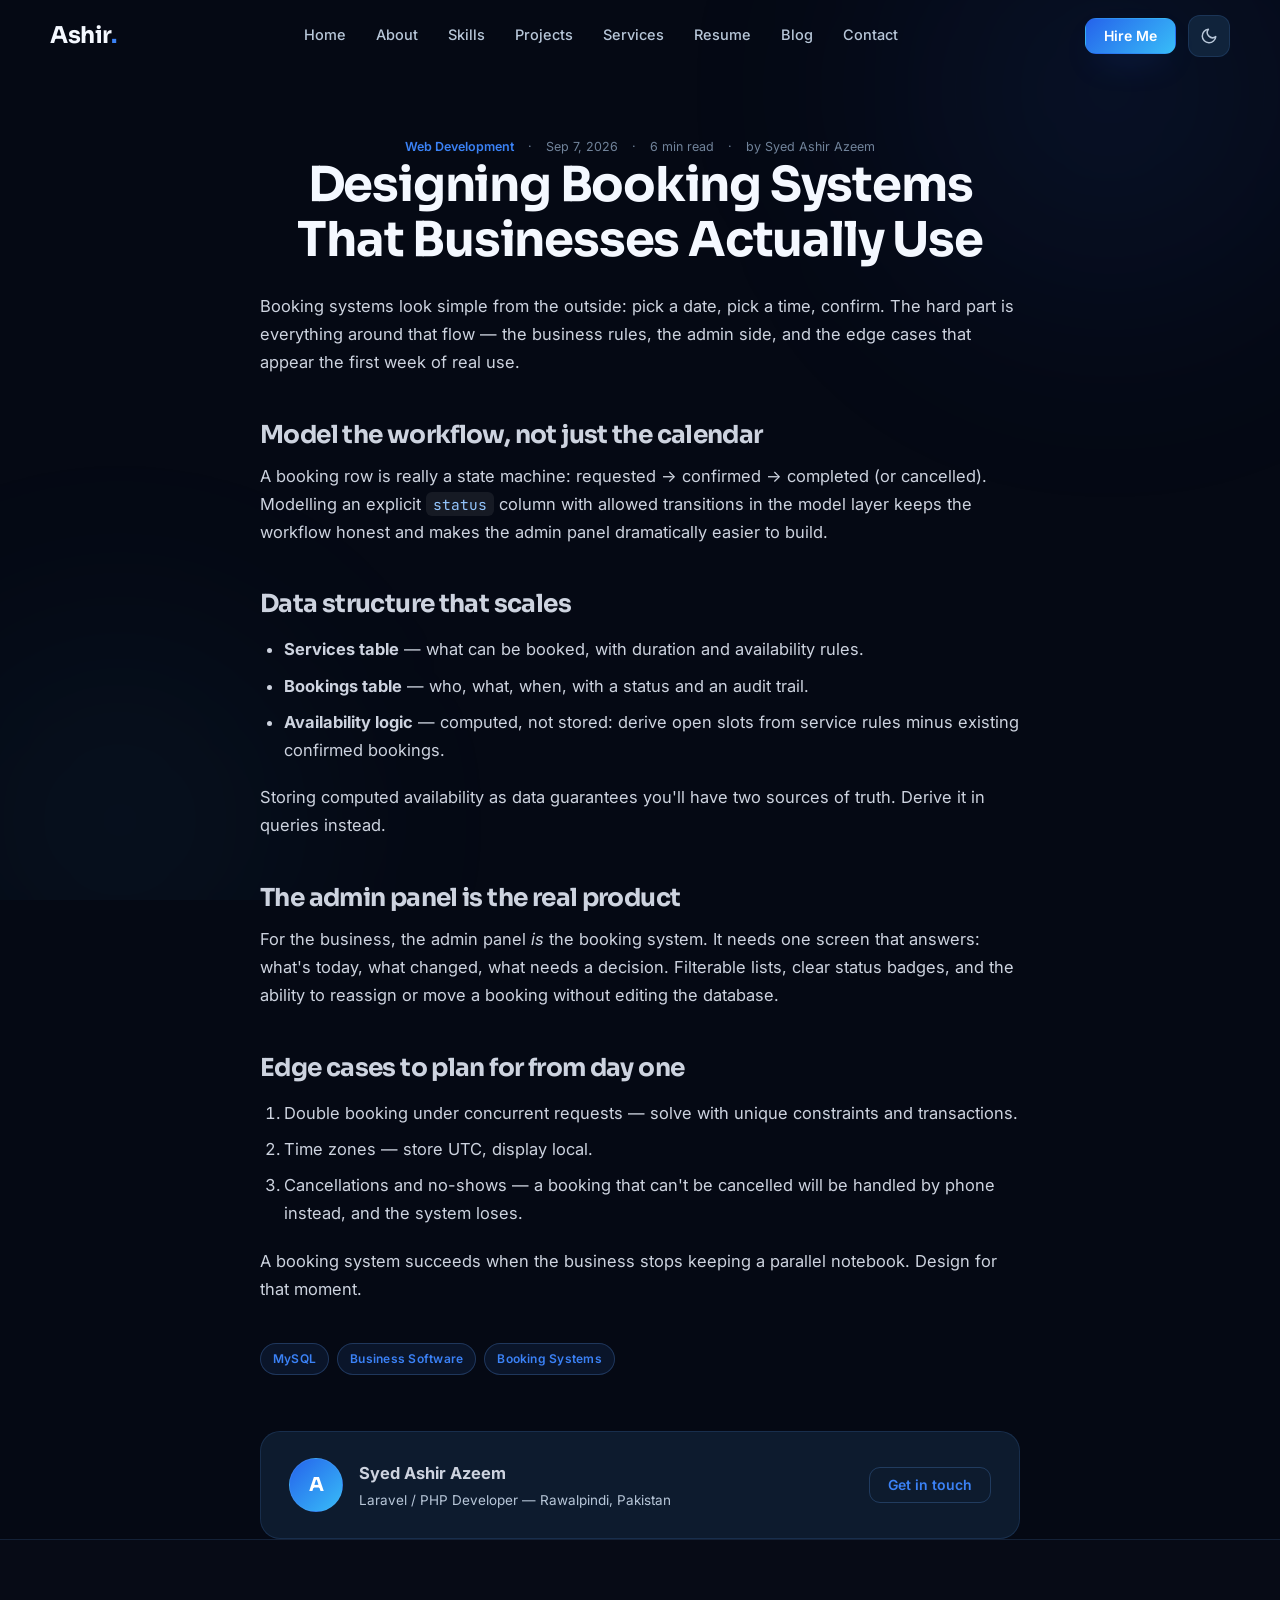
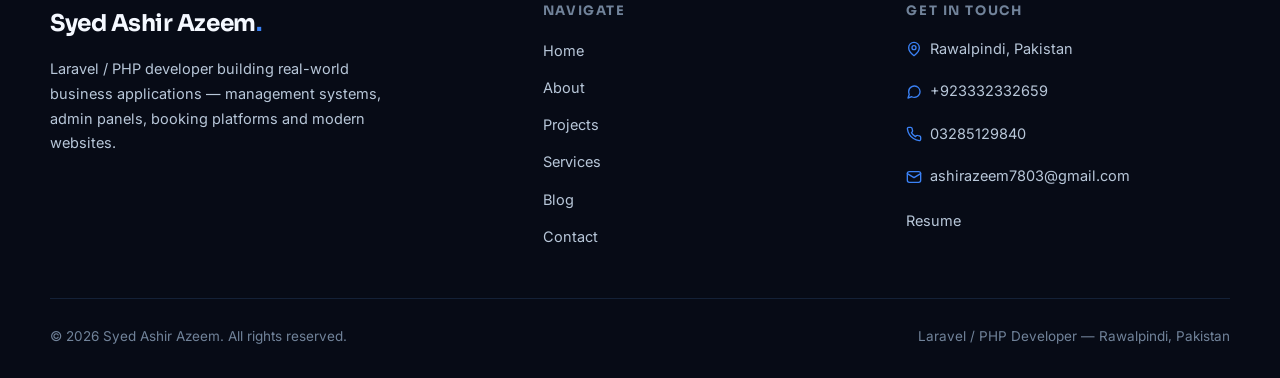
<file: blog/designing-booking-systems-that-businesses-actually-use/index.html>
<!DOCTYPE html>
<html lang="en">
<head>
    <meta charset="utf-8">
    <meta name="viewport" content="width=device-width, initial-scale=1">
    <meta name="csrf-token" content="VAbue6MPpQq6WF5LPe7YkbSLLBcs0GLeJGyPXtAU">

    <title>Designing Booking Systems That Businesses Actually Use | Syed Ashir Azeem</title>
<meta name="description" content="A booking system is a business workflow, not just a calendar. Here is how to structure the data, the admin panel and the customer flow so the business keeps using it.">
<meta name="keywords" content="Laravel developer, PHP developer, Rawalpindi, Pakistan, web development, admin panels, booking systems, business management systems">
<link rel="canonical" href="../../blog/designing-booking-systems-that-businesses-actually-use">

<meta property="og:type" content="article">
<meta property="og:site_name" content="Syed Ashir Azeem">
<meta property="og:title" content="Designing Booking Systems That Businesses Actually Use | Syed Ashir Azeem">
<meta property="og:description" content="A booking system is a business workflow, not just a calendar. Here is how to structure the data, the admin panel and the customer flow so the business keeps using it.">
<meta property="og:url" content="../../blog/designing-booking-systems-that-businesses-actually-use">
<meta property="og:image" content="../../images/og-default.svg">

<meta name="twitter:card" content="summary_large_image">
<meta name="twitter:title" content="Designing Booking Systems That Businesses Actually Use | Syed Ashir Azeem">
<meta name="twitter:description" content="A booking system is a business workflow, not just a calendar. Here is how to structure the data, the admin panel and the customer flow so the business keeps using it.">
<meta name="twitter:image" content="../../images/og-default.svg">

<link rel="icon" href="../../favicon.svg" type="image/svg+xml">

<script type='application/ld+json'>{"@context":"https:\/\/schema.org","@type":"Article","headline":"Designing Booking Systems That Businesses Actually Use","description":"A booking system is a business workflow, not just a calendar. Here is how to structure the data, the admin panel and the customer flow so the business keeps using it.","author":{"@type":"Person","name":"Syed Ashir Azeem"},"datePublished":"2026-09-07T00:00:00+00:00","dateModified":"2026-09-08T07:33:45+00:00","mainEntityOfPage":"http:\/\/localhost\/ashir\/public\/blog\/designing-booking-systems-that-businesses-actually-use"}</script>

    <link rel="preconnect" href="https://fonts.googleapis.com">
    <link rel="preconnect" href="https://fonts.gstatic.com" crossorigin>
    <link href="https://fonts.googleapis.com/css2?family=Inter:wght@400;500;600;700&family=Sora:wght@600;700;800&family=JetBrains+Mono:wght@400;500&display=swap" rel="stylesheet">
    <link rel="stylesheet" href="../../css/app.css?v=1789198400">
</head>
<body>
    <div class="page-loader" aria-hidden="true">
        <div>
            <div class="loader-logo">Ashir<span class="dot">.</span></div>
            <div class="loader-bar"></div>
        </div>
    </div>

    <div class="bg-orbs" aria-hidden="true"></div>
    <div class="scroll-progress" aria-hidden="true"></div>

    <nav class="navbar" aria-label="Main navigation">
    <div class="container nav-inner">
        <a href="../../index.html" class="logo" aria-label="Syed Ashir Azeem — home">Ashir<span class="dot">.</span></a>

        <ul class="nav-links">
            <li><a href="../../index.html">Home</a></li>
            <li><a href="../../index.html#about">About</a></li>
            <li><a href="../../index.html#skills">Skills</a></li>
            <li><a href="../../projects/index.html">Projects</a></li>
            <li><a href="../../index.html#services">Services</a></li>
            <li><a href="../../resume/index.html">Resume</a></li>
            <li><a href="../../blog/index.html">Blog</a></li>
            <li><a href="../../contact/index.html">Contact</a></li>
        </ul>

        <div class="nav-cta">
            <a href="../../contact/index.html" class="btn btn-primary btn-sm magnetic">Hire Me</a>
            <button class="theme-toggle" aria-label="Toggle light / dark theme" title="Toggle theme">
                <svg width="18" height="18" viewBox="0 0 24 24" fill="none" stroke="currentColor" stroke-width="2" stroke-linecap="round" stroke-linejoin="round"><path d="M21 12.8A9 9 0 1 1 11.2 3 7 7 0 0 0 21 12.8z"/></svg>
            </button>
            <button class="hamburger" aria-label="Open menu" aria-expanded="false">
                <span></span><span></span><span></span>
            </button>
        </div>
    </div>
</nav>

<div class="mobile-menu" role="menu">
    <a href="../../index.html">Home <span class="m-arrow">→</span></a>
    <a href="../../index.html#about">About <span class="m-arrow">→</span></a>
    <a href="../../index.html#skills">Skills <span class="m-arrow">→</span></a>
    <a href="../../projects/index.html">Projects <span class="m-arrow">→</span></a>
    <a href="../../index.html#services">Services <span class="m-arrow">→</span></a>
    <a href="../../resume/index.html">Resume <span class="m-arrow">→</span></a>
    <a href="../../blog/index.html">Blog <span class="m-arrow">→</span></a>
    <a href="../../contact/index.html">Contact <span class="m-arrow">→</span></a>
</div>

    <main id="content">
        <article>
        <header class="article-hero container">
            <div class="blog-meta anim-badge" style="justify-content: center; --d:.05s">
                                    <span class="cat">Web Development</span>
                    <span>·</span>
                                <span>Sep 7, 2026</span>
                <span>·</span>
                <span>6 min read</span>
                <span>·</span>
                <span>by Syed Ashir Azeem</span>
            </div>
            <h1 class="article-title anim-in" style="--d:.15s">Designing Booking Systems That Businesses Actually Use</h1>
        </header>

        
        <div class="container article-content reveal" style="--reveal-delay:.1s">
            <p>Booking systems look simple from the outside: pick a date, pick a time, confirm. The hard part is everything around that flow — the business rules, the admin side, and the edge cases that appear the first week of real use.</p>

<h2>Model the workflow, not just the calendar</h2>
<p>A booking row is really a state machine: requested → confirmed → completed (or cancelled). Modelling an explicit <code>status</code> column with allowed transitions in the model layer keeps the workflow honest and makes the admin panel dramatically easier to build.</p>

<h2>Data structure that scales</h2>
<ul>
<li><strong>Services table</strong> — what can be booked, with duration and availability rules.</li>
<li><strong>Bookings table</strong> — who, what, when, with a status and an audit trail.</li>
<li><strong>Availability logic</strong> — computed, not stored: derive open slots from service rules minus existing confirmed bookings.</li>
</ul>
<p>Storing computed availability as data guarantees you'll have two sources of truth. Derive it in queries instead.</p>

<h2>The admin panel is the real product</h2>
<p>For the business, the admin panel <em>is</em> the booking system. It needs one screen that answers: what's today, what changed, what needs a decision. Filterable lists, clear status badges, and the ability to reassign or move a booking without editing the database.</p>

<h2>Edge cases to plan for from day one</h2>
<ol>
<li>Double booking under concurrent requests — solve with unique constraints and transactions.</li>
<li>Time zones — store UTC, display local.</li>
<li>Cancellations and no-shows — a booking that can't be cancelled will be handled by phone instead, and the system loses.</li>
</ol>
<p>A booking system succeeds when the business stops keeping a parallel notebook. Design for that moment.</p>

                            <div class="tag-row" style="margin-top: 40px;">
                                            <a href="../../blog?q=MySQL" class="tech-pill">MySQL</a>
                                            <a href="../../blog?q=Business%20Software" class="tech-pill">Business Software</a>
                                            <a href="../../blog?q=Booking%20Systems" class="tech-pill">Booking Systems</a>
                                    </div>
            
            <div style="display: flex; align-items: center; gap: 16px; margin-top: 56px; padding: 26px 28px; border: 1px solid var(--border); border-radius: 20px; background: var(--surface); flex-wrap: wrap;">
                <span class="testi-avatar placeholder" style="width: 54px; height: 54px; font-size: 1.2rem;">A</span>
                <div style="flex: 1; min-width: 220px;">
                    <strong>Syed Ashir Azeem</strong>
                    <p class="section-sub" style="font-size: 13.5px; margin: 2px 0 0;">Laravel / PHP Developer — Rawalpindi, Pakistan</p>
                </div>
                <a href="../../contact/index.html" class="btn btn-outline btn-sm">Get in touch</a>
            </div>
        </div>

            </article>
    </main>

    <footer class="footer">
    <div class="container">
        <div class="footer-grid">
            <div class="footer-about">
                <a href="../../index.html" class="logo">Syed Ashir Azeem<span class="dot">.</span></a>
                <p>Laravel / PHP developer building real-world business applications — management systems, admin panels, booking platforms and modern websites.</p>

                                            </div>

            <div>
                <h4>Navigate</h4>
                <ul class="footer-links">
                    <li><a href="../../index.html">Home</a></li>
                    <li><a href="../../index.html#about">About</a></li>
                    <li><a href="../../projects/index.html">Projects</a></li>
                    <li><a href="../../index.html#services">Services</a></li>
                    <li><a href="../../blog/index.html">Blog</a></li>
                    <li><a href="../../contact/index.html">Contact</a></li>
                </ul>
            </div>

            <div>
                <h4>Get in touch</h4>
                <ul class="footer-links" style="gap: 14px;">
                                            <li>
                            <a href="https://maps.google.com/?q=Rawalpindi%2C+Pakistan" target="_blank" rel="noopener noreferrer" aria-label="Location" style="display: inline-flex; align-items: center; gap: 8px;">
                                <svg width="16" height="16" viewBox="0 0 24 24" fill="none" stroke="var(--accent)" stroke-width="2" stroke-linecap="round" stroke-linejoin="round" style="flex-shrink: 0;"><path d="M20 10c0 6-8 12-8 12s-8-6-8-12a8 8 0 0 1 16 0z"/><circle cx="12" cy="10" r="3"/></svg>
                                <span>Rawalpindi, Pakistan</span>
                            </a>
                        </li>
                                                                <li>
                            <a href="https://wa.me/923332332659" target="_blank" rel="noopener noreferrer" aria-label="WhatsApp" style="display: inline-flex; align-items: center; gap: 8px;">
                                <svg width="16" height="16" viewBox="0 0 24 24" fill="none" stroke="var(--accent)" stroke-width="2" stroke-linecap="round" stroke-linejoin="round" style="flex-shrink: 0;"><path d="M21 11.5a8.38 8.38 0 0 1-.9 3.8 8.5 8.5 0 0 1-7.6 4.7 8.38 8.38 0 0 1-3.8-.9L3 21l1.9-5.7a8.38 8.38 0 0 1-.9-3.8 8.5 8.5 0 0 1 4.7-7.6 8.38 8.38 0 0 1 3.8-.9h.5a8.48 8.48 0 0 1 8 8v.5z"/></svg>
                                <span>+923332332659</span>
                            </a>
                        </li>
                                                                <li>
                            <a href="tel:03285129840" aria-label="Call Ashir" style="display: inline-flex; align-items: center; gap: 8px;">
                                <svg width="16" height="16" viewBox="0 0 24 24" fill="none" stroke="var(--accent)" stroke-width="2" stroke-linecap="round" stroke-linejoin="round" style="flex-shrink: 0;"><path d="M22 16.9v3a2 2 0 0 1-2.2 2 19.8 19.8 0 0 1-8.6-3.1 19.5 19.5 0 0 1-6-6A19.8 19.8 0 0 1 2.1 4.2 2 2 0 0 1 4.1 2h3a2 2 0 0 1 2 1.7c.13 1 .36 1.96.7 2.9a2 2 0 0 1-.45 2.1L8.1 10a16 16 0 0 0 6 6l1.3-1.3a2 2 0 0 1 2.1-.45c.94.34 1.9.57 2.9.7a2 2 0 0 1 1.6 2z"/></svg>
                                <span>03285129840</span>
                            </a>
                        </li>
                                                                <li>
                            <a href="mailto:ashirazeem7803@gmail.com" aria-label="Email Ashir" style="display: inline-flex; align-items: center; gap: 8px;">
                                <svg width="16" height="16" viewBox="0 0 24 24" fill="none" stroke="var(--accent)" stroke-width="2" stroke-linecap="round" stroke-linejoin="round" style="flex-shrink: 0;"><rect x="2" y="4" width="20" height="16" rx="3"/><path d="m2 7 10 6L22 7"/></svg>
                                <span>ashirazeem7803@gmail.com</span>
                            </a>
                        </li>
                                        <li><a href="../../resume/index.html">Resume</a></li>
                </ul>

                                            </div>
        </div>

        <div class="footer-bottom">
            <span>© 2026 Syed Ashir Azeem. All rights reserved.</span>
            <span>Laravel / PHP Developer — Rawalpindi, Pakistan</span>
        </div>
    </div>
</footer>

    <button class="back-top" aria-label="Back to top">
        <svg width="20" height="20" viewBox="0 0 24 24" fill="none" stroke="currentColor" stroke-width="2" stroke-linecap="round" stroke-linejoin="round"><path d="M12 19V5M5 12l7-7 7 7"/></svg>
    </button>

    <script src="../../js/app.js?v=1788854218" defer></script>
</body>
</html>
</file>
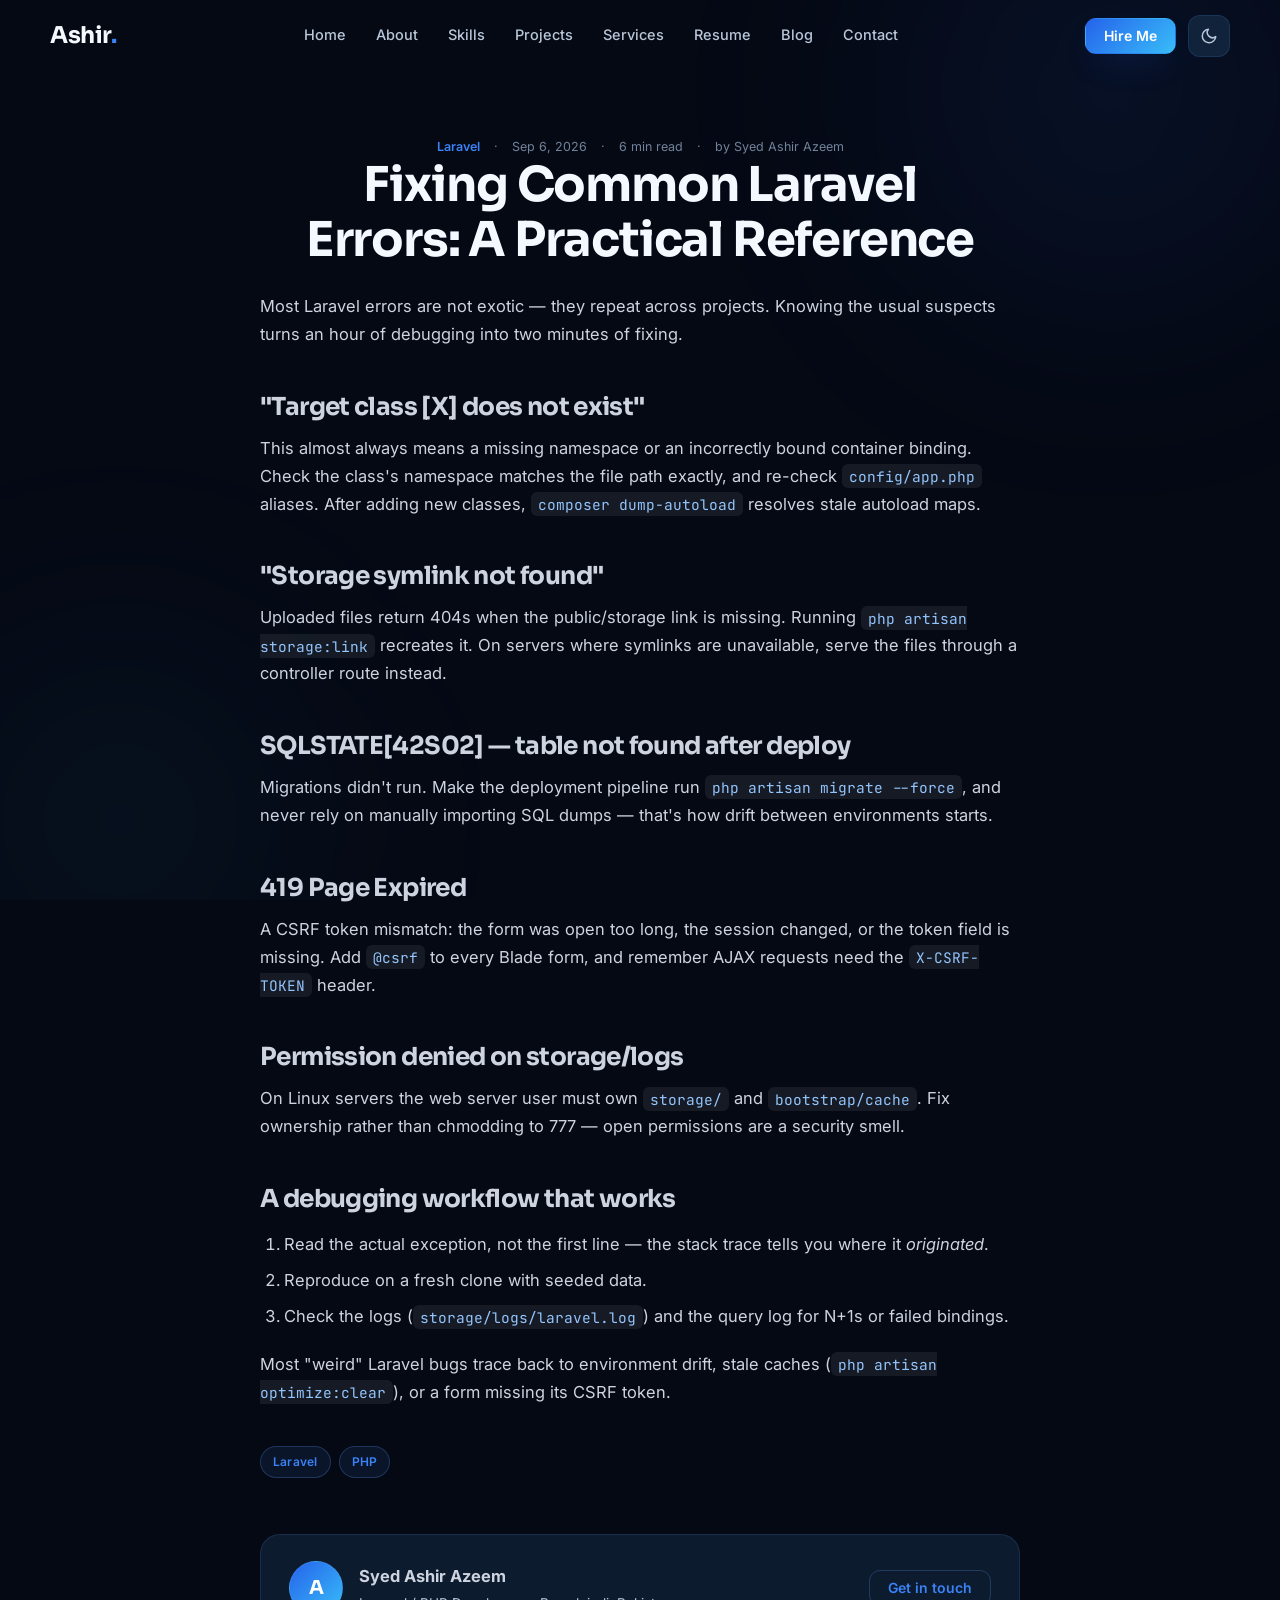
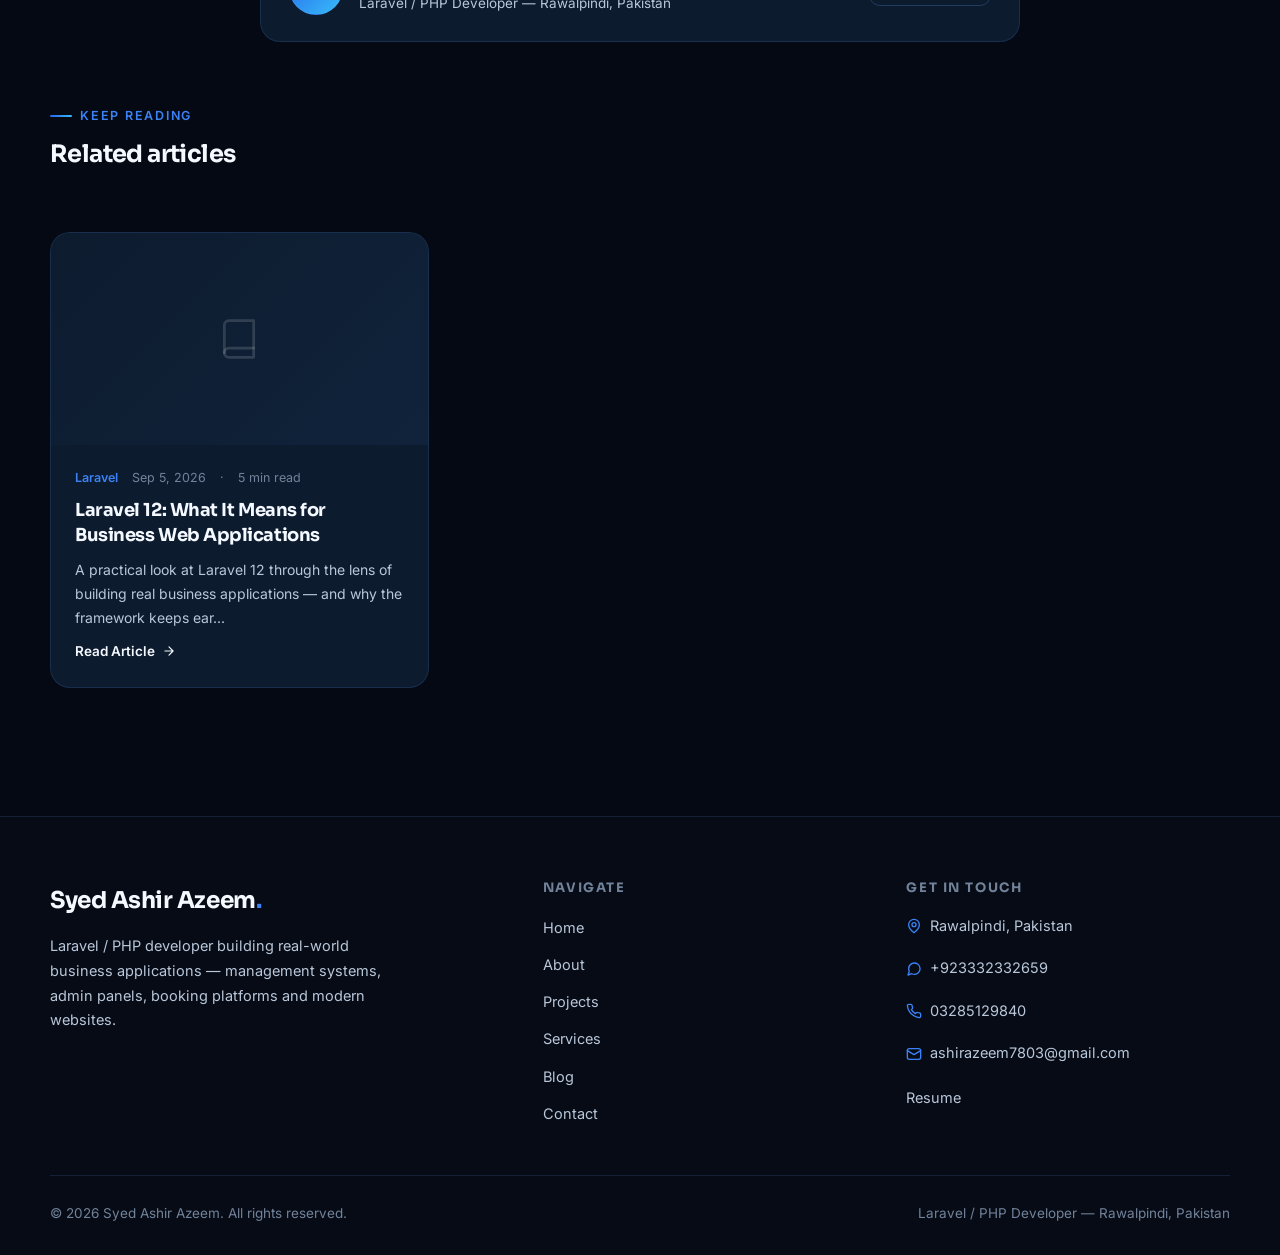
<file: blog/fixing-common-laravel-errors-a-practical-reference/index.html>
<!DOCTYPE html>
<html lang="en">
<head>
    <meta charset="utf-8">
    <meta name="viewport" content="width=device-width, initial-scale=1">
    <meta name="csrf-token" content="4eNY3Woy82pRhLXhdJcyEx8ffYojTvx7c5LJwWKk">

    <title>Fixing Common Laravel Errors: A Practical Reference | Syed Ashir Azeem</title>
<meta name="description" content="From &quot;target class does not exist&quot; to permission issues in storage — the Laravel errors developers hit most often, what causes them, and how to fix them quickly.">
<meta name="keywords" content="Laravel developer, PHP developer, Rawalpindi, Pakistan, web development, admin panels, booking systems, business management systems">
<link rel="canonical" href="../../blog/fixing-common-laravel-errors-a-practical-reference">

<meta property="og:type" content="article">
<meta property="og:site_name" content="Syed Ashir Azeem">
<meta property="og:title" content="Fixing Common Laravel Errors: A Practical Reference | Syed Ashir Azeem">
<meta property="og:description" content="From &quot;target class does not exist&quot; to permission issues in storage — the Laravel errors developers hit most often, what causes them, and how to fix them quickly.">
<meta property="og:url" content="../../blog/fixing-common-laravel-errors-a-practical-reference">
<meta property="og:image" content="../../images/og-default.svg">

<meta name="twitter:card" content="summary_large_image">
<meta name="twitter:title" content="Fixing Common Laravel Errors: A Practical Reference | Syed Ashir Azeem">
<meta name="twitter:description" content="From &quot;target class does not exist&quot; to permission issues in storage — the Laravel errors developers hit most often, what causes them, and how to fix them quickly.">
<meta name="twitter:image" content="../../images/og-default.svg">

<link rel="icon" href="../../favicon.svg" type="image/svg+xml">

<script type='application/ld+json'>{"@context":"https:\/\/schema.org","@type":"Article","headline":"Fixing Common Laravel Errors: A Practical Reference","description":"From \"target class does not exist\" to permission issues in storage \u2014 the Laravel errors developers hit most often, what causes them, and how to fix them quickly.","author":{"@type":"Person","name":"Syed Ashir Azeem"},"datePublished":"2026-09-06T00:00:00+00:00","dateModified":"2026-09-08T07:33:45+00:00","mainEntityOfPage":"http:\/\/localhost\/ashir\/public\/blog\/fixing-common-laravel-errors-a-practical-reference"}</script>

    <link rel="preconnect" href="https://fonts.googleapis.com">
    <link rel="preconnect" href="https://fonts.gstatic.com" crossorigin>
    <link href="https://fonts.googleapis.com/css2?family=Inter:wght@400;500;600;700&family=Sora:wght@600;700;800&family=JetBrains+Mono:wght@400;500&display=swap" rel="stylesheet">
    <link rel="stylesheet" href="../../css/app.css?v=1789198400">
</head>
<body>
    <div class="page-loader" aria-hidden="true">
        <div>
            <div class="loader-logo">Ashir<span class="dot">.</span></div>
            <div class="loader-bar"></div>
        </div>
    </div>

    <div class="bg-orbs" aria-hidden="true"></div>
    <div class="scroll-progress" aria-hidden="true"></div>

    <nav class="navbar" aria-label="Main navigation">
    <div class="container nav-inner">
        <a href="../../index.html" class="logo" aria-label="Syed Ashir Azeem — home">Ashir<span class="dot">.</span></a>

        <ul class="nav-links">
            <li><a href="../../index.html">Home</a></li>
            <li><a href="../../index.html#about">About</a></li>
            <li><a href="../../index.html#skills">Skills</a></li>
            <li><a href="../../projects/index.html">Projects</a></li>
            <li><a href="../../index.html#services">Services</a></li>
            <li><a href="../../resume/index.html">Resume</a></li>
            <li><a href="../../blog/index.html">Blog</a></li>
            <li><a href="../../contact/index.html">Contact</a></li>
        </ul>

        <div class="nav-cta">
            <a href="../../contact/index.html" class="btn btn-primary btn-sm magnetic">Hire Me</a>
            <button class="theme-toggle" aria-label="Toggle light / dark theme" title="Toggle theme">
                <svg width="18" height="18" viewBox="0 0 24 24" fill="none" stroke="currentColor" stroke-width="2" stroke-linecap="round" stroke-linejoin="round"><path d="M21 12.8A9 9 0 1 1 11.2 3 7 7 0 0 0 21 12.8z"/></svg>
            </button>
            <button class="hamburger" aria-label="Open menu" aria-expanded="false">
                <span></span><span></span><span></span>
            </button>
        </div>
    </div>
</nav>

<div class="mobile-menu" role="menu">
    <a href="../../index.html">Home <span class="m-arrow">→</span></a>
    <a href="../../index.html#about">About <span class="m-arrow">→</span></a>
    <a href="../../index.html#skills">Skills <span class="m-arrow">→</span></a>
    <a href="../../projects/index.html">Projects <span class="m-arrow">→</span></a>
    <a href="../../index.html#services">Services <span class="m-arrow">→</span></a>
    <a href="../../resume/index.html">Resume <span class="m-arrow">→</span></a>
    <a href="../../blog/index.html">Blog <span class="m-arrow">→</span></a>
    <a href="../../contact/index.html">Contact <span class="m-arrow">→</span></a>
</div>

    <main id="content">
        <article>
        <header class="article-hero container">
            <div class="blog-meta anim-badge" style="justify-content: center; --d:.05s">
                                    <span class="cat">Laravel</span>
                    <span>·</span>
                                <span>Sep 6, 2026</span>
                <span>·</span>
                <span>6 min read</span>
                <span>·</span>
                <span>by Syed Ashir Azeem</span>
            </div>
            <h1 class="article-title anim-in" style="--d:.15s">Fixing Common Laravel Errors: A Practical Reference</h1>
        </header>

        
        <div class="container article-content reveal" style="--reveal-delay:.1s">
            <p>Most Laravel errors are not exotic — they repeat across projects. Knowing the usual suspects turns an hour of debugging into two minutes of fixing.</p>

<h2>"Target class [X] does not exist"</h2>
<p>This almost always means a missing namespace or an incorrectly bound container binding. Check the class's namespace matches the file path exactly, and re-check <code>config/app.php</code> aliases. After adding new classes, <code>composer dump-autoload</code> resolves stale autoload maps.</p>

<h2>"Storage symlink not found"</h2>
<p>Uploaded files return 404s when the public/storage link is missing. Running <code>php artisan storage:link</code> recreates it. On servers where symlinks are unavailable, serve the files through a controller route instead.</p>

<h2>SQLSTATE[42S02] — table not found after deploy</h2>
<p>Migrations didn't run. Make the deployment pipeline run <code>php artisan migrate --force</code>, and never rely on manually importing SQL dumps — that's how drift between environments starts.</p>

<h2>419 Page Expired</h2>
<p>A CSRF token mismatch: the form was open too long, the session changed, or the token field is missing. Add <code>@csrf</code> to every Blade form, and remember AJAX requests need the <code>X-CSRF-TOKEN</code> header.</p>

<h2>Permission denied on storage/logs</h2>
<p>On Linux servers the web server user must own <code>storage/</code> and <code>bootstrap/cache</code>. Fix ownership rather than chmodding to 777 — open permissions are a security smell.</p>

<h2>A debugging workflow that works</h2>
<ol>
<li>Read the actual exception, not the first line — the stack trace tells you where it <em>originated</em>.</li>
<li>Reproduce on a fresh clone with seeded data.</li>
<li>Check the logs (<code>storage/logs/laravel.log</code>) and the query log for N+1s or failed bindings.</li>
</ol>
<p>Most "weird" Laravel bugs trace back to environment drift, stale caches (<code>php artisan optimize:clear</code>), or a form missing its CSRF token.</p>

                            <div class="tag-row" style="margin-top: 40px;">
                                            <a href="../../blog?q=Laravel" class="tech-pill">Laravel</a>
                                            <a href="../../blog?q=PHP" class="tech-pill">PHP</a>
                                    </div>
            
            <div style="display: flex; align-items: center; gap: 16px; margin-top: 56px; padding: 26px 28px; border: 1px solid var(--border); border-radius: 20px; background: var(--surface); flex-wrap: wrap;">
                <span class="testi-avatar placeholder" style="width: 54px; height: 54px; font-size: 1.2rem;">A</span>
                <div style="flex: 1; min-width: 220px;">
                    <strong>Syed Ashir Azeem</strong>
                    <p class="section-sub" style="font-size: 13.5px; margin: 2px 0 0;">Laravel / PHP Developer — Rawalpindi, Pakistan</p>
                </div>
                <a href="../../contact/index.html" class="btn btn-outline btn-sm">Get in touch</a>
            </div>
        </div>

                    <section class="section container" style="padding-top: 56px;">
                <div class="section-head reveal">
                    <span class="eyebrow">Keep reading</span>
                    <h2 class="section-title" style="font-size: 1.5rem;">Related articles</h2>
                </div>
                <div class="blog-grid">
                                            <article class="blog-card reveal" style="--reveal-delay: 0s">
    <a href="../../blog/laravel-12-what-it-means-for-business-web-applications" class="blog-media" aria-label="Laravel 12: What It Means for Business Web Applications">
                    <div style="display:grid;place-items:center;height:100%;">
                <svg width="44" height="44" viewBox="0 0 24 24" fill="none" stroke="rgba(255,255,255,0.14)" stroke-width="1.5" stroke-linecap="round" stroke-linejoin="round"><path d="M4 19.5A2.5 2.5 0 0 1 6.5 17H20"/><path d="M6.5 2H20v20H6.5A2.5 2.5 0 0 1 4 19.5v-15A2.5 2.5 0 0 1 6.5 2z"/></svg>
            </div>
            </a>
    <div class="blog-body">
        <div class="blog-meta">
                            <span class="cat">Laravel</span>
                        <span>Sep 5, 2026</span>
            <span>·</span>
            <span>5 min read</span>
        </div>
        <h3 class="blog-title"><a href="../../blog/laravel-12-what-it-means-for-business-web-applications">Laravel 12: What It Means for Business Web Applications</a></h3>
        <p class="blog-excerpt">A practical look at Laravel 12 through the lens of building real business applications — and why the framework keeps ear...</p>
        <a href="../../blog/laravel-12-what-it-means-for-business-web-applications" class="link-arrow" style="font-size: 13.5px;">
            Read Article
            <svg width="14" height="14" viewBox="0 0 24 24" fill="none" stroke="currentColor" stroke-width="2" stroke-linecap="round" stroke-linejoin="round"><path d="M5 12h14M12 5l7 7-7 7"/></svg>
        </a>
    </div>
</article>
                                    </div>
            </section>
            </article>
    </main>

    <footer class="footer">
    <div class="container">
        <div class="footer-grid">
            <div class="footer-about">
                <a href="../../index.html" class="logo">Syed Ashir Azeem<span class="dot">.</span></a>
                <p>Laravel / PHP developer building real-world business applications — management systems, admin panels, booking platforms and modern websites.</p>

                                            </div>

            <div>
                <h4>Navigate</h4>
                <ul class="footer-links">
                    <li><a href="../../index.html">Home</a></li>
                    <li><a href="../../index.html#about">About</a></li>
                    <li><a href="../../projects/index.html">Projects</a></li>
                    <li><a href="../../index.html#services">Services</a></li>
                    <li><a href="../../blog/index.html">Blog</a></li>
                    <li><a href="../../contact/index.html">Contact</a></li>
                </ul>
            </div>

            <div>
                <h4>Get in touch</h4>
                <ul class="footer-links" style="gap: 14px;">
                                            <li>
                            <a href="https://maps.google.com/?q=Rawalpindi%2C+Pakistan" target="_blank" rel="noopener noreferrer" aria-label="Location" style="display: inline-flex; align-items: center; gap: 8px;">
                                <svg width="16" height="16" viewBox="0 0 24 24" fill="none" stroke="var(--accent)" stroke-width="2" stroke-linecap="round" stroke-linejoin="round" style="flex-shrink: 0;"><path d="M20 10c0 6-8 12-8 12s-8-6-8-12a8 8 0 0 1 16 0z"/><circle cx="12" cy="10" r="3"/></svg>
                                <span>Rawalpindi, Pakistan</span>
                            </a>
                        </li>
                                                                <li>
                            <a href="https://wa.me/923332332659" target="_blank" rel="noopener noreferrer" aria-label="WhatsApp" style="display: inline-flex; align-items: center; gap: 8px;">
                                <svg width="16" height="16" viewBox="0 0 24 24" fill="none" stroke="var(--accent)" stroke-width="2" stroke-linecap="round" stroke-linejoin="round" style="flex-shrink: 0;"><path d="M21 11.5a8.38 8.38 0 0 1-.9 3.8 8.5 8.5 0 0 1-7.6 4.7 8.38 8.38 0 0 1-3.8-.9L3 21l1.9-5.7a8.38 8.38 0 0 1-.9-3.8 8.5 8.5 0 0 1 4.7-7.6 8.38 8.38 0 0 1 3.8-.9h.5a8.48 8.48 0 0 1 8 8v.5z"/></svg>
                                <span>+923332332659</span>
                            </a>
                        </li>
                                                                <li>
                            <a href="tel:03285129840" aria-label="Call Ashir" style="display: inline-flex; align-items: center; gap: 8px;">
                                <svg width="16" height="16" viewBox="0 0 24 24" fill="none" stroke="var(--accent)" stroke-width="2" stroke-linecap="round" stroke-linejoin="round" style="flex-shrink: 0;"><path d="M22 16.9v3a2 2 0 0 1-2.2 2 19.8 19.8 0 0 1-8.6-3.1 19.5 19.5 0 0 1-6-6A19.8 19.8 0 0 1 2.1 4.2 2 2 0 0 1 4.1 2h3a2 2 0 0 1 2 1.7c.13 1 .36 1.96.7 2.9a2 2 0 0 1-.45 2.1L8.1 10a16 16 0 0 0 6 6l1.3-1.3a2 2 0 0 1 2.1-.45c.94.34 1.9.57 2.9.7a2 2 0 0 1 1.6 2z"/></svg>
                                <span>03285129840</span>
                            </a>
                        </li>
                                                                <li>
                            <a href="mailto:ashirazeem7803@gmail.com" aria-label="Email Ashir" style="display: inline-flex; align-items: center; gap: 8px;">
                                <svg width="16" height="16" viewBox="0 0 24 24" fill="none" stroke="var(--accent)" stroke-width="2" stroke-linecap="round" stroke-linejoin="round" style="flex-shrink: 0;"><rect x="2" y="4" width="20" height="16" rx="3"/><path d="m2 7 10 6L22 7"/></svg>
                                <span>ashirazeem7803@gmail.com</span>
                            </a>
                        </li>
                                        <li><a href="../../resume/index.html">Resume</a></li>
                </ul>

                                            </div>
        </div>

        <div class="footer-bottom">
            <span>© 2026 Syed Ashir Azeem. All rights reserved.</span>
            <span>Laravel / PHP Developer — Rawalpindi, Pakistan</span>
        </div>
    </div>
</footer>

    <button class="back-top" aria-label="Back to top">
        <svg width="20" height="20" viewBox="0 0 24 24" fill="none" stroke="currentColor" stroke-width="2" stroke-linecap="round" stroke-linejoin="round"><path d="M12 19V5M5 12l7-7 7 7"/></svg>
    </button>

    <script src="../../js/app.js?v=1788854218" defer></script>
</body>
</html>
</file>
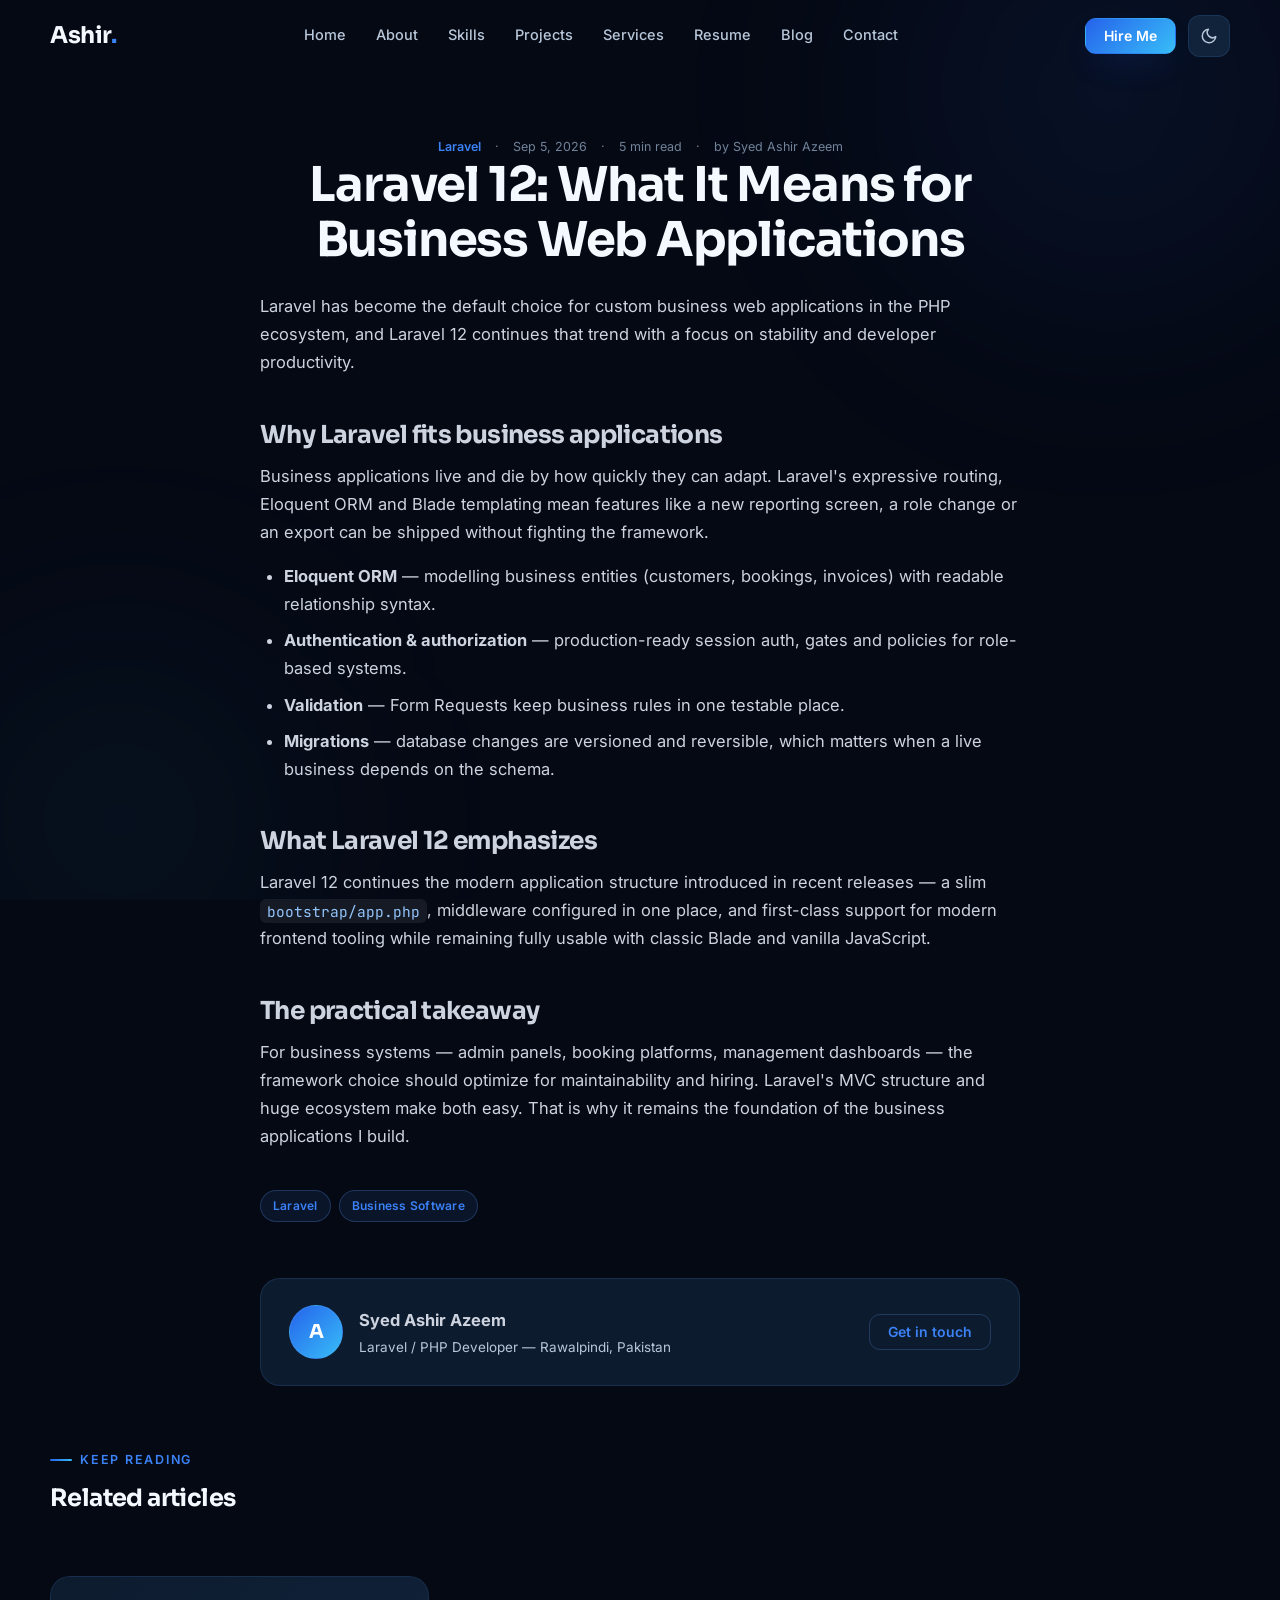
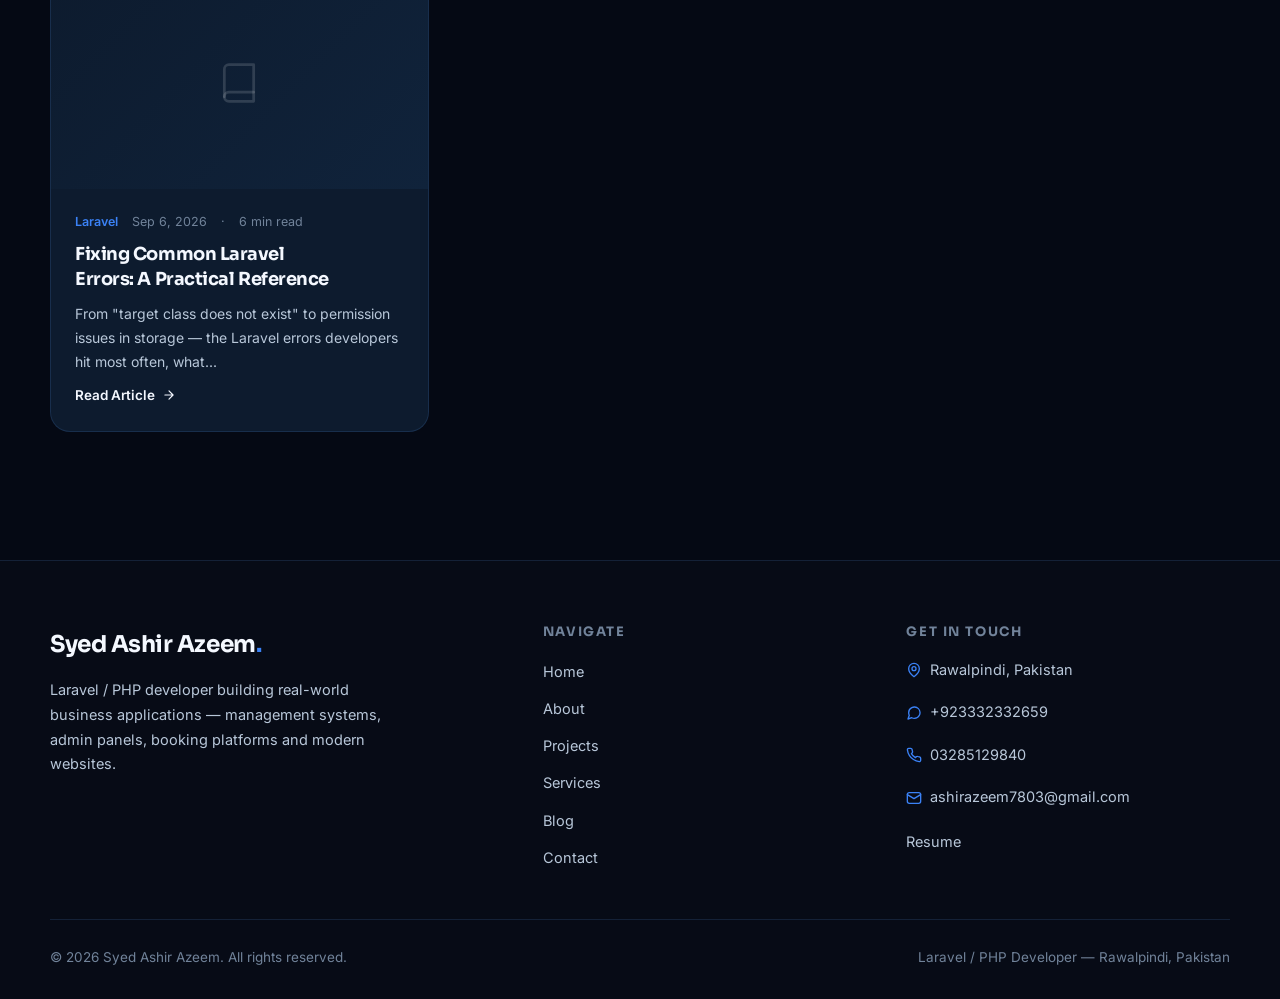
<file: blog/laravel-12-what-it-means-for-business-web-applications/index.html>
<!DOCTYPE html>
<html lang="en">
<head>
    <meta charset="utf-8">
    <meta name="viewport" content="width=device-width, initial-scale=1">
    <meta name="csrf-token" content="9uF7JWvO5A5XdgXsFQs8Q2FHrhEC2M31ix31XK7r">

    <title>Laravel 12: What It Means for Business Web Applications | Syed Ashir Azeem</title>
<meta name="description" content="A practical look at Laravel 12 through the lens of building real business applications — and why the framework keeps earning its place for custom systems.">
<meta name="keywords" content="Laravel developer, PHP developer, Rawalpindi, Pakistan, web development, admin panels, booking systems, business management systems">
<link rel="canonical" href="../../blog/laravel-12-what-it-means-for-business-web-applications">

<meta property="og:type" content="article">
<meta property="og:site_name" content="Syed Ashir Azeem">
<meta property="og:title" content="Laravel 12: What It Means for Business Web Applications | Syed Ashir Azeem">
<meta property="og:description" content="A practical look at Laravel 12 through the lens of building real business applications — and why the framework keeps earning its place for custom systems.">
<meta property="og:url" content="../../blog/laravel-12-what-it-means-for-business-web-applications">
<meta property="og:image" content="../../images/og-default.svg">

<meta name="twitter:card" content="summary_large_image">
<meta name="twitter:title" content="Laravel 12: What It Means for Business Web Applications | Syed Ashir Azeem">
<meta name="twitter:description" content="A practical look at Laravel 12 through the lens of building real business applications — and why the framework keeps earning its place for custom systems.">
<meta name="twitter:image" content="../../images/og-default.svg">

<link rel="icon" href="../../favicon.svg" type="image/svg+xml">

<script type='application/ld+json'>{"@context":"https:\/\/schema.org","@type":"Article","headline":"Laravel 12: What It Means for Business Web Applications","description":"A practical look at Laravel 12 through the lens of building real business applications \u2014 and why the framework keeps earning its place for custom systems.","author":{"@type":"Person","name":"Syed Ashir Azeem"},"datePublished":"2026-09-05T00:00:00+00:00","dateModified":"2026-09-08T07:33:45+00:00","mainEntityOfPage":"http:\/\/localhost\/ashir\/public\/blog\/laravel-12-what-it-means-for-business-web-applications"}</script>

    <link rel="preconnect" href="https://fonts.googleapis.com">
    <link rel="preconnect" href="https://fonts.gstatic.com" crossorigin>
    <link href="https://fonts.googleapis.com/css2?family=Inter:wght@400;500;600;700&family=Sora:wght@600;700;800&family=JetBrains+Mono:wght@400;500&display=swap" rel="stylesheet">
    <link rel="stylesheet" href="../../css/app.css?v=1789198400">
</head>
<body>
    <div class="page-loader" aria-hidden="true">
        <div>
            <div class="loader-logo">Ashir<span class="dot">.</span></div>
            <div class="loader-bar"></div>
        </div>
    </div>

    <div class="bg-orbs" aria-hidden="true"></div>
    <div class="scroll-progress" aria-hidden="true"></div>

    <nav class="navbar" aria-label="Main navigation">
    <div class="container nav-inner">
        <a href="../../index.html" class="logo" aria-label="Syed Ashir Azeem — home">Ashir<span class="dot">.</span></a>

        <ul class="nav-links">
            <li><a href="../../index.html">Home</a></li>
            <li><a href="../../index.html#about">About</a></li>
            <li><a href="../../index.html#skills">Skills</a></li>
            <li><a href="../../projects/index.html">Projects</a></li>
            <li><a href="../../index.html#services">Services</a></li>
            <li><a href="../../resume/index.html">Resume</a></li>
            <li><a href="../../blog/index.html">Blog</a></li>
            <li><a href="../../contact/index.html">Contact</a></li>
        </ul>

        <div class="nav-cta">
            <a href="../../contact/index.html" class="btn btn-primary btn-sm magnetic">Hire Me</a>
            <button class="theme-toggle" aria-label="Toggle light / dark theme" title="Toggle theme">
                <svg width="18" height="18" viewBox="0 0 24 24" fill="none" stroke="currentColor" stroke-width="2" stroke-linecap="round" stroke-linejoin="round"><path d="M21 12.8A9 9 0 1 1 11.2 3 7 7 0 0 0 21 12.8z"/></svg>
            </button>
            <button class="hamburger" aria-label="Open menu" aria-expanded="false">
                <span></span><span></span><span></span>
            </button>
        </div>
    </div>
</nav>

<div class="mobile-menu" role="menu">
    <a href="../../index.html">Home <span class="m-arrow">→</span></a>
    <a href="../../index.html#about">About <span class="m-arrow">→</span></a>
    <a href="../../index.html#skills">Skills <span class="m-arrow">→</span></a>
    <a href="../../projects/index.html">Projects <span class="m-arrow">→</span></a>
    <a href="../../index.html#services">Services <span class="m-arrow">→</span></a>
    <a href="../../resume/index.html">Resume <span class="m-arrow">→</span></a>
    <a href="../../blog/index.html">Blog <span class="m-arrow">→</span></a>
    <a href="../../contact/index.html">Contact <span class="m-arrow">→</span></a>
</div>

    <main id="content">
        <article>
        <header class="article-hero container">
            <div class="blog-meta anim-badge" style="justify-content: center; --d:.05s">
                                    <span class="cat">Laravel</span>
                    <span>·</span>
                                <span>Sep 5, 2026</span>
                <span>·</span>
                <span>5 min read</span>
                <span>·</span>
                <span>by Syed Ashir Azeem</span>
            </div>
            <h1 class="article-title anim-in" style="--d:.15s">Laravel 12: What It Means for Business Web Applications</h1>
        </header>

        
        <div class="container article-content reveal" style="--reveal-delay:.1s">
            <p>Laravel has become the default choice for custom business web applications in the PHP ecosystem, and Laravel 12 continues that trend with a focus on stability and developer productivity.</p>

<h2>Why Laravel fits business applications</h2>
<p>Business applications live and die by how quickly they can adapt. Laravel's expressive routing, Eloquent ORM and Blade templating mean features like a new reporting screen, a role change or an export can be shipped without fighting the framework.</p>

<ul>
<li><strong>Eloquent ORM</strong> — modelling business entities (customers, bookings, invoices) with readable relationship syntax.</li>
<li><strong>Authentication & authorization</strong> — production-ready session auth, gates and policies for role-based systems.</li>
<li><strong>Validation</strong> — Form Requests keep business rules in one testable place.</li>
<li><strong>Migrations</strong> — database changes are versioned and reversible, which matters when a live business depends on the schema.</li>
</ul>

<h2>What Laravel 12 emphasizes</h2>
<p>Laravel 12 continues the modern application structure introduced in recent releases — a slim <code>bootstrap/app.php</code>, middleware configured in one place, and first-class support for modern frontend tooling while remaining fully usable with classic Blade and vanilla JavaScript.</p>

<h2>The practical takeaway</h2>
<p>For business systems — admin panels, booking platforms, management dashboards — the framework choice should optimize for maintainability and hiring. Laravel's MVC structure and huge ecosystem make both easy. That is why it remains the foundation of the business applications I build.</p>

                            <div class="tag-row" style="margin-top: 40px;">
                                            <a href="../../blog?q=Laravel" class="tech-pill">Laravel</a>
                                            <a href="../../blog?q=Business%20Software" class="tech-pill">Business Software</a>
                                    </div>
            
            <div style="display: flex; align-items: center; gap: 16px; margin-top: 56px; padding: 26px 28px; border: 1px solid var(--border); border-radius: 20px; background: var(--surface); flex-wrap: wrap;">
                <span class="testi-avatar placeholder" style="width: 54px; height: 54px; font-size: 1.2rem;">A</span>
                <div style="flex: 1; min-width: 220px;">
                    <strong>Syed Ashir Azeem</strong>
                    <p class="section-sub" style="font-size: 13.5px; margin: 2px 0 0;">Laravel / PHP Developer — Rawalpindi, Pakistan</p>
                </div>
                <a href="../../contact/index.html" class="btn btn-outline btn-sm">Get in touch</a>
            </div>
        </div>

                    <section class="section container" style="padding-top: 56px;">
                <div class="section-head reveal">
                    <span class="eyebrow">Keep reading</span>
                    <h2 class="section-title" style="font-size: 1.5rem;">Related articles</h2>
                </div>
                <div class="blog-grid">
                                            <article class="blog-card reveal" style="--reveal-delay: 0s">
    <a href="../../blog/fixing-common-laravel-errors-a-practical-reference" class="blog-media" aria-label="Fixing Common Laravel Errors: A Practical Reference">
                    <div style="display:grid;place-items:center;height:100%;">
                <svg width="44" height="44" viewBox="0 0 24 24" fill="none" stroke="rgba(255,255,255,0.14)" stroke-width="1.5" stroke-linecap="round" stroke-linejoin="round"><path d="M4 19.5A2.5 2.5 0 0 1 6.5 17H20"/><path d="M6.5 2H20v20H6.5A2.5 2.5 0 0 1 4 19.5v-15A2.5 2.5 0 0 1 6.5 2z"/></svg>
            </div>
            </a>
    <div class="blog-body">
        <div class="blog-meta">
                            <span class="cat">Laravel</span>
                        <span>Sep 6, 2026</span>
            <span>·</span>
            <span>6 min read</span>
        </div>
        <h3 class="blog-title"><a href="../../blog/fixing-common-laravel-errors-a-practical-reference">Fixing Common Laravel Errors: A Practical Reference</a></h3>
        <p class="blog-excerpt">From &quot;target class does not exist&quot; to permission issues in storage — the Laravel errors developers hit most often, what...</p>
        <a href="../../blog/fixing-common-laravel-errors-a-practical-reference" class="link-arrow" style="font-size: 13.5px;">
            Read Article
            <svg width="14" height="14" viewBox="0 0 24 24" fill="none" stroke="currentColor" stroke-width="2" stroke-linecap="round" stroke-linejoin="round"><path d="M5 12h14M12 5l7 7-7 7"/></svg>
        </a>
    </div>
</article>
                                    </div>
            </section>
            </article>
    </main>

    <footer class="footer">
    <div class="container">
        <div class="footer-grid">
            <div class="footer-about">
                <a href="../../index.html" class="logo">Syed Ashir Azeem<span class="dot">.</span></a>
                <p>Laravel / PHP developer building real-world business applications — management systems, admin panels, booking platforms and modern websites.</p>

                                            </div>

            <div>
                <h4>Navigate</h4>
                <ul class="footer-links">
                    <li><a href="../../index.html">Home</a></li>
                    <li><a href="../../index.html#about">About</a></li>
                    <li><a href="../../projects/index.html">Projects</a></li>
                    <li><a href="../../index.html#services">Services</a></li>
                    <li><a href="../../blog/index.html">Blog</a></li>
                    <li><a href="../../contact/index.html">Contact</a></li>
                </ul>
            </div>

            <div>
                <h4>Get in touch</h4>
                <ul class="footer-links" style="gap: 14px;">
                                            <li>
                            <a href="https://maps.google.com/?q=Rawalpindi%2C+Pakistan" target="_blank" rel="noopener noreferrer" aria-label="Location" style="display: inline-flex; align-items: center; gap: 8px;">
                                <svg width="16" height="16" viewBox="0 0 24 24" fill="none" stroke="var(--accent)" stroke-width="2" stroke-linecap="round" stroke-linejoin="round" style="flex-shrink: 0;"><path d="M20 10c0 6-8 12-8 12s-8-6-8-12a8 8 0 0 1 16 0z"/><circle cx="12" cy="10" r="3"/></svg>
                                <span>Rawalpindi, Pakistan</span>
                            </a>
                        </li>
                                                                <li>
                            <a href="https://wa.me/923332332659" target="_blank" rel="noopener noreferrer" aria-label="WhatsApp" style="display: inline-flex; align-items: center; gap: 8px;">
                                <svg width="16" height="16" viewBox="0 0 24 24" fill="none" stroke="var(--accent)" stroke-width="2" stroke-linecap="round" stroke-linejoin="round" style="flex-shrink: 0;"><path d="M21 11.5a8.38 8.38 0 0 1-.9 3.8 8.5 8.5 0 0 1-7.6 4.7 8.38 8.38 0 0 1-3.8-.9L3 21l1.9-5.7a8.38 8.38 0 0 1-.9-3.8 8.5 8.5 0 0 1 4.7-7.6 8.38 8.38 0 0 1 3.8-.9h.5a8.48 8.48 0 0 1 8 8v.5z"/></svg>
                                <span>+923332332659</span>
                            </a>
                        </li>
                                                                <li>
                            <a href="tel:03285129840" aria-label="Call Ashir" style="display: inline-flex; align-items: center; gap: 8px;">
                                <svg width="16" height="16" viewBox="0 0 24 24" fill="none" stroke="var(--accent)" stroke-width="2" stroke-linecap="round" stroke-linejoin="round" style="flex-shrink: 0;"><path d="M22 16.9v3a2 2 0 0 1-2.2 2 19.8 19.8 0 0 1-8.6-3.1 19.5 19.5 0 0 1-6-6A19.8 19.8 0 0 1 2.1 4.2 2 2 0 0 1 4.1 2h3a2 2 0 0 1 2 1.7c.13 1 .36 1.96.7 2.9a2 2 0 0 1-.45 2.1L8.1 10a16 16 0 0 0 6 6l1.3-1.3a2 2 0 0 1 2.1-.45c.94.34 1.9.57 2.9.7a2 2 0 0 1 1.6 2z"/></svg>
                                <span>03285129840</span>
                            </a>
                        </li>
                                                                <li>
                            <a href="mailto:ashirazeem7803@gmail.com" aria-label="Email Ashir" style="display: inline-flex; align-items: center; gap: 8px;">
                                <svg width="16" height="16" viewBox="0 0 24 24" fill="none" stroke="var(--accent)" stroke-width="2" stroke-linecap="round" stroke-linejoin="round" style="flex-shrink: 0;"><rect x="2" y="4" width="20" height="16" rx="3"/><path d="m2 7 10 6L22 7"/></svg>
                                <span>ashirazeem7803@gmail.com</span>
                            </a>
                        </li>
                                        <li><a href="../../resume/index.html">Resume</a></li>
                </ul>

                                            </div>
        </div>

        <div class="footer-bottom">
            <span>© 2026 Syed Ashir Azeem. All rights reserved.</span>
            <span>Laravel / PHP Developer — Rawalpindi, Pakistan</span>
        </div>
    </div>
</footer>

    <button class="back-top" aria-label="Back to top">
        <svg width="20" height="20" viewBox="0 0 24 24" fill="none" stroke="currentColor" stroke-width="2" stroke-linecap="round" stroke-linejoin="round"><path d="M12 19V5M5 12l7-7 7 7"/></svg>
    </button>

    <script src="../../js/app.js?v=1788854218" defer></script>
</body>
</html>
</file>
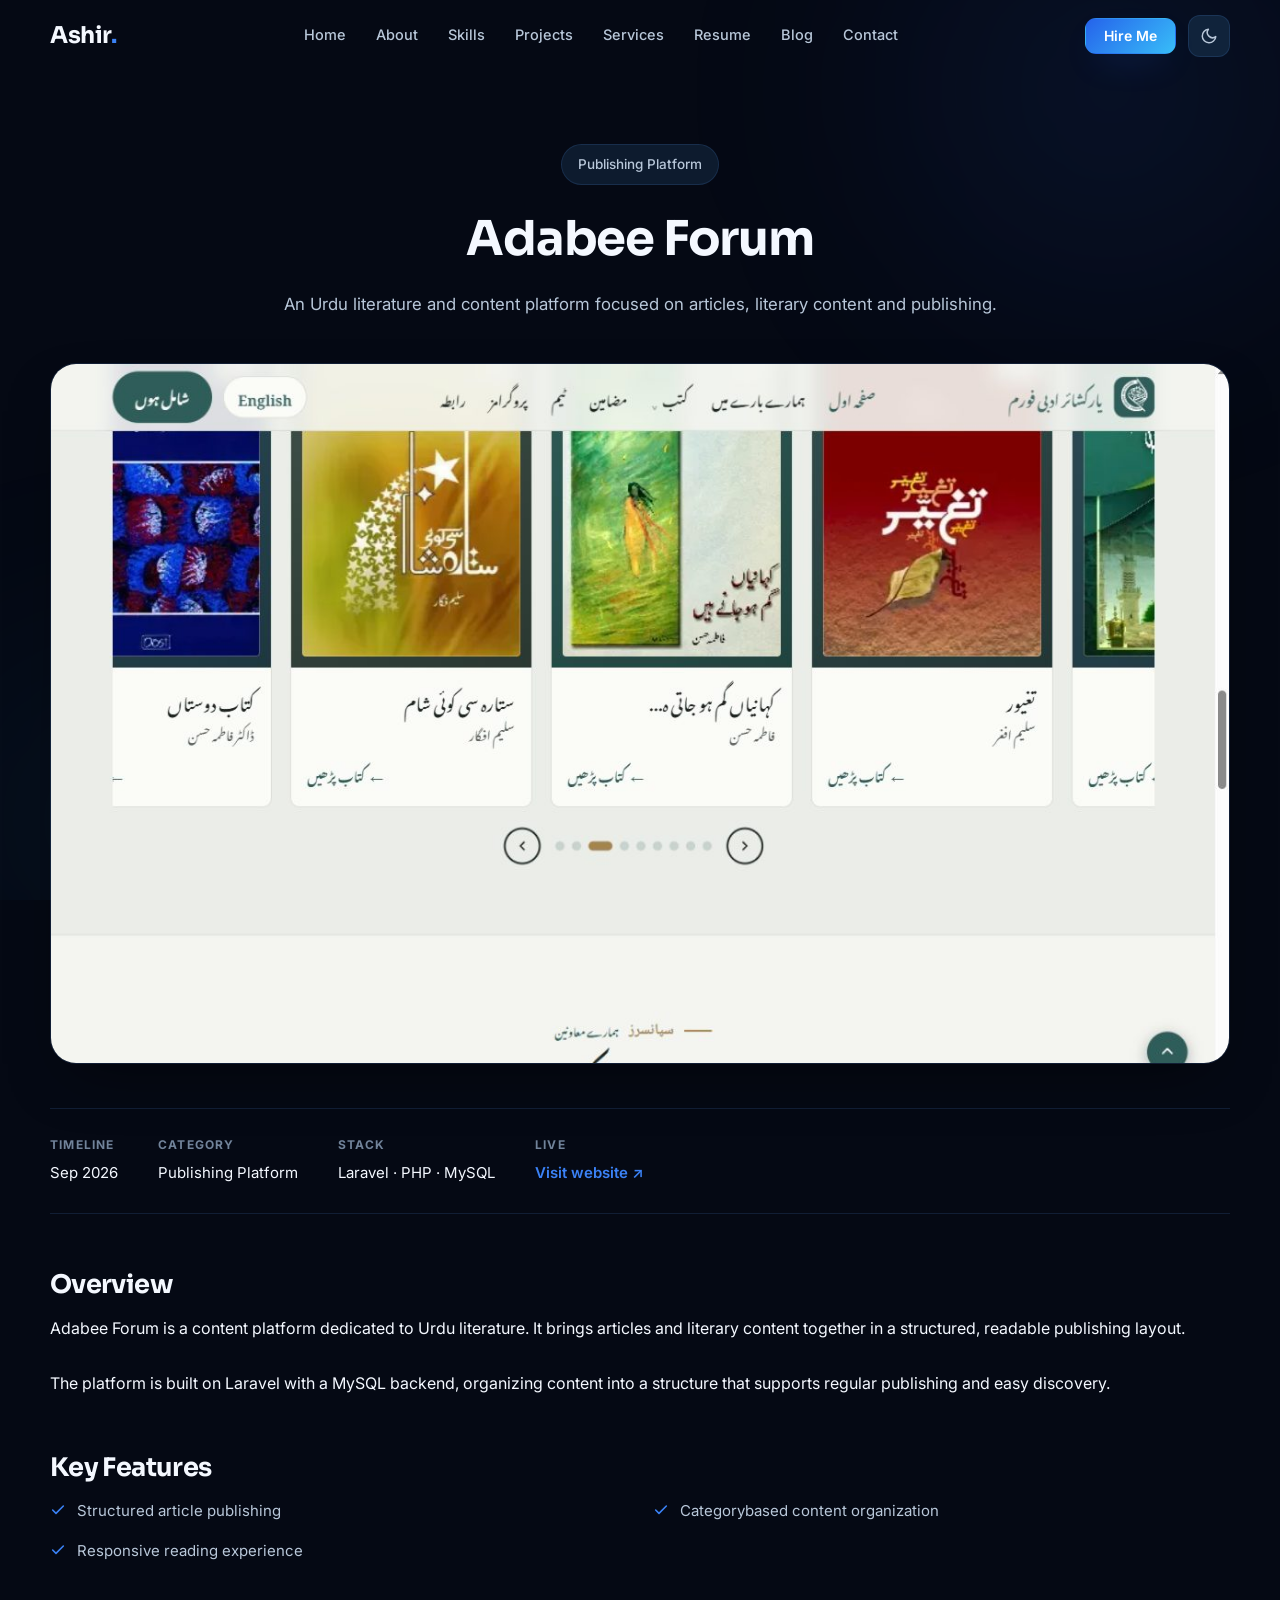
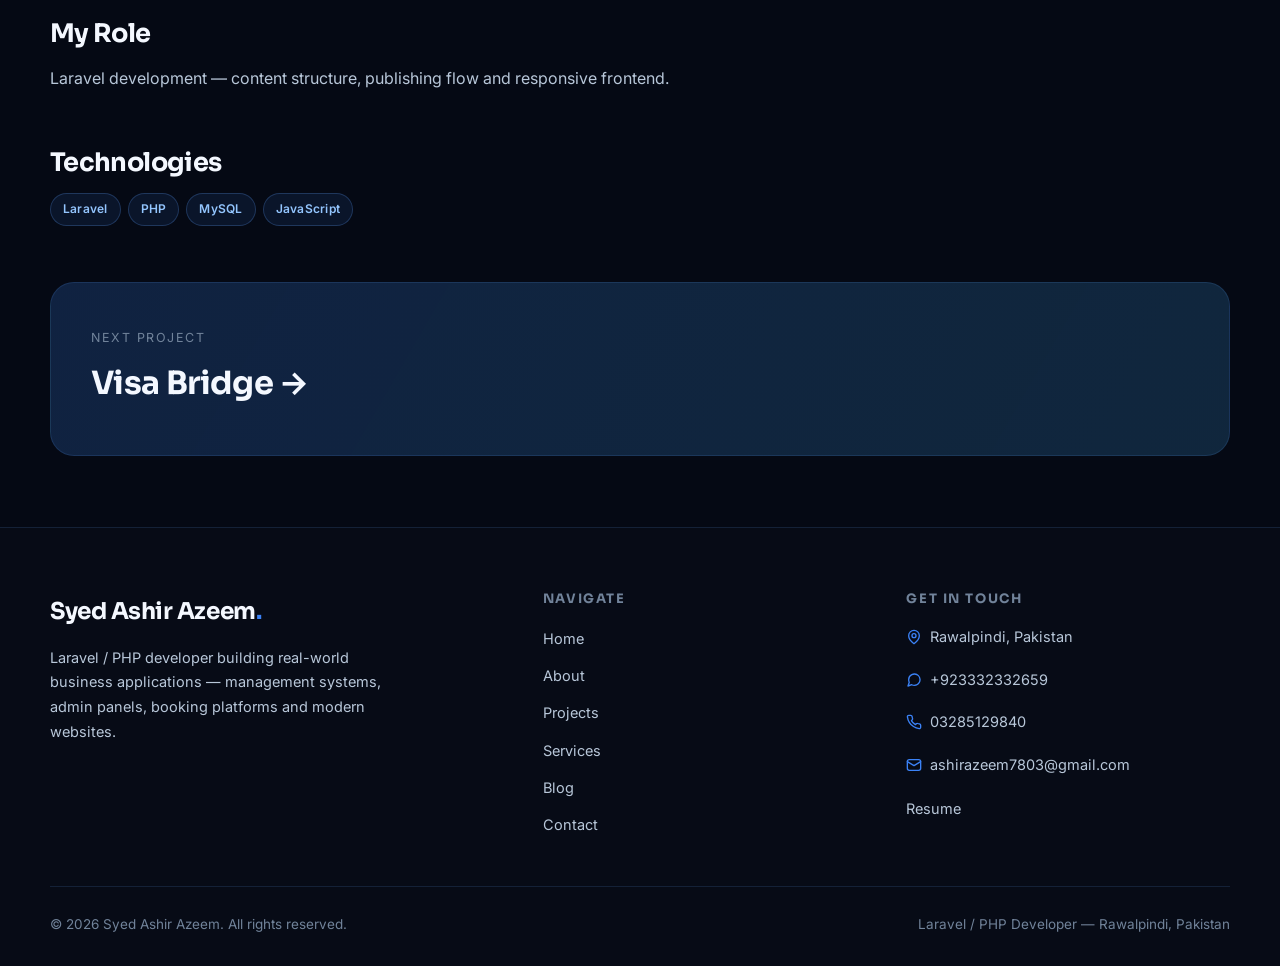
<file: projects/adabee-forum/index.html>
<!DOCTYPE html>
<html lang="en">
<head>
    <meta charset="utf-8">
    <meta name="viewport" content="width=device-width, initial-scale=1">
    <meta name="csrf-token" content="Bf3uLHn0W2NpBpltBQqLmKp4IGpjV0qm42Mp8vMt">

    <title>Adabee Forum — Syed Ashir Azeem | Syed Ashir Azeem</title>
<meta name="description" content="An Urdu literature and content platform focused on articles, literary content and publishing.">
<meta name="keywords" content="Laravel developer, PHP developer, Rawalpindi, Pakistan, web development, admin panels, booking systems, business management systems">
<link rel="canonical" href="../../projects/adabee-forum">

<meta property="og:type" content="article">
<meta property="og:site_name" content="Syed Ashir Azeem">
<meta property="og:title" content="Adabee Forum — Syed Ashir Azeem | Syed Ashir Azeem">
<meta property="og:description" content="An Urdu literature and content platform focused on articles, literary content and publishing.">
<meta property="og:url" content="../../projects/adabee-forum">
<meta property="og:image" content="../../images/projects/adabee-forum.jpg">

<meta name="twitter:card" content="summary_large_image">
<meta name="twitter:title" content="Adabee Forum — Syed Ashir Azeem | Syed Ashir Azeem">
<meta name="twitter:description" content="An Urdu literature and content platform focused on articles, literary content and publishing.">
<meta name="twitter:image" content="../../images/projects/adabee-forum.jpg">

<link rel="icon" href="../../favicon.svg" type="image/svg+xml">



    <link rel="preconnect" href="https://fonts.googleapis.com">
    <link rel="preconnect" href="https://fonts.gstatic.com" crossorigin>
    <link href="https://fonts.googleapis.com/css2?family=Inter:wght@400;500;600;700&family=Sora:wght@600;700;800&family=JetBrains+Mono:wght@400;500&display=swap" rel="stylesheet">
    <link rel="stylesheet" href="../../css/app.css?v=1789198400">
</head>
<body>
    <div class="page-loader" aria-hidden="true">
        <div>
            <div class="loader-logo">Ashir<span class="dot">.</span></div>
            <div class="loader-bar"></div>
        </div>
    </div>

    <div class="bg-orbs" aria-hidden="true"></div>
    <div class="scroll-progress" aria-hidden="true"></div>

    <nav class="navbar" aria-label="Main navigation">
    <div class="container nav-inner">
        <a href="../../index.html" class="logo" aria-label="Syed Ashir Azeem — home">Ashir<span class="dot">.</span></a>

        <ul class="nav-links">
            <li><a href="../../index.html">Home</a></li>
            <li><a href="../../index.html#about">About</a></li>
            <li><a href="../../index.html#skills">Skills</a></li>
            <li><a href="../../projects/index.html">Projects</a></li>
            <li><a href="../../index.html#services">Services</a></li>
            <li><a href="../../resume/index.html">Resume</a></li>
            <li><a href="../../blog/index.html">Blog</a></li>
            <li><a href="../../contact/index.html">Contact</a></li>
        </ul>

        <div class="nav-cta">
            <a href="../../contact/index.html" class="btn btn-primary btn-sm magnetic">Hire Me</a>
            <button class="theme-toggle" aria-label="Toggle light / dark theme" title="Toggle theme">
                <svg width="18" height="18" viewBox="0 0 24 24" fill="none" stroke="currentColor" stroke-width="2" stroke-linecap="round" stroke-linejoin="round"><path d="M21 12.8A9 9 0 1 1 11.2 3 7 7 0 0 0 21 12.8z"/></svg>
            </button>
            <button class="hamburger" aria-label="Open menu" aria-expanded="false">
                <span></span><span></span><span></span>
            </button>
        </div>
    </div>
</nav>

<div class="mobile-menu" role="menu">
    <a href="../../index.html">Home <span class="m-arrow">→</span></a>
    <a href="../../index.html#about">About <span class="m-arrow">→</span></a>
    <a href="../../index.html#skills">Skills <span class="m-arrow">→</span></a>
    <a href="../../projects/index.html">Projects <span class="m-arrow">→</span></a>
    <a href="../../index.html#services">Services <span class="m-arrow">→</span></a>
    <a href="../../resume/index.html">Resume <span class="m-arrow">→</span></a>
    <a href="../../blog/index.html">Blog <span class="m-arrow">→</span></a>
    <a href="../../contact/index.html">Contact <span class="m-arrow">→</span></a>
</div>

    <main id="content">
        <section class="case-hero">
        <div class="container">
                            <span class="hero-badge anim-badge" style="--d:.05s">Publishing Platform</span>
                        <h1 class="article-title anim-in" style="--d:.15s">Adabee Forum</h1>
            <p class="section-sub anim-in" style="--d:.3s">An Urdu literature and content platform focused on articles, literary content and publishing.</p>
        </div>
    </section>

    <div class="container">
                    <div class="case-cover reveal">
                <img src="../../images/projects/adabee-forum.jpg" alt="Adabee Forum — cover" width="1200" height="700">
            </div>
        
        
        <div class="case-meta-row reveal">
            <div class="case-meta-item">
                <strong>Timeline</strong>
                <span>Sep 2026</span>
            </div>
            <div class="case-meta-item">
                <strong>Category</strong>
                <span>Publishing Platform</span>
            </div>
            <div class="case-meta-item">
                <strong>Stack</strong>
                <span>Laravel · PHP · MySQL</span>
            </div>
                            <div class="case-meta-item">
                    <strong>Live</strong>
                    <span><a href="https://adabeeforum.com/" target="_blank" rel="noopener" style="color: var(--accent); font-weight: 600;">Visit website ↗</a></span>
                </div>
                    </div>

        <div class="reveal">
                            <div class="case-section">
                    <h2>Overview</h2>
                    Adabee Forum is a content platform dedicated to Urdu literature. It brings articles and literary content together in a structured, readable publishing layout.<br />
<br />
The platform is built on Laravel with a MySQL backend, organizing content into a structure that supports regular publishing and easy discovery.
                </div>
            
            
            
                            <div class="case-section">
                    <h2>Key Features</h2>
                    <ul class="feature-list">
                                                    <li>
                                <svg width="16" height="16" viewBox="0 0 24 24" fill="none" stroke="currentColor" stroke-width="2.4" stroke-linecap="round" stroke-linejoin="round"><path d="M20 6 9 17l-5-5"/></svg>
                                Structured article publishing
                            </li>
                                                    <li>
                                <svg width="16" height="16" viewBox="0 0 24 24" fill="none" stroke="currentColor" stroke-width="2.4" stroke-linecap="round" stroke-linejoin="round"><path d="M20 6 9 17l-5-5"/></svg>
                                Categorybased content organization
                            </li>
                                                    <li>
                                <svg width="16" height="16" viewBox="0 0 24 24" fill="none" stroke="currentColor" stroke-width="2.4" stroke-linecap="round" stroke-linejoin="round"><path d="M20 6 9 17l-5-5"/></svg>
                                Responsive reading experience
                            </li>
                                            </ul>
                </div>
            
                            <div class="case-section">
                    <h2>My Role</h2>
                    <p>Laravel development — content structure, publishing flow and responsive frontend.</p>
                </div>
            
                            <div class="case-section">
                    <h2>Technologies</h2>
                    <div class="tech-list">
                                                    <span class="tech-pill">Laravel</span>
                                                    <span class="tech-pill">PHP</span>
                                                    <span class="tech-pill">MySQL</span>
                                                    <span class="tech-pill">JavaScript</span>
                                            </div>
                </div>
            
            
                    </div>

        
                    <a href="../../projects/visa-bridge" class="next-project reveal" style="margin-bottom: 72px;">
                <div class="label">Next project</div>
                <div class="name">Visa Bridge →</div>
            </a>
            </div>
    </main>

    <footer class="footer">
    <div class="container">
        <div class="footer-grid">
            <div class="footer-about">
                <a href="../../index.html" class="logo">Syed Ashir Azeem<span class="dot">.</span></a>
                <p>Laravel / PHP developer building real-world business applications — management systems, admin panels, booking platforms and modern websites.</p>

                                            </div>

            <div>
                <h4>Navigate</h4>
                <ul class="footer-links">
                    <li><a href="../../index.html">Home</a></li>
                    <li><a href="../../index.html#about">About</a></li>
                    <li><a href="../../projects/index.html">Projects</a></li>
                    <li><a href="../../index.html#services">Services</a></li>
                    <li><a href="../../blog/index.html">Blog</a></li>
                    <li><a href="../../contact/index.html">Contact</a></li>
                </ul>
            </div>

            <div>
                <h4>Get in touch</h4>
                <ul class="footer-links" style="gap: 14px;">
                                            <li>
                            <a href="https://maps.google.com/?q=Rawalpindi%2C+Pakistan" target="_blank" rel="noopener noreferrer" aria-label="Location" style="display: inline-flex; align-items: center; gap: 8px;">
                                <svg width="16" height="16" viewBox="0 0 24 24" fill="none" stroke="var(--accent)" stroke-width="2" stroke-linecap="round" stroke-linejoin="round" style="flex-shrink: 0;"><path d="M20 10c0 6-8 12-8 12s-8-6-8-12a8 8 0 0 1 16 0z"/><circle cx="12" cy="10" r="3"/></svg>
                                <span>Rawalpindi, Pakistan</span>
                            </a>
                        </li>
                                                                <li>
                            <a href="https://wa.me/923332332659" target="_blank" rel="noopener noreferrer" aria-label="WhatsApp" style="display: inline-flex; align-items: center; gap: 8px;">
                                <svg width="16" height="16" viewBox="0 0 24 24" fill="none" stroke="var(--accent)" stroke-width="2" stroke-linecap="round" stroke-linejoin="round" style="flex-shrink: 0;"><path d="M21 11.5a8.38 8.38 0 0 1-.9 3.8 8.5 8.5 0 0 1-7.6 4.7 8.38 8.38 0 0 1-3.8-.9L3 21l1.9-5.7a8.38 8.38 0 0 1-.9-3.8 8.5 8.5 0 0 1 4.7-7.6 8.38 8.38 0 0 1 3.8-.9h.5a8.48 8.48 0 0 1 8 8v.5z"/></svg>
                                <span>+923332332659</span>
                            </a>
                        </li>
                                                                <li>
                            <a href="tel:03285129840" aria-label="Call Ashir" style="display: inline-flex; align-items: center; gap: 8px;">
                                <svg width="16" height="16" viewBox="0 0 24 24" fill="none" stroke="var(--accent)" stroke-width="2" stroke-linecap="round" stroke-linejoin="round" style="flex-shrink: 0;"><path d="M22 16.9v3a2 2 0 0 1-2.2 2 19.8 19.8 0 0 1-8.6-3.1 19.5 19.5 0 0 1-6-6A19.8 19.8 0 0 1 2.1 4.2 2 2 0 0 1 4.1 2h3a2 2 0 0 1 2 1.7c.13 1 .36 1.96.7 2.9a2 2 0 0 1-.45 2.1L8.1 10a16 16 0 0 0 6 6l1.3-1.3a2 2 0 0 1 2.1-.45c.94.34 1.9.57 2.9.7a2 2 0 0 1 1.6 2z"/></svg>
                                <span>03285129840</span>
                            </a>
                        </li>
                                                                <li>
                            <a href="mailto:ashirazeem7803@gmail.com" aria-label="Email Ashir" style="display: inline-flex; align-items: center; gap: 8px;">
                                <svg width="16" height="16" viewBox="0 0 24 24" fill="none" stroke="var(--accent)" stroke-width="2" stroke-linecap="round" stroke-linejoin="round" style="flex-shrink: 0;"><rect x="2" y="4" width="20" height="16" rx="3"/><path d="m2 7 10 6L22 7"/></svg>
                                <span>ashirazeem7803@gmail.com</span>
                            </a>
                        </li>
                                        <li><a href="../../resume/index.html">Resume</a></li>
                </ul>

                                            </div>
        </div>

        <div class="footer-bottom">
            <span>© 2026 Syed Ashir Azeem. All rights reserved.</span>
            <span>Laravel / PHP Developer — Rawalpindi, Pakistan</span>
        </div>
    </div>
</footer>

    <button class="back-top" aria-label="Back to top">
        <svg width="20" height="20" viewBox="0 0 24 24" fill="none" stroke="currentColor" stroke-width="2" stroke-linecap="round" stroke-linejoin="round"><path d="M12 19V5M5 12l7-7 7 7"/></svg>
    </button>

    <script src="../../js/app.js?v=1788854218" defer></script>
</body>
</html>
</file>
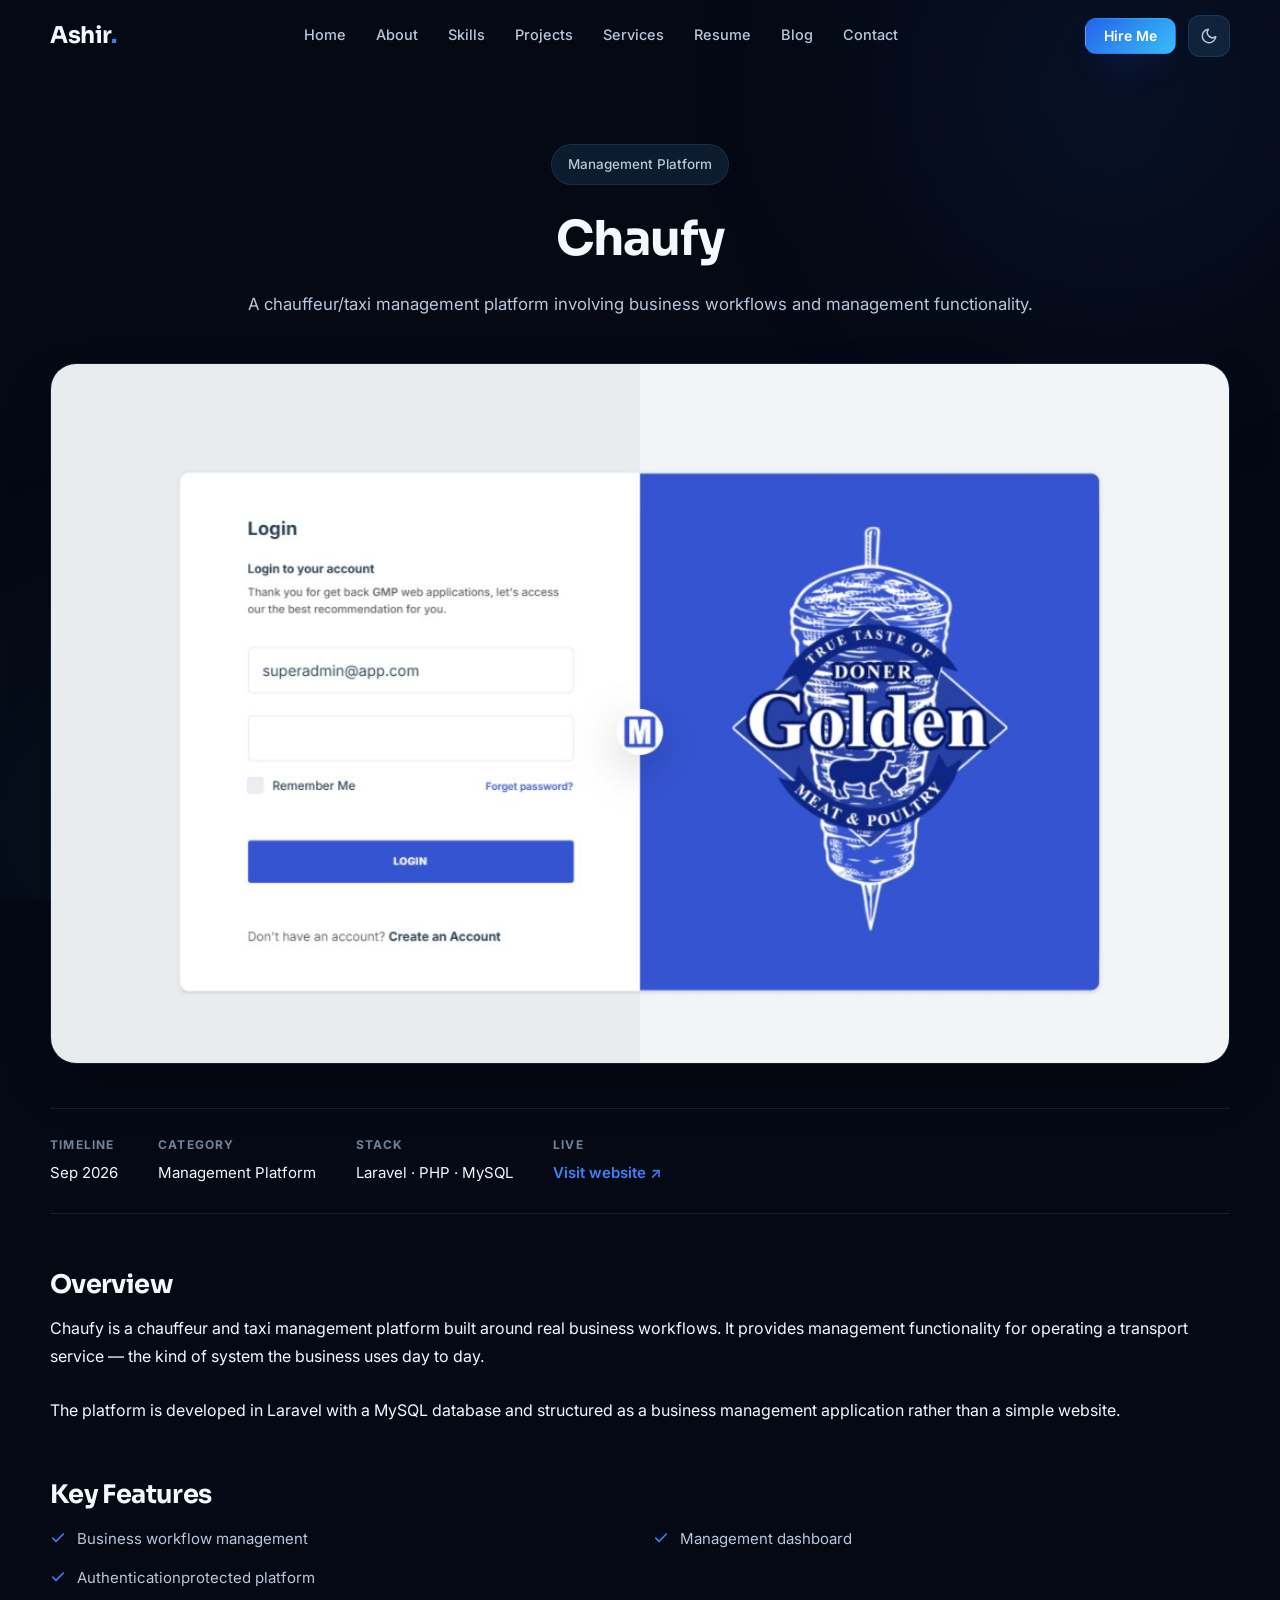
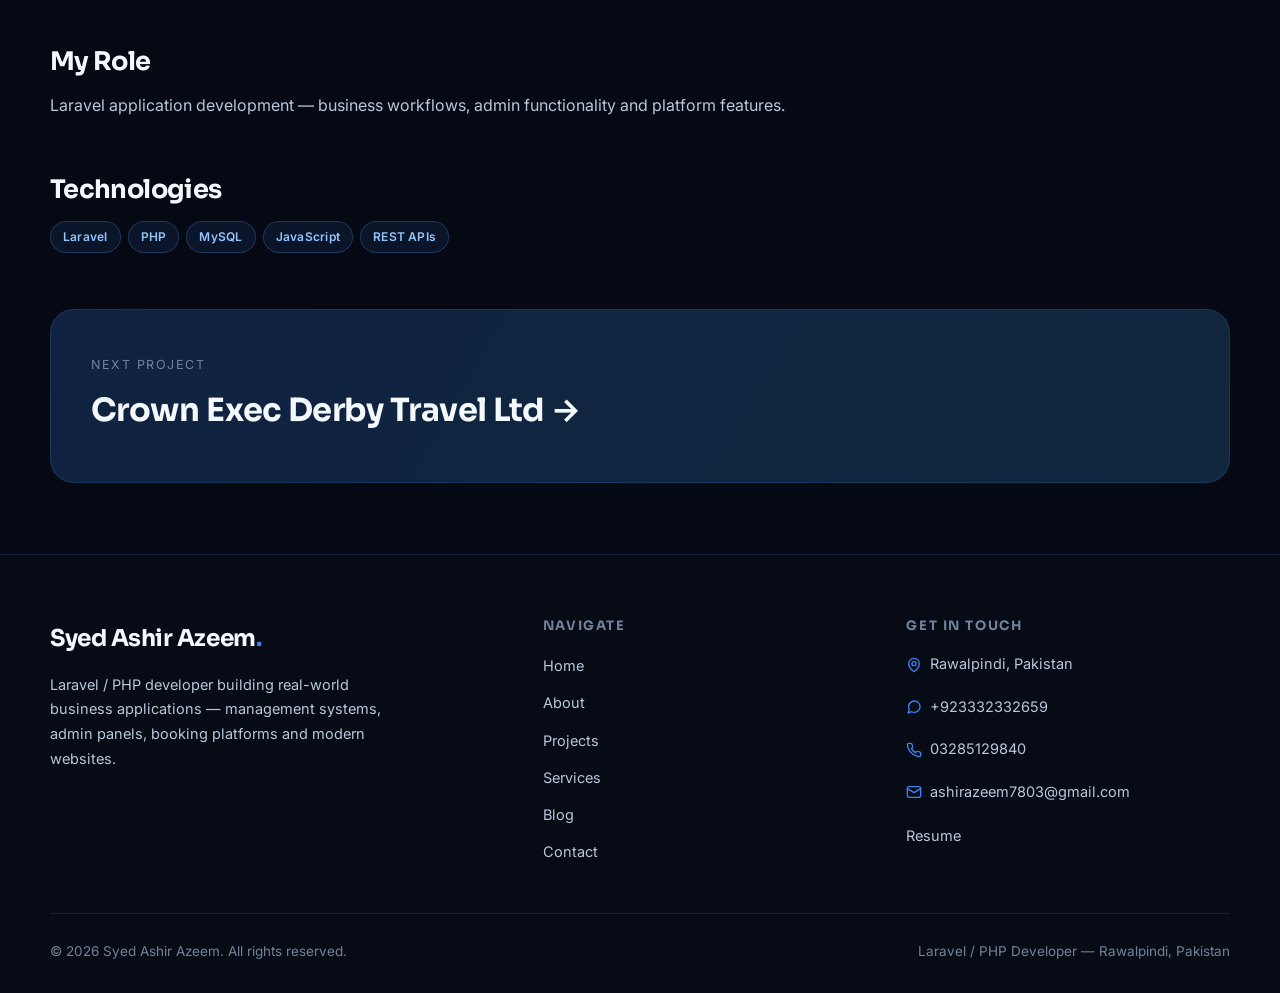
<file: projects/chaufy/index.html>
<!DOCTYPE html>
<html lang="en">
<head>
    <meta charset="utf-8">
    <meta name="viewport" content="width=device-width, initial-scale=1">
    <meta name="csrf-token" content="fYmZxLYSkiNbHexfCEA9EE9vU1oyHdFf9sZFwun4">

    <title>Chaufy — Syed Ashir Azeem | Syed Ashir Azeem</title>
<meta name="description" content="A chauffeur/taxi management platform involving business workflows and management functionality.">
<meta name="keywords" content="Laravel developer, PHP developer, Rawalpindi, Pakistan, web development, admin panels, booking systems, business management systems">
<link rel="canonical" href="../../projects/chaufy">

<meta property="og:type" content="article">
<meta property="og:site_name" content="Syed Ashir Azeem">
<meta property="og:title" content="Chaufy — Syed Ashir Azeem | Syed Ashir Azeem">
<meta property="og:description" content="A chauffeur/taxi management platform involving business workflows and management functionality.">
<meta property="og:url" content="../../projects/chaufy">
<meta property="og:image" content="../../images/projects/chaufy.jpg">

<meta name="twitter:card" content="summary_large_image">
<meta name="twitter:title" content="Chaufy — Syed Ashir Azeem | Syed Ashir Azeem">
<meta name="twitter:description" content="A chauffeur/taxi management platform involving business workflows and management functionality.">
<meta name="twitter:image" content="../../images/projects/chaufy.jpg">

<link rel="icon" href="../../favicon.svg" type="image/svg+xml">



    <link rel="preconnect" href="https://fonts.googleapis.com">
    <link rel="preconnect" href="https://fonts.gstatic.com" crossorigin>
    <link href="https://fonts.googleapis.com/css2?family=Inter:wght@400;500;600;700&family=Sora:wght@600;700;800&family=JetBrains+Mono:wght@400;500&display=swap" rel="stylesheet">
    <link rel="stylesheet" href="../../css/app.css?v=1789198400">
</head>
<body>
    <div class="page-loader" aria-hidden="true">
        <div>
            <div class="loader-logo">Ashir<span class="dot">.</span></div>
            <div class="loader-bar"></div>
        </div>
    </div>

    <div class="bg-orbs" aria-hidden="true"></div>
    <div class="scroll-progress" aria-hidden="true"></div>

    <nav class="navbar" aria-label="Main navigation">
    <div class="container nav-inner">
        <a href="../../index.html" class="logo" aria-label="Syed Ashir Azeem — home">Ashir<span class="dot">.</span></a>

        <ul class="nav-links">
            <li><a href="../../index.html">Home</a></li>
            <li><a href="../../index.html#about">About</a></li>
            <li><a href="../../index.html#skills">Skills</a></li>
            <li><a href="../../projects/index.html">Projects</a></li>
            <li><a href="../../index.html#services">Services</a></li>
            <li><a href="../../resume/index.html">Resume</a></li>
            <li><a href="../../blog/index.html">Blog</a></li>
            <li><a href="../../contact/index.html">Contact</a></li>
        </ul>

        <div class="nav-cta">
            <a href="../../contact/index.html" class="btn btn-primary btn-sm magnetic">Hire Me</a>
            <button class="theme-toggle" aria-label="Toggle light / dark theme" title="Toggle theme">
                <svg width="18" height="18" viewBox="0 0 24 24" fill="none" stroke="currentColor" stroke-width="2" stroke-linecap="round" stroke-linejoin="round"><path d="M21 12.8A9 9 0 1 1 11.2 3 7 7 0 0 0 21 12.8z"/></svg>
            </button>
            <button class="hamburger" aria-label="Open menu" aria-expanded="false">
                <span></span><span></span><span></span>
            </button>
        </div>
    </div>
</nav>

<div class="mobile-menu" role="menu">
    <a href="../../index.html">Home <span class="m-arrow">→</span></a>
    <a href="../../index.html#about">About <span class="m-arrow">→</span></a>
    <a href="../../index.html#skills">Skills <span class="m-arrow">→</span></a>
    <a href="../../projects/index.html">Projects <span class="m-arrow">→</span></a>
    <a href="../../index.html#services">Services <span class="m-arrow">→</span></a>
    <a href="../../resume/index.html">Resume <span class="m-arrow">→</span></a>
    <a href="../../blog/index.html">Blog <span class="m-arrow">→</span></a>
    <a href="../../contact/index.html">Contact <span class="m-arrow">→</span></a>
</div>

    <main id="content">
        <section class="case-hero">
        <div class="container">
                            <span class="hero-badge anim-badge" style="--d:.05s">Management Platform</span>
                        <h1 class="article-title anim-in" style="--d:.15s">Chaufy</h1>
            <p class="section-sub anim-in" style="--d:.3s">A chauffeur/taxi management platform involving business workflows and management functionality.</p>
        </div>
    </section>

    <div class="container">
                    <div class="case-cover reveal">
                <img src="../../images/projects/chaufy.jpg" alt="Chaufy — cover" width="1200" height="700">
            </div>
        
        
        <div class="case-meta-row reveal">
            <div class="case-meta-item">
                <strong>Timeline</strong>
                <span>Sep 2026</span>
            </div>
            <div class="case-meta-item">
                <strong>Category</strong>
                <span>Management Platform</span>
            </div>
            <div class="case-meta-item">
                <strong>Stack</strong>
                <span>Laravel · PHP · MySQL</span>
            </div>
                            <div class="case-meta-item">
                    <strong>Live</strong>
                    <span><a href="https://chaufy.uk/login" target="_blank" rel="noopener" style="color: var(--accent); font-weight: 600;">Visit website ↗</a></span>
                </div>
                    </div>

        <div class="reveal">
                            <div class="case-section">
                    <h2>Overview</h2>
                    Chaufy is a chauffeur and taxi management platform built around real business workflows. It provides management functionality for operating a transport service — the kind of system the business uses day to day.<br />
<br />
The platform is developed in Laravel with a MySQL database and structured as a business management application rather than a simple website.
                </div>
            
            
            
                            <div class="case-section">
                    <h2>Key Features</h2>
                    <ul class="feature-list">
                                                    <li>
                                <svg width="16" height="16" viewBox="0 0 24 24" fill="none" stroke="currentColor" stroke-width="2.4" stroke-linecap="round" stroke-linejoin="round"><path d="M20 6 9 17l-5-5"/></svg>
                                Business workflow management
                            </li>
                                                    <li>
                                <svg width="16" height="16" viewBox="0 0 24 24" fill="none" stroke="currentColor" stroke-width="2.4" stroke-linecap="round" stroke-linejoin="round"><path d="M20 6 9 17l-5-5"/></svg>
                                Management dashboard
                            </li>
                                                    <li>
                                <svg width="16" height="16" viewBox="0 0 24 24" fill="none" stroke="currentColor" stroke-width="2.4" stroke-linecap="round" stroke-linejoin="round"><path d="M20 6 9 17l-5-5"/></svg>
                                Authenticationprotected platform
                            </li>
                                            </ul>
                </div>
            
                            <div class="case-section">
                    <h2>My Role</h2>
                    <p>Laravel application development — business workflows, admin functionality and platform features.</p>
                </div>
            
                            <div class="case-section">
                    <h2>Technologies</h2>
                    <div class="tech-list">
                                                    <span class="tech-pill">Laravel</span>
                                                    <span class="tech-pill">PHP</span>
                                                    <span class="tech-pill">MySQL</span>
                                                    <span class="tech-pill">JavaScript</span>
                                                    <span class="tech-pill">REST APIs</span>
                                            </div>
                </div>
            
            
                    </div>

        
                    <a href="../../projects/crown-exec-derby-travel-ltd" class="next-project reveal" style="margin-bottom: 72px;">
                <div class="label">Next project</div>
                <div class="name">Crown Exec Derby Travel Ltd →</div>
            </a>
            </div>
    </main>

    <footer class="footer">
    <div class="container">
        <div class="footer-grid">
            <div class="footer-about">
                <a href="../../index.html" class="logo">Syed Ashir Azeem<span class="dot">.</span></a>
                <p>Laravel / PHP developer building real-world business applications — management systems, admin panels, booking platforms and modern websites.</p>

                                            </div>

            <div>
                <h4>Navigate</h4>
                <ul class="footer-links">
                    <li><a href="../../index.html">Home</a></li>
                    <li><a href="../../index.html#about">About</a></li>
                    <li><a href="../../projects/index.html">Projects</a></li>
                    <li><a href="../../index.html#services">Services</a></li>
                    <li><a href="../../blog/index.html">Blog</a></li>
                    <li><a href="../../contact/index.html">Contact</a></li>
                </ul>
            </div>

            <div>
                <h4>Get in touch</h4>
                <ul class="footer-links" style="gap: 14px;">
                                            <li>
                            <a href="https://maps.google.com/?q=Rawalpindi%2C+Pakistan" target="_blank" rel="noopener noreferrer" aria-label="Location" style="display: inline-flex; align-items: center; gap: 8px;">
                                <svg width="16" height="16" viewBox="0 0 24 24" fill="none" stroke="var(--accent)" stroke-width="2" stroke-linecap="round" stroke-linejoin="round" style="flex-shrink: 0;"><path d="M20 10c0 6-8 12-8 12s-8-6-8-12a8 8 0 0 1 16 0z"/><circle cx="12" cy="10" r="3"/></svg>
                                <span>Rawalpindi, Pakistan</span>
                            </a>
                        </li>
                                                                <li>
                            <a href="https://wa.me/923332332659" target="_blank" rel="noopener noreferrer" aria-label="WhatsApp" style="display: inline-flex; align-items: center; gap: 8px;">
                                <svg width="16" height="16" viewBox="0 0 24 24" fill="none" stroke="var(--accent)" stroke-width="2" stroke-linecap="round" stroke-linejoin="round" style="flex-shrink: 0;"><path d="M21 11.5a8.38 8.38 0 0 1-.9 3.8 8.5 8.5 0 0 1-7.6 4.7 8.38 8.38 0 0 1-3.8-.9L3 21l1.9-5.7a8.38 8.38 0 0 1-.9-3.8 8.5 8.5 0 0 1 4.7-7.6 8.38 8.38 0 0 1 3.8-.9h.5a8.48 8.48 0 0 1 8 8v.5z"/></svg>
                                <span>+923332332659</span>
                            </a>
                        </li>
                                                                <li>
                            <a href="tel:03285129840" aria-label="Call Ashir" style="display: inline-flex; align-items: center; gap: 8px;">
                                <svg width="16" height="16" viewBox="0 0 24 24" fill="none" stroke="var(--accent)" stroke-width="2" stroke-linecap="round" stroke-linejoin="round" style="flex-shrink: 0;"><path d="M22 16.9v3a2 2 0 0 1-2.2 2 19.8 19.8 0 0 1-8.6-3.1 19.5 19.5 0 0 1-6-6A19.8 19.8 0 0 1 2.1 4.2 2 2 0 0 1 4.1 2h3a2 2 0 0 1 2 1.7c.13 1 .36 1.96.7 2.9a2 2 0 0 1-.45 2.1L8.1 10a16 16 0 0 0 6 6l1.3-1.3a2 2 0 0 1 2.1-.45c.94.34 1.9.57 2.9.7a2 2 0 0 1 1.6 2z"/></svg>
                                <span>03285129840</span>
                            </a>
                        </li>
                                                                <li>
                            <a href="mailto:ashirazeem7803@gmail.com" aria-label="Email Ashir" style="display: inline-flex; align-items: center; gap: 8px;">
                                <svg width="16" height="16" viewBox="0 0 24 24" fill="none" stroke="var(--accent)" stroke-width="2" stroke-linecap="round" stroke-linejoin="round" style="flex-shrink: 0;"><rect x="2" y="4" width="20" height="16" rx="3"/><path d="m2 7 10 6L22 7"/></svg>
                                <span>ashirazeem7803@gmail.com</span>
                            </a>
                        </li>
                                        <li><a href="../../resume/index.html">Resume</a></li>
                </ul>

                                            </div>
        </div>

        <div class="footer-bottom">
            <span>© 2026 Syed Ashir Azeem. All rights reserved.</span>
            <span>Laravel / PHP Developer — Rawalpindi, Pakistan</span>
        </div>
    </div>
</footer>

    <button class="back-top" aria-label="Back to top">
        <svg width="20" height="20" viewBox="0 0 24 24" fill="none" stroke="currentColor" stroke-width="2" stroke-linecap="round" stroke-linejoin="round"><path d="M12 19V5M5 12l7-7 7 7"/></svg>
    </button>

    <script src="../../js/app.js?v=1788854218" defer></script>
</body>
</html>
</file>
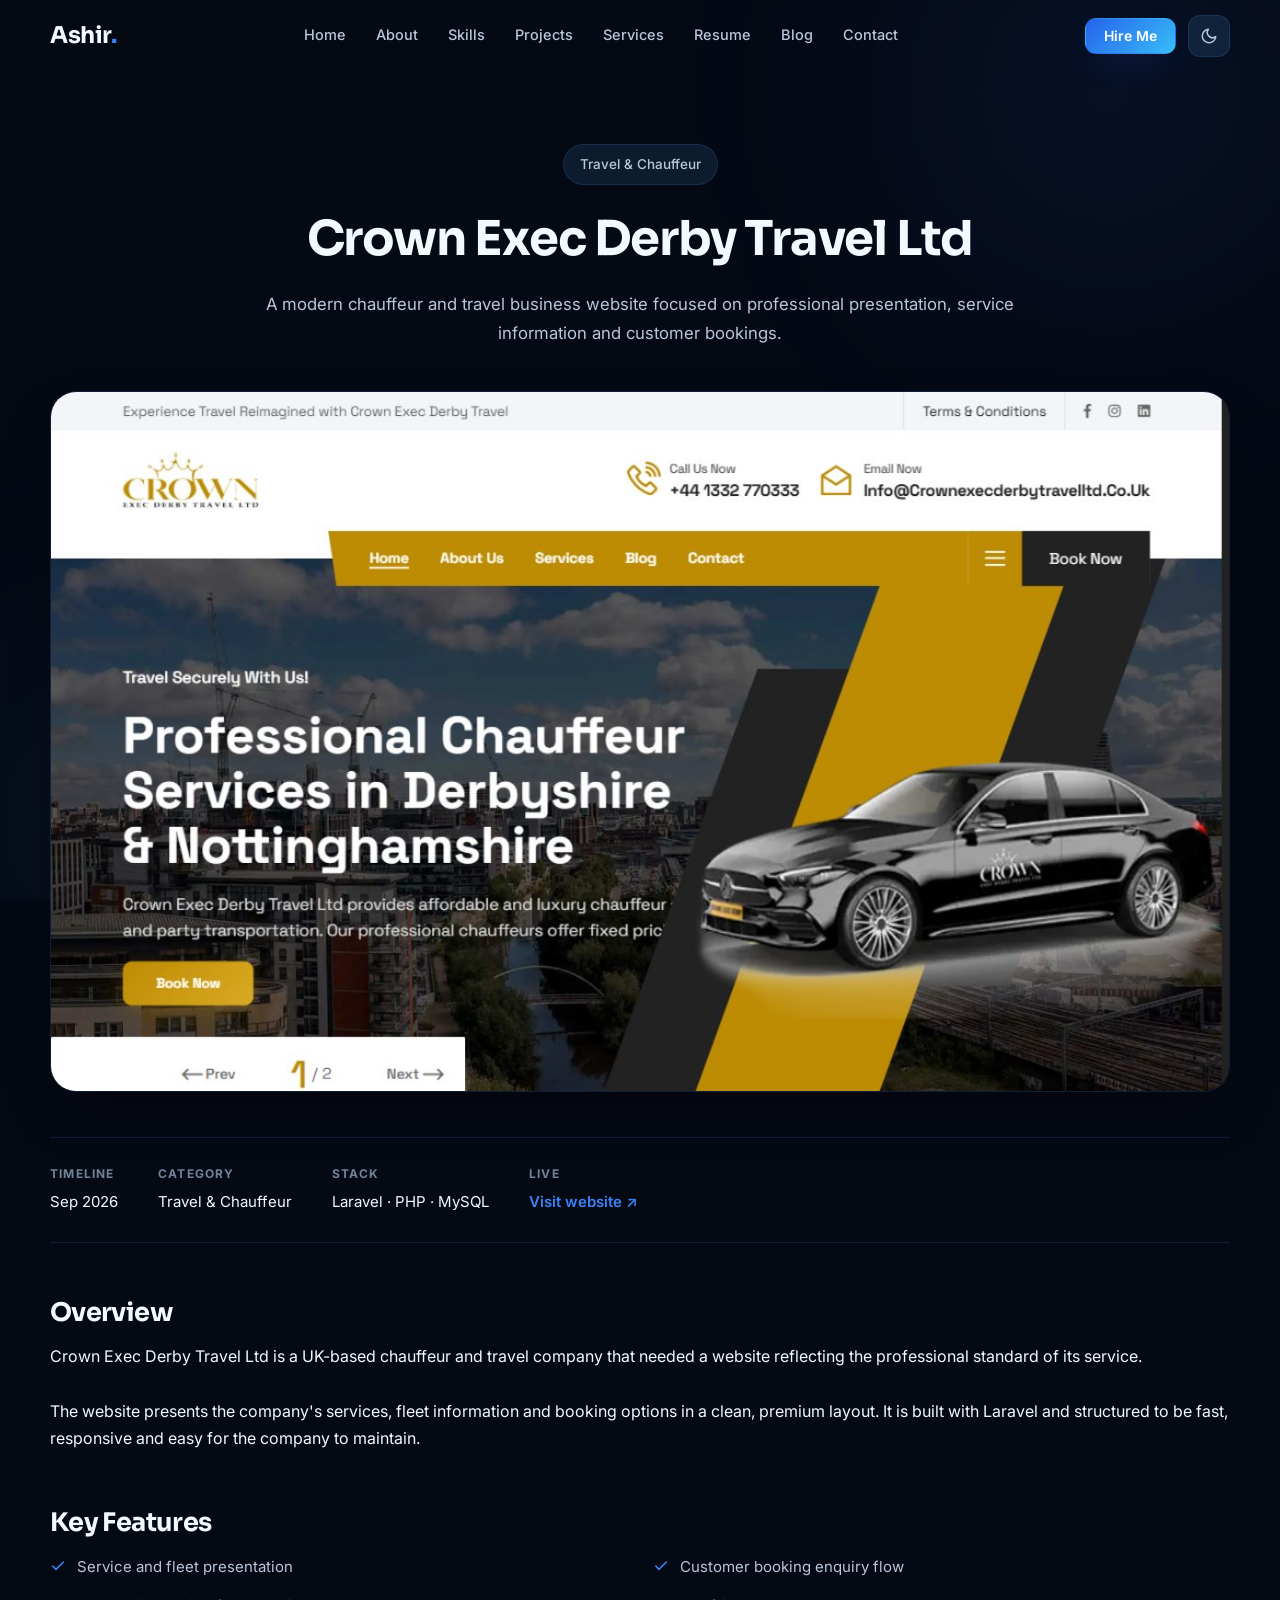
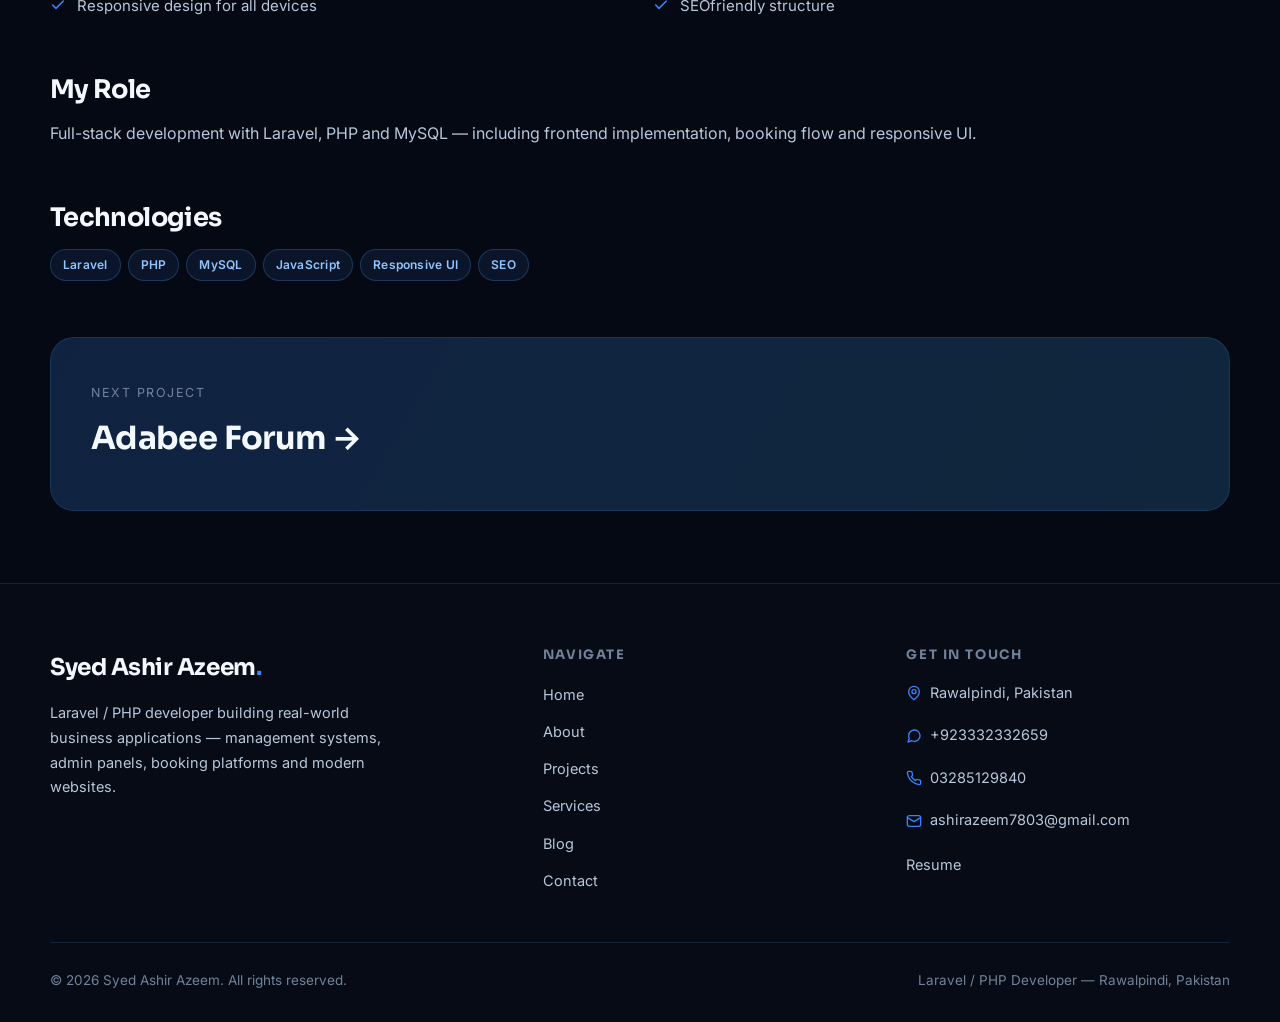
<file: projects/crown-exec-derby-travel-ltd/index.html>
<!DOCTYPE html>
<html lang="en">
<head>
    <meta charset="utf-8">
    <meta name="viewport" content="width=device-width, initial-scale=1">
    <meta name="csrf-token" content="zWGp7XZt5dqXdpGyjbQ1Ek2gPIZAfaKyRQxkHo23">

    <title>Crown Exec Derby Travel Ltd — Syed Ashir Azeem | Syed Ashir Azeem</title>
<meta name="description" content="A modern chauffeur and travel business website focused on professional presentation, service information and customer bookings.">
<meta name="keywords" content="Laravel developer, PHP developer, Rawalpindi, Pakistan, web development, admin panels, booking systems, business management systems">
<link rel="canonical" href="../../projects/crown-exec-derby-travel-ltd">

<meta property="og:type" content="article">
<meta property="og:site_name" content="Syed Ashir Azeem">
<meta property="og:title" content="Crown Exec Derby Travel Ltd — Syed Ashir Azeem | Syed Ashir Azeem">
<meta property="og:description" content="A modern chauffeur and travel business website focused on professional presentation, service information and customer bookings.">
<meta property="og:url" content="../../projects/crown-exec-derby-travel-ltd">
<meta property="og:image" content="../../images/projects/crown-exec-derby.jpg">

<meta name="twitter:card" content="summary_large_image">
<meta name="twitter:title" content="Crown Exec Derby Travel Ltd — Syed Ashir Azeem | Syed Ashir Azeem">
<meta name="twitter:description" content="A modern chauffeur and travel business website focused on professional presentation, service information and customer bookings.">
<meta name="twitter:image" content="../../images/projects/crown-exec-derby.jpg">

<link rel="icon" href="../../favicon.svg" type="image/svg+xml">



    <link rel="preconnect" href="https://fonts.googleapis.com">
    <link rel="preconnect" href="https://fonts.gstatic.com" crossorigin>
    <link href="https://fonts.googleapis.com/css2?family=Inter:wght@400;500;600;700&family=Sora:wght@600;700;800&family=JetBrains+Mono:wght@400;500&display=swap" rel="stylesheet">
    <link rel="stylesheet" href="../../css/app.css?v=1789198400">
</head>
<body>
    <div class="page-loader" aria-hidden="true">
        <div>
            <div class="loader-logo">Ashir<span class="dot">.</span></div>
            <div class="loader-bar"></div>
        </div>
    </div>

    <div class="bg-orbs" aria-hidden="true"></div>
    <div class="scroll-progress" aria-hidden="true"></div>

    <nav class="navbar" aria-label="Main navigation">
    <div class="container nav-inner">
        <a href="../../index.html" class="logo" aria-label="Syed Ashir Azeem — home">Ashir<span class="dot">.</span></a>

        <ul class="nav-links">
            <li><a href="../../index.html">Home</a></li>
            <li><a href="../../index.html#about">About</a></li>
            <li><a href="../../index.html#skills">Skills</a></li>
            <li><a href="../../projects/index.html">Projects</a></li>
            <li><a href="../../index.html#services">Services</a></li>
            <li><a href="../../resume/index.html">Resume</a></li>
            <li><a href="../../blog/index.html">Blog</a></li>
            <li><a href="../../contact/index.html">Contact</a></li>
        </ul>

        <div class="nav-cta">
            <a href="../../contact/index.html" class="btn btn-primary btn-sm magnetic">Hire Me</a>
            <button class="theme-toggle" aria-label="Toggle light / dark theme" title="Toggle theme">
                <svg width="18" height="18" viewBox="0 0 24 24" fill="none" stroke="currentColor" stroke-width="2" stroke-linecap="round" stroke-linejoin="round"><path d="M21 12.8A9 9 0 1 1 11.2 3 7 7 0 0 0 21 12.8z"/></svg>
            </button>
            <button class="hamburger" aria-label="Open menu" aria-expanded="false">
                <span></span><span></span><span></span>
            </button>
        </div>
    </div>
</nav>

<div class="mobile-menu" role="menu">
    <a href="../../index.html">Home <span class="m-arrow">→</span></a>
    <a href="../../index.html#about">About <span class="m-arrow">→</span></a>
    <a href="../../index.html#skills">Skills <span class="m-arrow">→</span></a>
    <a href="../../projects/index.html">Projects <span class="m-arrow">→</span></a>
    <a href="../../index.html#services">Services <span class="m-arrow">→</span></a>
    <a href="../../resume/index.html">Resume <span class="m-arrow">→</span></a>
    <a href="../../blog/index.html">Blog <span class="m-arrow">→</span></a>
    <a href="../../contact/index.html">Contact <span class="m-arrow">→</span></a>
</div>

    <main id="content">
        <section class="case-hero">
        <div class="container">
                            <span class="hero-badge anim-badge" style="--d:.05s">Travel &amp; Chauffeur</span>
                        <h1 class="article-title anim-in" style="--d:.15s">Crown Exec Derby Travel Ltd</h1>
            <p class="section-sub anim-in" style="--d:.3s">A modern chauffeur and travel business website focused on professional presentation, service information and customer bookings.</p>
        </div>
    </section>

    <div class="container">
                    <div class="case-cover reveal">
                <img src="../../images/projects/crown-exec-derby.jpg" alt="Crown Exec Derby Travel Ltd — cover" width="1200" height="700">
            </div>
        
        
        <div class="case-meta-row reveal">
            <div class="case-meta-item">
                <strong>Timeline</strong>
                <span>Sep 2026</span>
            </div>
            <div class="case-meta-item">
                <strong>Category</strong>
                <span>Travel &amp; Chauffeur</span>
            </div>
            <div class="case-meta-item">
                <strong>Stack</strong>
                <span>Laravel · PHP · MySQL</span>
            </div>
                            <div class="case-meta-item">
                    <strong>Live</strong>
                    <span><a href="https://crownexecderbytravelltd.co.uk/" target="_blank" rel="noopener" style="color: var(--accent); font-weight: 600;">Visit website ↗</a></span>
                </div>
                    </div>

        <div class="reveal">
                            <div class="case-section">
                    <h2>Overview</h2>
                    Crown Exec Derby Travel Ltd is a UK-based chauffeur and travel company that needed a website reflecting the professional standard of its service.<br />
<br />
The website presents the company&#039;s services, fleet information and booking options in a clean, premium layout. It is built with Laravel and structured to be fast, responsive and easy for the company to maintain.
                </div>
            
            
            
                            <div class="case-section">
                    <h2>Key Features</h2>
                    <ul class="feature-list">
                                                    <li>
                                <svg width="16" height="16" viewBox="0 0 24 24" fill="none" stroke="currentColor" stroke-width="2.4" stroke-linecap="round" stroke-linejoin="round"><path d="M20 6 9 17l-5-5"/></svg>
                                Service and fleet presentation
                            </li>
                                                    <li>
                                <svg width="16" height="16" viewBox="0 0 24 24" fill="none" stroke="currentColor" stroke-width="2.4" stroke-linecap="round" stroke-linejoin="round"><path d="M20 6 9 17l-5-5"/></svg>
                                Customer booking enquiry flow
                            </li>
                                                    <li>
                                <svg width="16" height="16" viewBox="0 0 24 24" fill="none" stroke="currentColor" stroke-width="2.4" stroke-linecap="round" stroke-linejoin="round"><path d="M20 6 9 17l-5-5"/></svg>
                                Responsive design for all devices
                            </li>
                                                    <li>
                                <svg width="16" height="16" viewBox="0 0 24 24" fill="none" stroke="currentColor" stroke-width="2.4" stroke-linecap="round" stroke-linejoin="round"><path d="M20 6 9 17l-5-5"/></svg>
                                SEOfriendly structure
                            </li>
                                            </ul>
                </div>
            
                            <div class="case-section">
                    <h2>My Role</h2>
                    <p>Full-stack development with Laravel, PHP and MySQL — including frontend implementation, booking flow and responsive UI.</p>
                </div>
            
                            <div class="case-section">
                    <h2>Technologies</h2>
                    <div class="tech-list">
                                                    <span class="tech-pill">Laravel</span>
                                                    <span class="tech-pill">PHP</span>
                                                    <span class="tech-pill">MySQL</span>
                                                    <span class="tech-pill">JavaScript</span>
                                                    <span class="tech-pill">Responsive UI</span>
                                                    <span class="tech-pill">SEO</span>
                                            </div>
                </div>
            
            
                    </div>

        
                    <a href="../../projects/adabee-forum" class="next-project reveal" style="margin-bottom: 72px;">
                <div class="label">Next project</div>
                <div class="name">Adabee Forum →</div>
            </a>
            </div>
    </main>

    <footer class="footer">
    <div class="container">
        <div class="footer-grid">
            <div class="footer-about">
                <a href="../../index.html" class="logo">Syed Ashir Azeem<span class="dot">.</span></a>
                <p>Laravel / PHP developer building real-world business applications — management systems, admin panels, booking platforms and modern websites.</p>

                                            </div>

            <div>
                <h4>Navigate</h4>
                <ul class="footer-links">
                    <li><a href="../../index.html">Home</a></li>
                    <li><a href="../../index.html#about">About</a></li>
                    <li><a href="../../projects/index.html">Projects</a></li>
                    <li><a href="../../index.html#services">Services</a></li>
                    <li><a href="../../blog/index.html">Blog</a></li>
                    <li><a href="../../contact/index.html">Contact</a></li>
                </ul>
            </div>

            <div>
                <h4>Get in touch</h4>
                <ul class="footer-links" style="gap: 14px;">
                                            <li>
                            <a href="https://maps.google.com/?q=Rawalpindi%2C+Pakistan" target="_blank" rel="noopener noreferrer" aria-label="Location" style="display: inline-flex; align-items: center; gap: 8px;">
                                <svg width="16" height="16" viewBox="0 0 24 24" fill="none" stroke="var(--accent)" stroke-width="2" stroke-linecap="round" stroke-linejoin="round" style="flex-shrink: 0;"><path d="M20 10c0 6-8 12-8 12s-8-6-8-12a8 8 0 0 1 16 0z"/><circle cx="12" cy="10" r="3"/></svg>
                                <span>Rawalpindi, Pakistan</span>
                            </a>
                        </li>
                                                                <li>
                            <a href="https://wa.me/923332332659" target="_blank" rel="noopener noreferrer" aria-label="WhatsApp" style="display: inline-flex; align-items: center; gap: 8px;">
                                <svg width="16" height="16" viewBox="0 0 24 24" fill="none" stroke="var(--accent)" stroke-width="2" stroke-linecap="round" stroke-linejoin="round" style="flex-shrink: 0;"><path d="M21 11.5a8.38 8.38 0 0 1-.9 3.8 8.5 8.5 0 0 1-7.6 4.7 8.38 8.38 0 0 1-3.8-.9L3 21l1.9-5.7a8.38 8.38 0 0 1-.9-3.8 8.5 8.5 0 0 1 4.7-7.6 8.38 8.38 0 0 1 3.8-.9h.5a8.48 8.48 0 0 1 8 8v.5z"/></svg>
                                <span>+923332332659</span>
                            </a>
                        </li>
                                                                <li>
                            <a href="tel:03285129840" aria-label="Call Ashir" style="display: inline-flex; align-items: center; gap: 8px;">
                                <svg width="16" height="16" viewBox="0 0 24 24" fill="none" stroke="var(--accent)" stroke-width="2" stroke-linecap="round" stroke-linejoin="round" style="flex-shrink: 0;"><path d="M22 16.9v3a2 2 0 0 1-2.2 2 19.8 19.8 0 0 1-8.6-3.1 19.5 19.5 0 0 1-6-6A19.8 19.8 0 0 1 2.1 4.2 2 2 0 0 1 4.1 2h3a2 2 0 0 1 2 1.7c.13 1 .36 1.96.7 2.9a2 2 0 0 1-.45 2.1L8.1 10a16 16 0 0 0 6 6l1.3-1.3a2 2 0 0 1 2.1-.45c.94.34 1.9.57 2.9.7a2 2 0 0 1 1.6 2z"/></svg>
                                <span>03285129840</span>
                            </a>
                        </li>
                                                                <li>
                            <a href="mailto:ashirazeem7803@gmail.com" aria-label="Email Ashir" style="display: inline-flex; align-items: center; gap: 8px;">
                                <svg width="16" height="16" viewBox="0 0 24 24" fill="none" stroke="var(--accent)" stroke-width="2" stroke-linecap="round" stroke-linejoin="round" style="flex-shrink: 0;"><rect x="2" y="4" width="20" height="16" rx="3"/><path d="m2 7 10 6L22 7"/></svg>
                                <span>ashirazeem7803@gmail.com</span>
                            </a>
                        </li>
                                        <li><a href="../../resume/index.html">Resume</a></li>
                </ul>

                                            </div>
        </div>

        <div class="footer-bottom">
            <span>© 2026 Syed Ashir Azeem. All rights reserved.</span>
            <span>Laravel / PHP Developer — Rawalpindi, Pakistan</span>
        </div>
    </div>
</footer>

    <button class="back-top" aria-label="Back to top">
        <svg width="20" height="20" viewBox="0 0 24 24" fill="none" stroke="currentColor" stroke-width="2" stroke-linecap="round" stroke-linejoin="round"><path d="M12 19V5M5 12l7-7 7 7"/></svg>
    </button>

    <script src="../../js/app.js?v=1788854218" defer></script>
</body>
</html>
</file>
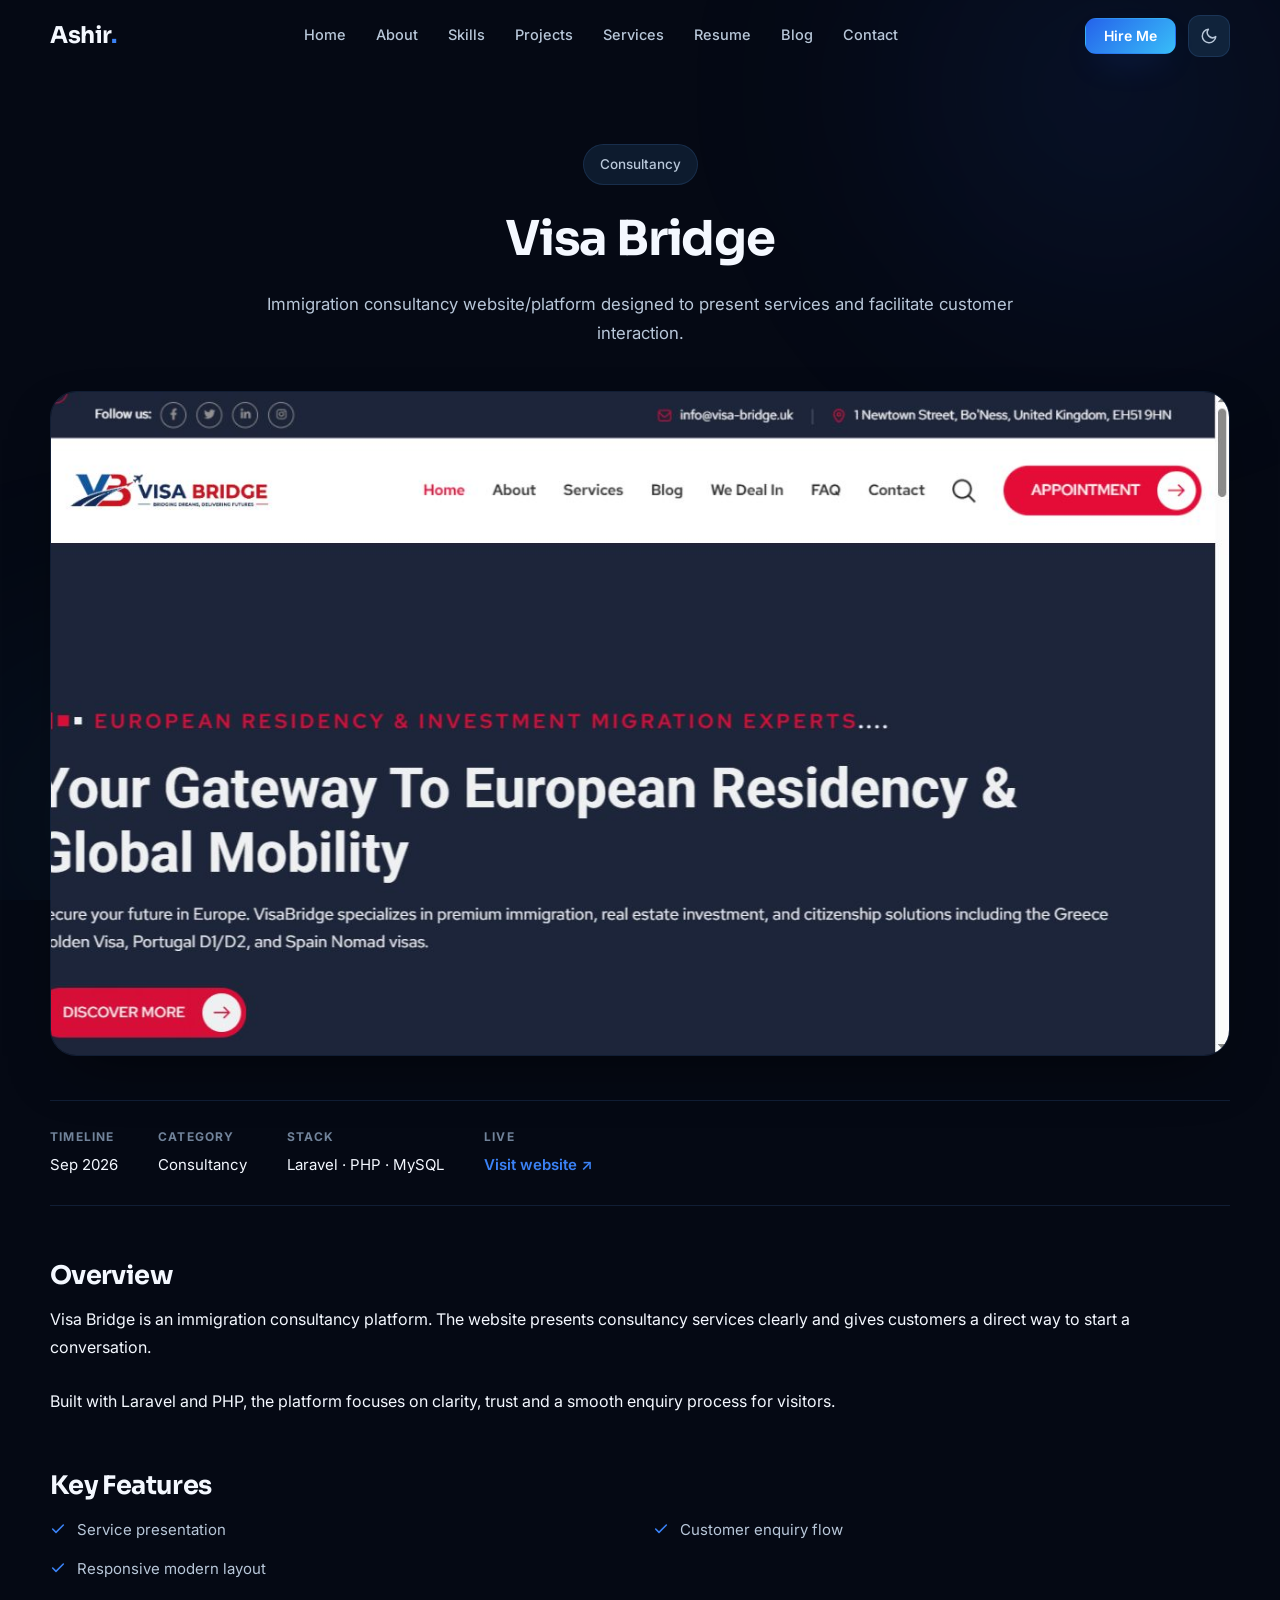
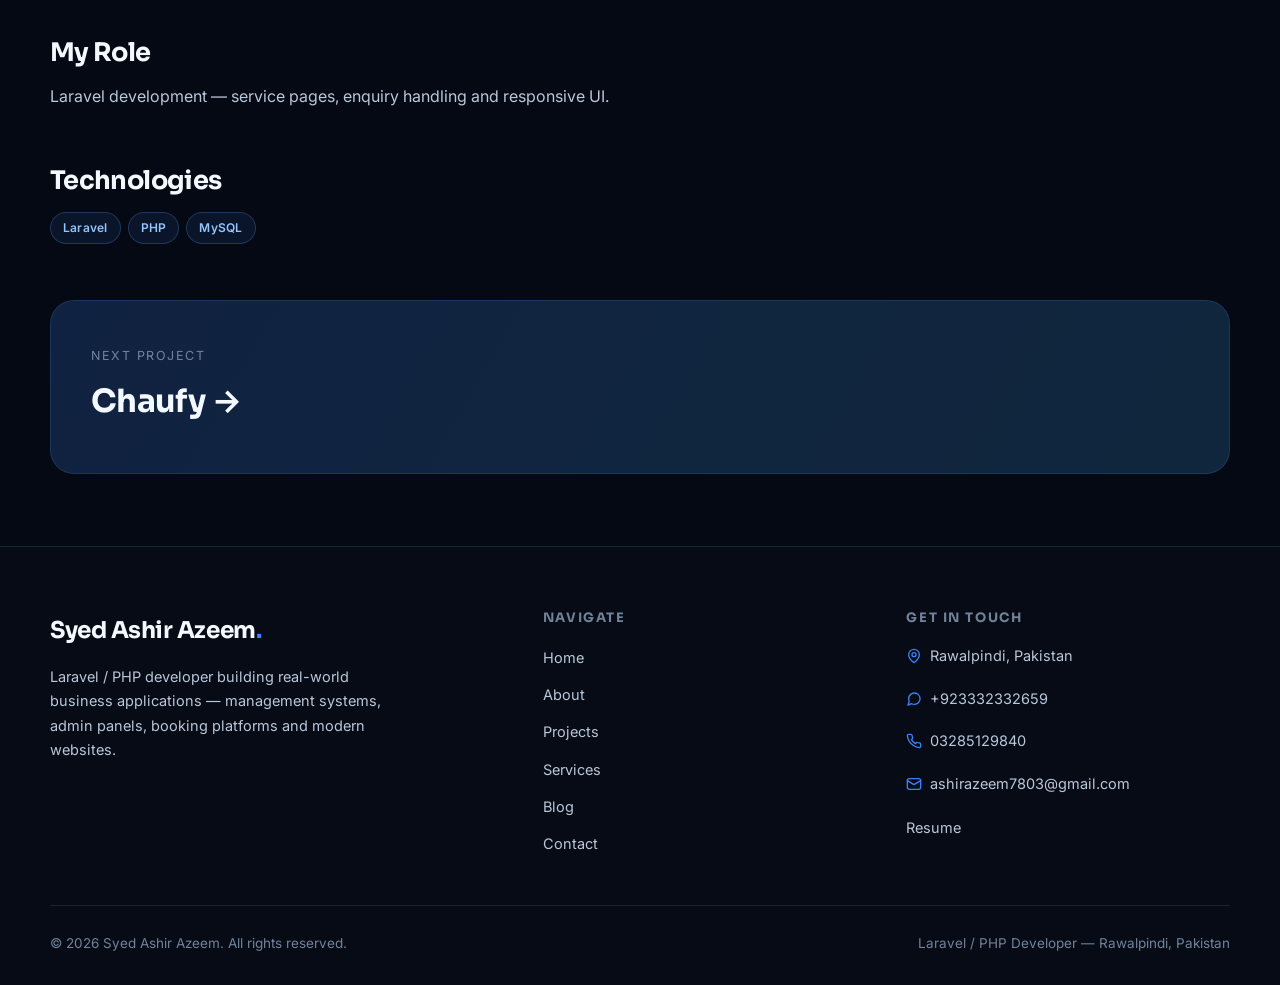
<file: projects/visa-bridge/index.html>
<!DOCTYPE html>
<html lang="en">
<head>
    <meta charset="utf-8">
    <meta name="viewport" content="width=device-width, initial-scale=1">
    <meta name="csrf-token" content="STXmVo0ZNoV8uvvgAb8hbkGy1yQJmcNZw2wAeqbA">

    <title>Visa Bridge — Syed Ashir Azeem | Syed Ashir Azeem</title>
<meta name="description" content="Immigration consultancy website/platform designed to present services and facilitate customer interaction.">
<meta name="keywords" content="Laravel developer, PHP developer, Rawalpindi, Pakistan, web development, admin panels, booking systems, business management systems">
<link rel="canonical" href="../../projects/visa-bridge">

<meta property="og:type" content="article">
<meta property="og:site_name" content="Syed Ashir Azeem">
<meta property="og:title" content="Visa Bridge — Syed Ashir Azeem | Syed Ashir Azeem">
<meta property="og:description" content="Immigration consultancy website/platform designed to present services and facilitate customer interaction.">
<meta property="og:url" content="../../projects/visa-bridge">
<meta property="og:image" content="../../images/projects/visa-bridge.jpg">

<meta name="twitter:card" content="summary_large_image">
<meta name="twitter:title" content="Visa Bridge — Syed Ashir Azeem | Syed Ashir Azeem">
<meta name="twitter:description" content="Immigration consultancy website/platform designed to present services and facilitate customer interaction.">
<meta name="twitter:image" content="../../images/projects/visa-bridge.jpg">

<link rel="icon" href="../../favicon.svg" type="image/svg+xml">



    <link rel="preconnect" href="https://fonts.googleapis.com">
    <link rel="preconnect" href="https://fonts.gstatic.com" crossorigin>
    <link href="https://fonts.googleapis.com/css2?family=Inter:wght@400;500;600;700&family=Sora:wght@600;700;800&family=JetBrains+Mono:wght@400;500&display=swap" rel="stylesheet">
    <link rel="stylesheet" href="../../css/app.css?v=1789198400">
</head>
<body>
    <div class="page-loader" aria-hidden="true">
        <div>
            <div class="loader-logo">Ashir<span class="dot">.</span></div>
            <div class="loader-bar"></div>
        </div>
    </div>

    <div class="bg-orbs" aria-hidden="true"></div>
    <div class="scroll-progress" aria-hidden="true"></div>

    <nav class="navbar" aria-label="Main navigation">
    <div class="container nav-inner">
        <a href="../../index.html" class="logo" aria-label="Syed Ashir Azeem — home">Ashir<span class="dot">.</span></a>

        <ul class="nav-links">
            <li><a href="../../index.html">Home</a></li>
            <li><a href="../../index.html#about">About</a></li>
            <li><a href="../../index.html#skills">Skills</a></li>
            <li><a href="../../projects/index.html">Projects</a></li>
            <li><a href="../../index.html#services">Services</a></li>
            <li><a href="../../resume/index.html">Resume</a></li>
            <li><a href="../../blog/index.html">Blog</a></li>
            <li><a href="../../contact/index.html">Contact</a></li>
        </ul>

        <div class="nav-cta">
            <a href="../../contact/index.html" class="btn btn-primary btn-sm magnetic">Hire Me</a>
            <button class="theme-toggle" aria-label="Toggle light / dark theme" title="Toggle theme">
                <svg width="18" height="18" viewBox="0 0 24 24" fill="none" stroke="currentColor" stroke-width="2" stroke-linecap="round" stroke-linejoin="round"><path d="M21 12.8A9 9 0 1 1 11.2 3 7 7 0 0 0 21 12.8z"/></svg>
            </button>
            <button class="hamburger" aria-label="Open menu" aria-expanded="false">
                <span></span><span></span><span></span>
            </button>
        </div>
    </div>
</nav>

<div class="mobile-menu" role="menu">
    <a href="../../index.html">Home <span class="m-arrow">→</span></a>
    <a href="../../index.html#about">About <span class="m-arrow">→</span></a>
    <a href="../../index.html#skills">Skills <span class="m-arrow">→</span></a>
    <a href="../../projects/index.html">Projects <span class="m-arrow">→</span></a>
    <a href="../../index.html#services">Services <span class="m-arrow">→</span></a>
    <a href="../../resume/index.html">Resume <span class="m-arrow">→</span></a>
    <a href="../../blog/index.html">Blog <span class="m-arrow">→</span></a>
    <a href="../../contact/index.html">Contact <span class="m-arrow">→</span></a>
</div>

    <main id="content">
        <section class="case-hero">
        <div class="container">
                            <span class="hero-badge anim-badge" style="--d:.05s">Consultancy</span>
                        <h1 class="article-title anim-in" style="--d:.15s">Visa Bridge</h1>
            <p class="section-sub anim-in" style="--d:.3s">Immigration consultancy website/platform designed to present services and facilitate customer interaction.</p>
        </div>
    </section>

    <div class="container">
                    <div class="case-cover reveal">
                <img src="../../images/projects/visa-bridge.jpg" alt="Visa Bridge — cover" width="1200" height="700">
            </div>
        
        
        <div class="case-meta-row reveal">
            <div class="case-meta-item">
                <strong>Timeline</strong>
                <span>Sep 2026</span>
            </div>
            <div class="case-meta-item">
                <strong>Category</strong>
                <span>Consultancy</span>
            </div>
            <div class="case-meta-item">
                <strong>Stack</strong>
                <span>Laravel · PHP · MySQL</span>
            </div>
                            <div class="case-meta-item">
                    <strong>Live</strong>
                    <span><a href="https://visa-bridge.uk/" target="_blank" rel="noopener" style="color: var(--accent); font-weight: 600;">Visit website ↗</a></span>
                </div>
                    </div>

        <div class="reveal">
                            <div class="case-section">
                    <h2>Overview</h2>
                    Visa Bridge is an immigration consultancy platform. The website presents consultancy services clearly and gives customers a direct way to start a conversation.<br />
<br />
Built with Laravel and PHP, the platform focuses on clarity, trust and a smooth enquiry process for visitors.
                </div>
            
            
            
                            <div class="case-section">
                    <h2>Key Features</h2>
                    <ul class="feature-list">
                                                    <li>
                                <svg width="16" height="16" viewBox="0 0 24 24" fill="none" stroke="currentColor" stroke-width="2.4" stroke-linecap="round" stroke-linejoin="round"><path d="M20 6 9 17l-5-5"/></svg>
                                Service presentation
                            </li>
                                                    <li>
                                <svg width="16" height="16" viewBox="0 0 24 24" fill="none" stroke="currentColor" stroke-width="2.4" stroke-linecap="round" stroke-linejoin="round"><path d="M20 6 9 17l-5-5"/></svg>
                                Customer enquiry flow
                            </li>
                                                    <li>
                                <svg width="16" height="16" viewBox="0 0 24 24" fill="none" stroke="currentColor" stroke-width="2.4" stroke-linecap="round" stroke-linejoin="round"><path d="M20 6 9 17l-5-5"/></svg>
                                Responsive modern layout
                            </li>
                                            </ul>
                </div>
            
                            <div class="case-section">
                    <h2>My Role</h2>
                    <p>Laravel development — service pages, enquiry handling and responsive UI.</p>
                </div>
            
                            <div class="case-section">
                    <h2>Technologies</h2>
                    <div class="tech-list">
                                                    <span class="tech-pill">Laravel</span>
                                                    <span class="tech-pill">PHP</span>
                                                    <span class="tech-pill">MySQL</span>
                                            </div>
                </div>
            
            
                    </div>

        
                    <a href="../../projects/chaufy" class="next-project reveal" style="margin-bottom: 72px;">
                <div class="label">Next project</div>
                <div class="name">Chaufy →</div>
            </a>
            </div>
    </main>

    <footer class="footer">
    <div class="container">
        <div class="footer-grid">
            <div class="footer-about">
                <a href="../../index.html" class="logo">Syed Ashir Azeem<span class="dot">.</span></a>
                <p>Laravel / PHP developer building real-world business applications — management systems, admin panels, booking platforms and modern websites.</p>

                                            </div>

            <div>
                <h4>Navigate</h4>
                <ul class="footer-links">
                    <li><a href="../../index.html">Home</a></li>
                    <li><a href="../../index.html#about">About</a></li>
                    <li><a href="../../projects/index.html">Projects</a></li>
                    <li><a href="../../index.html#services">Services</a></li>
                    <li><a href="../../blog/index.html">Blog</a></li>
                    <li><a href="../../contact/index.html">Contact</a></li>
                </ul>
            </div>

            <div>
                <h4>Get in touch</h4>
                <ul class="footer-links" style="gap: 14px;">
                                            <li>
                            <a href="https://maps.google.com/?q=Rawalpindi%2C+Pakistan" target="_blank" rel="noopener noreferrer" aria-label="Location" style="display: inline-flex; align-items: center; gap: 8px;">
                                <svg width="16" height="16" viewBox="0 0 24 24" fill="none" stroke="var(--accent)" stroke-width="2" stroke-linecap="round" stroke-linejoin="round" style="flex-shrink: 0;"><path d="M20 10c0 6-8 12-8 12s-8-6-8-12a8 8 0 0 1 16 0z"/><circle cx="12" cy="10" r="3"/></svg>
                                <span>Rawalpindi, Pakistan</span>
                            </a>
                        </li>
                                                                <li>
                            <a href="https://wa.me/923332332659" target="_blank" rel="noopener noreferrer" aria-label="WhatsApp" style="display: inline-flex; align-items: center; gap: 8px;">
                                <svg width="16" height="16" viewBox="0 0 24 24" fill="none" stroke="var(--accent)" stroke-width="2" stroke-linecap="round" stroke-linejoin="round" style="flex-shrink: 0;"><path d="M21 11.5a8.38 8.38 0 0 1-.9 3.8 8.5 8.5 0 0 1-7.6 4.7 8.38 8.38 0 0 1-3.8-.9L3 21l1.9-5.7a8.38 8.38 0 0 1-.9-3.8 8.5 8.5 0 0 1 4.7-7.6 8.38 8.38 0 0 1 3.8-.9h.5a8.48 8.48 0 0 1 8 8v.5z"/></svg>
                                <span>+923332332659</span>
                            </a>
                        </li>
                                                                <li>
                            <a href="tel:03285129840" aria-label="Call Ashir" style="display: inline-flex; align-items: center; gap: 8px;">
                                <svg width="16" height="16" viewBox="0 0 24 24" fill="none" stroke="var(--accent)" stroke-width="2" stroke-linecap="round" stroke-linejoin="round" style="flex-shrink: 0;"><path d="M22 16.9v3a2 2 0 0 1-2.2 2 19.8 19.8 0 0 1-8.6-3.1 19.5 19.5 0 0 1-6-6A19.8 19.8 0 0 1 2.1 4.2 2 2 0 0 1 4.1 2h3a2 2 0 0 1 2 1.7c.13 1 .36 1.96.7 2.9a2 2 0 0 1-.45 2.1L8.1 10a16 16 0 0 0 6 6l1.3-1.3a2 2 0 0 1 2.1-.45c.94.34 1.9.57 2.9.7a2 2 0 0 1 1.6 2z"/></svg>
                                <span>03285129840</span>
                            </a>
                        </li>
                                                                <li>
                            <a href="mailto:ashirazeem7803@gmail.com" aria-label="Email Ashir" style="display: inline-flex; align-items: center; gap: 8px;">
                                <svg width="16" height="16" viewBox="0 0 24 24" fill="none" stroke="var(--accent)" stroke-width="2" stroke-linecap="round" stroke-linejoin="round" style="flex-shrink: 0;"><rect x="2" y="4" width="20" height="16" rx="3"/><path d="m2 7 10 6L22 7"/></svg>
                                <span>ashirazeem7803@gmail.com</span>
                            </a>
                        </li>
                                        <li><a href="../../resume/index.html">Resume</a></li>
                </ul>

                                            </div>
        </div>

        <div class="footer-bottom">
            <span>© 2026 Syed Ashir Azeem. All rights reserved.</span>
            <span>Laravel / PHP Developer — Rawalpindi, Pakistan</span>
        </div>
    </div>
</footer>

    <button class="back-top" aria-label="Back to top">
        <svg width="20" height="20" viewBox="0 0 24 24" fill="none" stroke="currentColor" stroke-width="2" stroke-linecap="round" stroke-linejoin="round"><path d="M12 19V5M5 12l7-7 7 7"/></svg>
    </button>

    <script src="../../js/app.js?v=1788854218" defer></script>
</body>
</html>
</file>
<file: css/app.css>
/* ==========================================================================
   Syed Ashir Azeem — Portfolio
   Premium dark design system
   ========================================================================== */

:root {
  --bg: #050914;
  --bg-soft: #07111F;
  --surface: #0D1B2E;
  --surface-2: #10233B;
  --border: rgba(96, 165, 250, 0.14);
  --border-strong: rgba(96, 165, 250, 0.24);
  --text: #F4F8FF;
  --text-soft: #B8C7D9;
  --text-faint: #71839A;
  --accent: #3B82F6;
  --accent-soft: rgba(59, 130, 246, 0.12);
  --accent-2: #38BDF8;
  --grad-accent: linear-gradient(135deg, #2563EB 0%, #38BDF8 100%);
  --grad-text: linear-gradient(90deg, #60A5FA 0%, #38BDF8 50%, #93C5FD 100%);
  --font-display: "Sora", "Inter", system-ui, sans-serif;
  --font-body: "Inter", system-ui, sans-serif;
  --radius: 18px;
  --radius-sm: 12px;
  --shadow-card: 0 24px 60px -24px rgba(0, 0, 0, 0.6);
  --shadow-glow: 0 0 0 1px rgba(59, 130, 246, 0.25), 0 12px 44px -12px rgba(37, 99, 235, 0.35);
  --ease-out: cubic-bezier(0.22, 1, 0.36, 1);
  --nav-h: 72px;
}

/* Base ------------------------------------------------------------------ */
*, *::before, *::after { box-sizing: border-box; }

html { scroll-behavior: smooth; scroll-padding-top: calc(var(--nav-h) + 16px); -webkit-text-size-adjust: 100%; }

body {
  margin: 0;
  background: var(--bg);
  color: var(--text);
  font-family: var(--font-body);
  font-size: 16px;
  line-height: 1.7;
  -webkit-font-smoothing: antialiased;
  overflow-x: hidden;
}

img { max-width: 100%; height: auto; display: block; }

a { color: inherit; text-decoration: none; }

h1, h2, h3, h4 {
  font-family: var(--font-display);
  font-weight: 700;
  line-height: 1.15;
  letter-spacing: -0.025em;
  margin: 0 0 0.5em;
  text-wrap: balance;
}

p { margin: 0 0 1em; }

::selection { background: rgba(59, 130, 246, 0.4); color: #fff; }

:focus-visible { outline: 2px solid var(--accent); outline-offset: 3px; border-radius: 4px; }

::-webkit-scrollbar { width: 10px; height: 10px; }
::-webkit-scrollbar-track { background: var(--bg); }
::-webkit-scrollbar-thumb { background: #1E3A5F; border-radius: 8px; border: 2px solid var(--bg); }
::-webkit-scrollbar-thumb:hover { background: #3B82F6; }

/* Layout ---------------------------------------------------------------- */
.container { width: min(1180px, 100% - 48px); margin-inline: auto; }

.section { padding: clamp(72px, 10vw, 128px) 0; position: relative; }

.section-head { max-width: 640px; margin-bottom: clamp(40px, 6vw, 64px); }

.section-head.center { margin-inline: auto; text-align: center; }

.eyebrow {
  display: inline-flex;
  align-items: center;
  gap: 8px;
  font-size: 12.5px;
  font-weight: 600;
  letter-spacing: 0.14em;
  text-transform: uppercase;
  color: var(--accent);
  margin-bottom: 14px;
}

.eyebrow::before { content: ""; width: 22px; height: 2px; background: var(--grad-accent); border-radius: 2px; }

.section-head.center .eyebrow::before { display: none; }

.section-title { font-size: clamp(1.75rem, 3.6vw, 2.6rem); }

.section-sub { color: var(--text-soft); font-size: 1.05rem; margin: 0; }

.hero-slash { color: var(--accent-2); font-weight: 700; }

.grad-text { background: var(--grad-text); -webkit-background-clip: text; background-clip: text; color: transparent; }

/* Background decorations ------------------------------------------------ */
.bg-orbs { position: fixed; inset: 0; z-index: -2; overflow: hidden; pointer-events: none; }

.bg-orbs::before, .bg-orbs::after {
  content: "";
  position: absolute;
  border-radius: 50%;
  filter: blur(110px);
}

.bg-orbs::before {
  width: 620px; height: 620px;
  background: radial-gradient(circle, rgba(37, 99, 235, 0.14), transparent 65%);
  top: -220px; right: -140px;
  animation: orbDrift 22s ease-in-out infinite alternate;
}

.bg-orbs::after {
  width: 560px; height: 560px;
  background: radial-gradient(circle, rgba(56, 189, 248, 0.08), transparent 65%);
  bottom: -200px; left: -160px;
  animation: orbDrift 26s ease-in-out infinite alternate-reverse;
}

@keyframes orbDrift {
  from { transform: translate(0, 0) scale(1); }
  to { transform: translate(-60px, 50px) scale(1.12); }
}

.bg-grid {
  position: absolute;
  inset: 0;
  z-index: -1;
  pointer-events: none;
  background-image:
    linear-gradient(rgba(96, 165, 250, 0.05) 1px, transparent 1px),
    linear-gradient(90deg, rgba(96, 165, 250, 0.05) 1px, transparent 1px);
  background-size: 56px 56px;
  -webkit-mask-image: radial-gradient(ellipse 90% 70% at 50% 0%, #000 30%, transparent 78%);
  mask-image: radial-gradient(ellipse 90% 70% at 50% 0%, #000 30%, transparent 78%);
}

/* Page loader ----------------------------------------------------------- */
.page-loader {
  position: fixed;
  inset: 0;
  z-index: 200;
  display: grid;
  place-items: center;
  background: var(--bg);
  transition: opacity 0.5s ease, visibility 0.5s;
}

.page-loader.done { opacity: 0; visibility: hidden; }

.loader-logo {
  font-family: var(--font-display);
  font-size: 2rem;
  font-weight: 700;
  letter-spacing: -0.02em;
}

.loader-logo .dot { color: var(--accent); }

.loader-bar {
  width: 120px;
  height: 3px;
  margin: 18px auto 0;
  border-radius: 3px;
  background: rgba(255, 255, 255, 0.08);
  overflow: hidden;
}

.loader-bar::after {
  content: "";
  display: block;
  height: 100%;
  width: 40%;
  border-radius: 3px;
  background: var(--grad-accent);
  animation: loaderSlide 0.9s ease-in-out infinite;
}

@keyframes loaderSlide {
  from { transform: translateX(-120%); }
  to { transform: translateX(320%); }
}

/* Navbar ---------------------------------------------------------------- */
.navbar {
  position: fixed;
  top: 0; left: 0; right: 0;
  z-index: 100;
  height: var(--nav-h);
  display: flex;
  align-items: center;
  transition: background 0.35s ease, border-color 0.35s ease, height 0.35s ease, box-shadow 0.35s ease;
  border-bottom: 1px solid transparent;
}

.navbar.scrolled {
  height: 64px;
  background: rgba(5, 9, 20, 0.85);
  -webkit-backdrop-filter: blur(16px);
  backdrop-filter: blur(16px);
  border-bottom-color: var(--border);
  box-shadow: 0 12px 40px -20px rgba(0, 0, 0, 0.7);
}

.nav-inner { display: flex; align-items: center; justify-content: space-between; gap: 24px; }

.logo {
  font-family: var(--font-display);
  font-size: 1.45rem;
  font-weight: 700;
  letter-spacing: -0.02em;
}

.logo .dot { color: var(--accent); }

.nav-links { display: flex; align-items: center; gap: 4px; list-style: none; margin: 0; padding: 0; }

.nav-links a {
  display: block;
  padding: 8px 13px;
  font-size: 14.5px;
  font-weight: 500;
  color: var(--text-soft);
  border-radius: 10px;
  position: relative;
  transition: color 0.25s ease, background 0.25s ease;
}

.nav-links a:hover, .nav-links a.active { color: var(--text); background: rgba(96, 165, 250, 0.08); }

.nav-links a.active::after {
  content: "";
  position: absolute;
  left: 13px; right: 13px; bottom: 2px;
  height: 2px;
  border-radius: 2px;
  background: var(--grad-accent);
}

.nav-cta { display: flex; align-items: center; gap: 12px; }

.hamburger {
  display: none;
  flex-direction: column;
  justify-content: center;
  gap: 5px;
  width: 42px; height: 42px;
  padding: 0 9px;
  background: var(--surface-2);
  border: 1px solid var(--border);
  border-radius: 12px;
  cursor: pointer;
}

.hamburger span { height: 2px; border-radius: 2px; background: var(--text); transition: transform 0.3s var(--ease-out), opacity 0.2s; }

.hamburger.open span:nth-child(1) { transform: translateY(7px) rotate(45deg); }
.hamburger.open span:nth-child(2) { opacity: 0; }
.hamburger.open span:nth-child(3) { transform: translateY(-7px) rotate(-45deg); }

.mobile-menu {
  position: fixed;
  top: var(--nav-h);
  left: 16px; right: 16px;
  z-index: 99;
  background: rgba(7, 17, 31, 0.97);
  -webkit-backdrop-filter: blur(20px);
  backdrop-filter: blur(20px);
  border: 1px solid var(--border);
  border-radius: 20px;
  padding: 14px;
  box-shadow: var(--shadow-card);
  opacity: 0;
  visibility: hidden;
  transform: translateY(-12px) scale(0.98);
  transition: opacity 0.3s ease, transform 0.3s var(--ease-out), visibility 0.3s;
}

.mobile-menu.open { opacity: 1; visibility: visible; transform: translateY(0) scale(1); }

.mobile-menu a {
  display: flex;
  align-items: center;
  justify-content: space-between;
  padding: 13px 16px;
  border-radius: 12px;
  font-weight: 500;
  color: var(--text-soft);
  transition: background 0.2s, color 0.2s;
}

.mobile-menu a:hover { background: rgba(255, 255, 255, 0.06); color: var(--text); }
.mobile-menu a .m-arrow { color: var(--text-faint); font-size: 13px; }

/* Buttons --------------------------------------------------------------- */
.btn {
  --btn-bg: var(--surface-2);
  --btn-fg: var(--text);
  position: relative;
  display: inline-flex;
  align-items: center;
  justify-content: center;
  gap: 9px;
  padding: 13px 26px;
  border-radius: 14px;
  border: 1px solid transparent;
  background: var(--btn-bg);
  color: var(--btn-fg);
  font-family: var(--font-body);
  font-size: 15px;
  font-weight: 600;
  line-height: 1;
  cursor: pointer;
  white-space: nowrap;
  transition: transform 0.25s var(--ease-out), box-shadow 0.25s ease, background 0.25s ease, border-color 0.25s ease, color 0.25s ease;
}

.btn .btn-arrow { transition: transform 0.25s var(--ease-out); }

.btn:hover { transform: translateY(-2px); }
.btn:hover .btn-arrow { transform: translateX(4px); }
.btn:active { transform: translateY(0); }

.btn-primary { --btn-bg: linear-gradient(135deg, #2563EB, #38BDF8); --btn-fg: #FFFFFF; box-shadow: 0 14px 34px -14px rgba(37, 99, 235, 0.45); }
.btn-primary:hover { box-shadow: 0 18px 44px -14px rgba(37, 99, 235, 0.6); filter: brightness(1.08); }

.btn-outline { --btn-bg: transparent; border-color: var(--border-strong); color: var(--text); }
.btn-outline:hover { background: rgba(96, 165, 250, 0.08); border-color: rgba(96, 165, 250, 0.45); }

.btn-accent { --btn-bg: var(--grad-accent); color: #fff; background: var(--btn-bg); box-shadow: 0 14px 34px -14px rgba(37, 99, 235, 0.45); }
.btn-accent:hover { box-shadow: 0 18px 44px -14px rgba(56, 189, 248, 0.55); }

.btn-sm { padding: 10px 18px; font-size: 14px; border-radius: 11px; }

.btn[disabled], .btn.loading { opacity: 0.6; pointer-events: none; }

/* Hero ------------------------------------------------------------------ */
.hero {
  min-height: 100svh;
  display: flex;
  align-items: center;
  padding: calc(var(--nav-h) + 48px) 0 64px;
  position: relative;
  overflow: hidden;
}

.hero-grid {
  display: grid;
  grid-template-columns: 1.05fr 0.95fr;
  align-items: center;
  gap: clamp(40px, 6vw, 72px);
}

.hero-badge {
  display: inline-flex;
  align-items: center;
  gap: 9px;
  padding: 8px 16px;
  border-radius: 999px;
  background: var(--surface);
  border: 1px solid var(--border);
  font-size: 13.5px;
  font-weight: 500;
  color: var(--text-soft);
  margin-bottom: 26px;
}

.hero-badge .pulse {
  width: 8px; height: 8px;
  border-radius: 50%;
  background: #34d399;
  box-shadow: 0 0 0 0 rgba(52, 211, 153, 0.6);
  animation: pulse 2.2s infinite;
}

@keyframes pulse {
  0% { box-shadow: 0 0 0 0 rgba(52, 211, 153, 0.55); }
  70% { box-shadow: 0 0 0 9px rgba(52, 211, 153, 0); }
  100% { box-shadow: 0 0 0 0 rgba(52, 211, 153, 0); }
}

.hero-title {
  font-size: clamp(2.2rem, 6.2vw, 4.35rem);
  font-weight: 800;
  letter-spacing: -0.033em;
  margin-bottom: 22px;
  overflow-wrap: anywhere;
}

.hero-title .line { display: block; }

.hero-greeting {
  display: block;
  font-family: var(--font-body);
  font-size: clamp(1rem, 2vw, 1.3rem);
  font-weight: 500;
  letter-spacing: -0.01em;
  color: var(--text-soft);
  margin-bottom: 6px;
}

.hero-desc {
  max-width: 540px;
  font-size: 1.09rem;
  color: var(--text-soft);
  margin-bottom: 36px;
}

.hero-actions { display: flex; flex-wrap: wrap; gap: 14px; margin-bottom: 44px; }

.hero-meta { display: flex; flex-wrap: wrap; gap: 26px; }

.hero-meta-item { display: flex; align-items: center; gap: 9px; font-size: 14px; color: var(--text-faint); }
.hero-meta-item svg { color: var(--accent); flex-shrink: 0; }

/* Hero visual — code window -------------------------------------------- */
.hero-visual { position: relative; }

.code-window {
  position: relative;
  border-radius: 20px;
  border: 1px solid var(--border);
  background: linear-gradient(180deg, rgba(96, 165, 250, 0.06), rgba(13, 27, 46, 0.4));
  -webkit-backdrop-filter: blur(12px);
  backdrop-filter: blur(12px);
  box-shadow: var(--shadow-card);
  overflow: hidden;
  animation: floatY 7s ease-in-out infinite;
}

@keyframes floatY {
  0%, 100% { transform: translateY(0); }
  50% { transform: translateY(-14px); }
}

.code-window-bar {
  display: flex;
  align-items: center;
  gap: 8px;
  padding: 14px 18px;
  border-bottom: 1px solid var(--border);
  background: rgba(96, 165, 250, 0.04);
}

.code-dot { width: 11px; height: 11px; border-radius: 50%; }
.code-dot:nth-child(1) { background: #ff5f57; }
.code-dot:nth-child(2) { background: #febc2e; }
.code-dot:nth-child(3) { background: #28c840; }

.code-file {
  margin-left: 10px;
  font-family: "JetBrains Mono", ui-monospace, "Cascadia Code", Consolas, monospace;
  font-size: 12.5px;
  color: var(--text-faint);
}

.code-body {
  margin: 0;
  padding: 22px 24px 28px;
  font-family: "JetBrains Mono", ui-monospace, "Cascadia Code", Consolas, monospace;
  font-size: 13.2px;
  line-height: 1.85;
  color: #CBD5E1;
  overflow-x: auto;
}

.code-body .ln { display: block; white-space: pre; }
.code-body .c { color: #64748B; font-style: italic; }
.code-body .k { color: #60A5FA; }
.code-body .fn { color: #7DD3FC; }
.code-body .st { color: #A7F3D0; }
.code-body .v { color: #38BDF8; }
.code-body .html-tag { color: #93C5FD; }

.cursor-blink {
  display: inline-block;
  width: 8px; height: 15px;
  background: var(--accent);
  vertical-align: -2px;
  animation: blink 1.1s steps(1) infinite;
}

@keyframes blink { 50% { opacity: 0; } }

/* Floating tech badges */
.float-badge {
  position: absolute;
  display: inline-flex;
  align-items: center;
  gap: 8px;
  padding: 10px 16px;
  border-radius: 14px;
  background: rgba(13, 27, 46, 0.9);
  border: 1px solid var(--border-strong);
  -webkit-backdrop-filter: blur(10px);
  backdrop-filter: blur(10px);
  box-shadow: var(--shadow-card);
  font-size: 13.5px;
  font-weight: 600;
  animation: floatBadge 6.5s ease-in-out infinite;
  z-index: 2;
}

.float-badge svg { flex-shrink: 0; }

.float-badge.b-laravel { top: -20px; left: -26px; color: #60A5FA; animation-delay: 0.3s; }
.float-badge.b-php { bottom: 52px; left: -34px; color: #93C5FD; animation-delay: 1.4s; }
.float-badge.b-mysql { top: 34%; right: -30px; color: #38BDF8; animation-delay: 0.9s; }
.float-badge.b-api { bottom: -18px; right: 12%; color: #7DD3FC; animation-delay: 2s; }

@keyframes floatBadge {
  0%, 100% { transform: translateY(0) rotate(0deg); }
  50% { transform: translateY(-12px) rotate(1.5deg); }
}

.hero-visual-ring {
  position: absolute;
  inset: -44px;
  border: 1px dashed rgba(96, 165, 250, 0.16);
  border-radius: 34px;
  pointer-events: none;
}

/* Stats strip ------------------------------------------------------------ */
.stats-strip {
  border-block: 1px solid var(--border);
  background: rgba(96, 165, 250, 0.03);
}

.stats-grid { display: grid; grid-template-columns: repeat(3, 1fr); }

.stat-item {
  padding: 34px 20px;
  text-align: center;
  border-right: 1px solid var(--border);
}

.stat-item:last-child { border-right: 0; }

.stat-value {
  font-family: var(--font-display);
  font-size: clamp(1.9rem, 4vw, 2.7rem);
  font-weight: 800;
  letter-spacing: -0.02em;
  background: var(--grad-text);
  -webkit-background-clip: text;
  background-clip: text;
  color: transparent;
}

.stat-label { font-size: 14px; color: var(--text-soft); margin-top: 2px; }

/* Cards ------------------------------------------------------------------ */
.card {
  position: relative;
  background: var(--surface);
  border: 1px solid var(--border);
  border-radius: var(--radius);
  padding: 28px;
  transition: transform 0.35s var(--ease-out), border-color 0.35s ease, box-shadow 0.35s ease, background 0.35s ease;
}

.card:hover {
  transform: translateY(-5px);
  border-color: var(--border-strong);
  background: var(--surface-2);
  box-shadow: var(--shadow-card);
}

.card-icon {
  display: inline-flex;
  align-items: center;
  justify-content: center;
  width: 48px; height: 48px;
  border-radius: 14px;
  background: var(--accent-soft);
  border: 1px solid rgba(96, 165, 250, 0.24);
  color: var(--accent);
  margin-bottom: 18px;
  transition: transform 0.35s var(--ease-out);
}

.card:hover .card-icon { transform: translateY(-3px) scale(1.05); }

.card h3 { font-size: 1.18rem; margin-bottom: 8px; }

.card p { color: var(--text-soft); font-size: 15px; margin: 0; }

/* About ------------------------------------------------------------------ */
.about-grid { display: grid; grid-template-columns: 1.1fr 0.9fr; gap: clamp(40px, 6vw, 80px); align-items: start; }

.about-text p { color: var(--text-soft); font-size: 1.03rem; }

.about-points { display: grid; grid-template-columns: 1fr 1fr; gap: 14px 22px; margin-top: 28px; }

.about-point { display: flex; align-items: center; gap: 10px; font-size: 14.5px; font-weight: 500; }

.about-point svg { color: var(--accent); flex-shrink: 0; }

.about-card {
  border-radius: 22px;
  border: 1px solid var(--border);
  background: linear-gradient(180deg, rgba(255, 255, 255, 0.05), rgba(255, 255, 255, 0.015));
  padding: 34px;
  box-shadow: var(--shadow-card);
}

.about-card h4 { font-size: 1.02rem; letter-spacing: 0; text-transform: uppercase; color: var(--text-faint); font-weight: 600; font-size: 13px; margin-bottom: 22px; }

.philosophy-item { display: flex; gap: 14px; padding: 14px 0; border-bottom: 1px solid var(--border); }
.philosophy-item:last-child { border-bottom: 0; padding-bottom: 0; }

.philosophy-item .num {
  font-family: var(--font-display);
  font-size: 13px;
  font-weight: 700;
  color: var(--accent);
  padding-top: 3px;
  min-width: 22px;
}

.philosophy-item strong { display: block; font-size: 15px; margin-bottom: 2px; }
.philosophy-item span { font-size: 13.5px; color: var(--text-faint); line-height: 1.55; display: block; }

/* Timeline ---------------------------------------------------------------- */
.timeline { position: relative; max-width: 760px; }

.timeline::before {
  content: "";
  position: absolute;
  left: 9px; top: 8px; bottom: 8px;
  width: 2px;
  background: linear-gradient(180deg, #60A5FA, #1E3A5F);
  border-radius: 2px;
}

.timeline-item { position: relative; padding: 0 0 44px 46px; }
.timeline-item:last-child { padding-bottom: 0; }

.timeline-dot {
  position: absolute;
  left: 0; top: 4px;
  width: 20px; height: 20px;
  border-radius: 50%;
  background: var(--bg);
  border: 2px solid var(--accent);
  display: grid;
  place-items: center;
}

.timeline-dot::after { content: ""; width: 8px; height: 8px; border-radius: 50%; background: var(--accent); box-shadow: 0 0 12px rgba(59, 130, 246, 0.5); }

.timeline-card {
  border: 1px solid var(--border);
  border-radius: var(--radius);
  background: var(--surface);
  padding: 26px 28px;
  transition: border-color 0.3s ease, transform 0.3s var(--ease-out), background 0.3s ease;
}

.timeline-card:hover { border-color: var(--border-strong); transform: translateX(4px); background: var(--surface-2); }

.timeline-top { display: flex; flex-wrap: wrap; align-items: center; gap: 10px 14px; margin-bottom: 6px; }

.timeline-role { font-size: 1.15rem; font-weight: 700; font-family: var(--font-display); letter-spacing: -0.01em; }

.timeline-current {
  font-size: 11.5px;
  font-weight: 700;
  letter-spacing: 0.08em;
  text-transform: uppercase;
  color: #34d399;
  background: rgba(52, 211, 153, 0.1);
  border: 1px solid rgba(52, 211, 153, 0.3);
  border-radius: 999px;
  padding: 4px 12px;
}

.timeline-company { color: var(--accent); font-weight: 600; font-size: 14.5px; }

.timeline-meta { font-size: 13.5px; color: var(--text-faint); margin-bottom: 12px; }

.timeline-desc { color: var(--text-soft); font-size: 15px; margin-bottom: 14px; }

.timeline-list { margin: 0; padding: 0; list-style: none; display: grid; grid-template-columns: 1fr 1fr; gap: 7px 20px; }

.timeline-list li { display: flex; gap: 9px; font-size: 13.8px; color: var(--text-soft); }

.timeline-list li::before { content: "▹"; color: var(--accent); flex-shrink: 0; }

/* Skills ------------------------------------------------------------------ */
.skills-grid { display: grid; grid-template-columns: repeat(3, 1fr); gap: 22px; }

.skill-group-head { display: flex; align-items: center; gap: 12px; margin-bottom: 20px; }

.skill-group-head h3 { margin: 0; font-size: 1.06rem; }

.skill-chips { display: flex; flex-wrap: wrap; gap: 9px; }

.chip {
  display: inline-flex;
  align-items: center;
  gap: 7px;
  padding: 8px 15px;
  border-radius: 999px;
  background: rgba(255, 255, 255, 0.04);
  border: 1px solid var(--border);
  font-size: 13.5px;
  font-weight: 500;
  color: var(--text-soft);
  transition: color 0.25s ease, border-color 0.25s ease, background 0.25s ease, transform 0.25s var(--ease-out);
  cursor: default;
}

.chip svg { color: var(--text-faint); transition: color 0.25s ease; }

.chip:hover {
  color: var(--text);
  border-color: rgba(96, 165, 250, 0.45);
  background: var(--accent-soft);
  transform: translateY(-2px);
}

.chip:hover svg { color: var(--accent); }

/* Projects ----------------------------------------------------------------- */
.projects-grid { display: grid; grid-template-columns: 1fr 1fr; gap: 26px; }

.projects-grid .project-card:first-child:nth-last-child(odd) { grid-column: 1 / -1; }

.project-card {
  position: relative;
  display: flex;
  flex-direction: column;
  border-radius: 22px;
  border: 1px solid var(--border);
  background: var(--surface);
  overflow: hidden;
  transition: transform 0.4s var(--ease-out), border-color 0.4s ease, box-shadow 0.4s ease;
}

.project-card:hover { transform: translateY(-6px); border-color: var(--border-strong); box-shadow: var(--shadow-card); }

.project-media {
  position: relative;
  aspect-ratio: 16 / 9.5;
  overflow: hidden;
  background: linear-gradient(135deg, #0D1B2E, #10233B);
}

.project-media img {
  width: 100%; height: 100%;
  object-fit: cover;
  transition: transform 0.7s var(--ease-out), filter 0.5s ease;
}

.project-card:hover .project-media img { transform: scale(1.06); }

.project-media::after {
  content: "";
  position: absolute;
  inset: 0;
  background: linear-gradient(180deg, transparent 40%, rgba(5, 7, 13, 0.55));
  pointer-events: none;
}

.project-cat {
  position: absolute;
  top: 14px; left: 14px;
  z-index: 2;
  padding: 6px 13px;
  border-radius: 999px;
  background: rgba(5, 7, 13, 0.72);
  -webkit-backdrop-filter: blur(8px);
  backdrop-filter: blur(8px);
  border: 1px solid var(--border);
  font-size: 12px;
  font-weight: 600;
  letter-spacing: 0.04em;
  color: var(--text-soft);
}

.project-live {
  position: absolute;
  top: 14px; right: 14px;
  z-index: 2;
  display: inline-flex;
  align-items: center;
  gap: 7px;
  padding: 7px 14px;
  border-radius: 999px;
  background: rgba(5, 7, 13, 0.72);
  -webkit-backdrop-filter: blur(8px);
  backdrop-filter: blur(8px);
  border: 1px solid var(--border);
  font-size: 12.5px;
  font-weight: 600;
  color: var(--text);
  opacity: 0;
  transform: translateY(-6px);
  transition: opacity 0.3s ease, transform 0.3s var(--ease-out);
}

.project-card:hover .project-live { opacity: 1; transform: translateY(0); }

.project-body { display: flex; flex-direction: column; gap: 12px; padding: 24px 26px 26px; flex: 1; }

.project-title { font-size: 1.3rem; margin: 0; letter-spacing: -0.015em; }

.project-title a:hover { color: var(--accent); }

.project-desc { color: var(--text-soft); font-size: 14.5px; margin: 0; flex: 1; }

.tech-list { display: flex; flex-wrap: wrap; gap: 7px; }

.tech-pill {
  padding: 5px 12px;
  border-radius: 999px;
  font-size: 12px;
  font-weight: 600;
  letter-spacing: 0.02em;
  color: #93C5FD;
  background: rgba(59, 130, 246, 0.1);
  border: 1px solid rgba(96, 165, 250, 0.24);
}

.project-links { display: flex; align-items: center; gap: 16px; margin-top: 4px; }

.link-arrow {
  display: inline-flex;
  align-items: center;
  gap: 7px;
  font-size: 14px;
  font-weight: 600;
  color: var(--text);
}

.link-arrow svg { transition: transform 0.25s var(--ease-out); }

.link-arrow:hover svg { transform: translateX(4px); color: var(--accent); }

.projects-more { text-align: center; margin-top: 48px; }

/* Filter pills (projects/blog) */
.filter-pills { display: flex; flex-wrap: wrap; gap: 10px; margin-bottom: 40px; }

.filter-pill {
  padding: 9px 20px;
  border-radius: 999px;
  border: 1px solid var(--border);
  background: var(--surface);
  color: var(--text-soft);
  font-size: 14px;
  font-weight: 500;
  cursor: pointer;
  transition: all 0.25s ease;
}

.filter-pill:hover { color: var(--text); border-color: var(--border-strong); }

.filter-pill.active {
  color: #fff;
  background: var(--grad-accent);
  border-color: transparent;
  box-shadow: 0 10px 26px -10px rgba(37, 99, 235, 0.5);
}

/* Services ----------------------------------------------------------------- */
.services-grid { display: grid; grid-template-columns: repeat(3, 1fr); gap: 22px; }

.service-num {
  position: absolute;
  top: 22px; right: 24px;
  font-family: var(--font-display);
  font-size: 15px;
  font-weight: 700;
  color: var(--text-faint);
  opacity: 0.7;
}

/* Why me / bento ------------------------------------------------------------ */
.why-grid { display: grid; grid-template-columns: repeat(6, 1fr); gap: 22px; }

.why-card { grid-column: span 2; }

.why-card.wide { grid-column: span 3; }

/* Process ------------------------------------------------------------------- */
.process-grid { display: grid; grid-template-columns: repeat(5, 1fr); gap: 18px; counter-reset: step; }

.process-step {
  position: relative;
  padding: 26px 22px;
  border-radius: var(--radius);
  border: 1px solid var(--border);
  background: var(--surface);
  transition: transform 0.35s var(--ease-out), border-color 0.35s ease, background 0.35s ease;
}

.process-step:hover { transform: translateY(-5px); border-color: rgba(96, 165, 250, 0.4); background: var(--surface-2); }

.process-num {
  font-family: var(--font-display);
  font-size: 2rem;
  font-weight: 800;
  letter-spacing: -0.03em;
  margin-bottom: 14px;
  background: var(--grad-text);
  -webkit-background-clip: text;
  background-clip: text;
  color: transparent;
}

.process-step h3 { font-size: 1.05rem; margin-bottom: 6px; }

.process-step p { font-size: 13.8px; color: var(--text-soft); margin: 0; line-height: 1.6; }

.process-line {
  position: absolute;
  top: 38px; right: -18px;
  width: 16px;
  height: 2px;
  background: rgba(96, 165, 250, 0.2);
}

.process-step:last-child .process-line { display: none; }

/* Testimonials ---------------------------------------------------------------- */
.testi-grid { display: grid; grid-template-columns: repeat(3, 1fr); gap: 22px; }

.testi-stars { color: #38BDF8; letter-spacing: 3px; font-size: 14px; margin-bottom: 14px; }

.testi-text { color: var(--text-soft); font-size: 15px; font-style: italic; }

.testi-person { display: flex; align-items: center; gap: 13px; margin-top: 20px; }

.testi-avatar { width: 46px; height: 46px; border-radius: 50%; object-fit: cover; border: 1px solid var(--border-strong); }

.testi-avatar.placeholder {
  display: grid;
  place-items: center;
  background: var(--grad-accent);
  color: #fff;
  font-weight: 700;
  font-family: var(--font-display);
}

.testi-name { font-weight: 600; font-size: 15px; }
.testi-role { font-size: 13px; color: var(--text-faint); }

/* Blog preview / cards ---------------------------------------------------------- */
.blog-grid { display: grid; grid-template-columns: repeat(3, 1fr); gap: 22px; }

.blog-card {
  display: flex;
  flex-direction: column;
  border-radius: 20px;
  border: 1px solid var(--border);
  background: var(--surface);
  overflow: hidden;
  transition: transform 0.35s var(--ease-out), border-color 0.35s ease, box-shadow 0.35s ease;
}

.blog-card:hover { transform: translateY(-5px); border-color: var(--border-strong); box-shadow: var(--shadow-card); }

.blog-media { aspect-ratio: 16 / 9; overflow: hidden; background: linear-gradient(135deg, #0D1B2E, #10233B); }

.blog-media img { width: 100%; height: 100%; object-fit: cover; transition: transform 0.6s var(--ease-out); }

.blog-card:hover .blog-media img { transform: scale(1.06); }

.blog-body { display: flex; flex-direction: column; gap: 10px; padding: 22px 24px 24px; flex: 1; }

.blog-meta { display: flex; align-items: center; flex-wrap: wrap; gap: 8px 14px; font-size: 12.5px; color: var(--text-faint); }

.blog-meta .cat { color: var(--accent); font-weight: 600; }

.blog-title { font-size: 1.12rem; margin: 0; line-height: 1.4; }

.blog-title a:hover { color: var(--accent); }

.blog-excerpt { color: var(--text-soft); font-size: 14px; margin: 0; flex: 1; }

/* CTA band ----------------------------------------------------------------------- */
.cta-band {
  position: relative;
  border-radius: 28px;
  border: 1px solid var(--border);
  background:
    radial-gradient(600px 240px at 20% 0%, rgba(37, 99, 235, 0.14), transparent 70%),
    radial-gradient(500px 220px at 85% 100%, rgba(56, 189, 248, 0.08), transparent 70%),
    var(--bg-soft);
  padding: clamp(44px, 7vw, 76px);
  text-align: center;
  overflow: hidden;
}

.cta-band h2 { font-size: clamp(1.7rem, 3.6vw, 2.5rem); max-width: 640px; margin-inline: auto; }

.cta-band p { color: var(--text-soft); max-width: 520px; margin: 0 auto 30px; }

.cta-actions { display: flex; justify-content: center; flex-wrap: wrap; gap: 14px; }

/* Footer ---------------------------------------------------------------------------- */
.footer { border-top: 1px solid var(--border); background: rgba(255, 255, 255, 0.012); padding: 64px 0 30px; }

.footer-grid { display: grid; grid-template-columns: 1.4fr 1fr 1fr; gap: 40px; margin-bottom: 48px; }

.footer-about p { color: var(--text-soft); font-size: 14.5px; max-width: 340px; margin-top: 14px; }

.footer h4 { font-size: 13px; text-transform: uppercase; letter-spacing: 0.12em; color: var(--text-faint); margin-bottom: 18px; }

.footer-links { list-style: none; margin: 0; padding: 0; display: grid; gap: 10px; }

.footer-links a { color: var(--text-soft); font-size: 14.5px; transition: color 0.2s ease, padding-left 0.25s ease; }

.footer-links a:hover { color: var(--accent); padding-left: 4px; }

.social-row { display: flex; gap: 10px; margin-top: 20px; }

.social-btn {
  display: inline-flex;
  align-items: center;
  justify-content: center;
  width: 42px; height: 42px;
  border-radius: 12px;
  border: 1px solid var(--border);
  background: var(--surface);
  color: var(--text-soft);
  transition: all 0.25s ease;
}

.social-btn:hover { color: #fff; border-color: rgba(96, 165, 250, 0.45); background: var(--accent-soft); transform: translateY(-3px); }

.footer-bottom {
  display: flex;
  flex-wrap: wrap;
  align-items: center;
  justify-content: space-between;
  gap: 12px;
  padding-top: 26px;
  border-top: 1px solid var(--border);
  font-size: 13.5px;
  color: var(--text-faint);
}

/* Utilities ---------------------------------------------------------------------------- */
.text-center { text-align: center; }

.mt-2 { margin-top: 16px; }
.mt-4 { margin-top: 40px; }

.empty-state {
  border: 1px dashed var(--border-strong);
  border-radius: var(--radius);
  padding: 60px 30px;
  text-align: center;
  color: var(--text-soft);
  background: var(--surface);
}

.empty-state .big { font-size: 2rem; margin-bottom: 10px; }

/* Scroll progress bar ------------------------------------------------------------------- */
.scroll-progress {
  position: fixed;
  top: 0; left: 0;
  height: 2.5px;
  width: 0;
  z-index: 110;
  background: var(--grad-accent);
  transition: width 0.08s linear;
}

/* Back to top ---------------------------------------------------------------------------- */
.back-top {
  position: fixed;
  right: 26px; bottom: 26px;
  z-index: 90;
  width: 48px; height: 48px;
  border-radius: 14px;
  display: grid;
  place-items: center;
  background: var(--surface-2);
  border: 1px solid var(--border-strong);
  color: var(--text);
  cursor: pointer;
  -webkit-backdrop-filter: blur(10px);
  backdrop-filter: blur(10px);
  opacity: 0;
  visibility: hidden;
  transform: translateY(12px);
  transition: all 0.3s ease;
}

.back-top.show { opacity: 1; visibility: visible; transform: translateY(0); }

.back-top:hover { background: var(--grad-accent); border-color: transparent; transform: translateY(-3px); }

/* Scroll reveal ---------------------------------------------------------------------------- */
.reveal {
  opacity: 0;
  transform: translateY(30px);
  transition: opacity 0.75s var(--ease-out), transform 0.75s var(--ease-out);
  transition-delay: var(--reveal-delay, 0s);
  will-change: opacity, transform;
}

.reveal.is-visible { opacity: 1; transform: translateY(0); }

.reveal-left { transform: translateX(-34px); }
.reveal-right { transform: translateX(34px); }
.reveal-zoom { transform: scale(0.94); }

/* Hero entrance animations (keyframes, no JS needed) ---------------------------------------- */
.anim-in { opacity: 0; transform: translateY(26px); animation: animIn 0.85s var(--ease-out) forwards; animation-delay: var(--d, 0s); }

@keyframes animIn { to { opacity: 1; transform: translateY(0); } }

.anim-badge { opacity: 0; transform: translateY(-14px); animation: animBadge 0.7s var(--ease-out) forwards; animation-delay: var(--d, 0s); }

@keyframes animBadge { to { opacity: 1; transform: translateY(0); } }

/* Alerts ------------------------------------------------------------------------------------ */
.alert {
  display: flex;
  align-items: flex-start;
  gap: 12px;
  padding: 15px 18px;
  border-radius: 14px;
  font-size: 14.5px;
  margin-bottom: 20px;
  border: 1px solid transparent;
}

.alert-success { background: rgba(52, 211, 153, 0.09); border-color: rgba(52, 211, 153, 0.3); color: #6ee7b7; }
.alert-error { background: rgba(248, 113, 113, 0.09); border-color: rgba(248, 113, 113, 0.3); color: #fca5a5; }

.field-error { color: #fca5a5; font-size: 12.5px; margin-top: 5px; }

/* Forms -------------------------------------------------------------------------------------- */
.form-grid { display: grid; grid-template-columns: 1fr 1fr; gap: 18px; }

.form-group { display: flex; flex-direction: column; gap: 8px; }

.form-group.full { grid-column: 1 / -1; }

.form-label { font-size: 13.5px; font-weight: 600; color: var(--text-soft); }

.form-label .req { color: var(--accent); }

.form-control {
  width: 100%;
  padding: 13px 16px;
  border-radius: 13px;
  border: 1px solid var(--border);
  background: rgba(255, 255, 255, 0.035);
  color: var(--text);
  font-family: var(--font-body);
  font-size: 15px;
  transition: border-color 0.25s ease, background 0.25s ease, box-shadow 0.25s ease;
}

.form-control::placeholder { color: var(--text-faint); }

.form-control:focus {
  outline: none;
  border-color: #3B82F6;
  background: rgba(96, 165, 250, 0.08);
  box-shadow: 0 0 0 4px rgba(59, 130, 246, 0.12);
}

textarea.form-control { resize: vertical; min-height: 150px; }

select.form-control { appearance: none; background-image: linear-gradient(45deg, transparent 50%, var(--text-faint) 50%), linear-gradient(135deg, var(--text-faint) 50%, transparent 50%); background-position: calc(100% - 20px) 50%, calc(100% - 15px) 50%; background-size: 5px 5px; background-repeat: no-repeat; }

/* Contact page --------------------------------------------------------------------------------- */
.contact-grid { display: grid; grid-template-columns: 0.9fr 1.1fr; gap: clamp(36px, 5vw, 64px); align-items: start; }

.contact-info-card { display: flex; gap: 16px; padding: 20px 0; border-bottom: 1px solid var(--border); align-items: flex-start; }
.contact-info-card:last-of-type { border-bottom: 0; }
.contact-info-card .card-icon { width: 44px; height: 44px; margin: 0; border-radius: 12px; }
.contact-info-card strong { display: block; font-size: 15px; margin-bottom: 2px; }
.contact-info-card span, .contact-info-card a { color: var(--text-soft); font-size: 14px; }
.contact-info-card a:hover { color: var(--accent); }

/* Pagination ------------------------------------------------------------------------------------- */
.pagination { display: flex; justify-content: center; gap: 8px; margin-top: 52px; flex-wrap: wrap; }

.pagination a, .pagination span {
  min-width: 42px;
  height: 42px;
  display: inline-flex;
  align-items: center;
  justify-content: center;
  padding: 0 14px;
  border-radius: 12px;
  border: 1px solid var(--border);
  background: var(--surface);
  color: var(--text-soft);
  font-size: 14px;
  font-weight: 600;
}

.pagination a:hover { color: var(--text); border-color: var(--border-strong); }

.pagination .current { background: var(--grad-accent); color: #fff; border-color: transparent; }

.pagination .disabled { opacity: 0.35; }

/* Blog single ------------------------------------------------------------------------------------- */
.article-hero { max-width: 800px; margin: 0 auto; text-align: center; padding-top: calc(var(--nav-h) + 64px); }

.article-title { font-size: clamp(1.9rem, 4.4vw, 3rem); }

.article-featured { border-radius: 24px; overflow: hidden; border: 1px solid var(--border); margin: 40px auto; max-width: 960px; }

.article-content { max-width: 760px; margin: 0 auto; font-size: 16.5px; color: #cdd3df; }

.article-content h2 { font-size: 1.55rem; margin-top: 1.8em; }
.article-content h3 { font-size: 1.25rem; margin-top: 1.6em; }
.article-content a { color: var(--accent); }
.article-content a:hover { text-decoration: underline; }
.article-content ul, .article-content ol { padding-left: 24px; margin-bottom: 1.2em; }
.article-content li { margin-bottom: 8px; }
.article-content blockquote { margin: 1.6em 0; padding: 16px 24px; border-left: 3px solid var(--accent); background: var(--surface); border-radius: 0 14px 14px 0; color: var(--text-soft); }
.article-content code { font-family: "JetBrains Mono", ui-monospace, Consolas, monospace; font-size: 0.88em; background: rgba(255, 255, 255, 0.07); padding: 2.5px 7px; border-radius: 6px; color: #93C5FD; }
.article-content pre { background: #0d1019; border: 1px solid var(--border); border-radius: 14px; padding: 20px 22px; overflow-x: auto; }
.article-content pre code { background: none; padding: 0; color: #CBD5E1; }
.article-content img { border-radius: 16px; margin: 1.5em 0; }

.tag-row { display: flex; flex-wrap: wrap; gap: 8px; margin-top: 18px; }

/* Project case study ------------------------------------------------------------------------------- */
.case-hero { padding-top: calc(var(--nav-h) + 72px); max-width: 860px; margin: 0 auto; text-align: center; }

.case-cover { border-radius: 26px; overflow: hidden; border: 1px solid var(--border); margin: 44px 0; box-shadow: var(--shadow-card); }

.case-meta-row { display: flex; flex-wrap: wrap; gap: 14px 40px; padding: 26px 0; border-block: 1px solid var(--border); margin-bottom: 56px; }

.case-meta-item strong { display: block; font-size: 12px; text-transform: uppercase; letter-spacing: 0.1em; color: var(--text-faint); margin-bottom: 4px; }
.case-meta-item span { font-size: 15px; }

.case-section { margin-bottom: 56px; }

.case-section h2 { font-size: 1.6rem; margin-bottom: 16px; }

.case-section p { color: var(--text-soft); font-size: 16px; }

.feature-list { display: grid; grid-template-columns: 1fr 1fr; gap: 14px 26px; margin: 0; padding: 0; list-style: none; }

.feature-list li { display: flex; gap: 11px; color: var(--text-soft); font-size: 15px; }

.feature-list li svg { color: var(--accent); flex-shrink: 0; margin-top: 4px; }

.screens-grid { display: grid; grid-template-columns: 1fr 1fr; gap: 18px; }

.screens-grid figure { margin: 0; border-radius: 18px; overflow: hidden; border: 1px solid var(--border); }

.screens-grid img { transition: transform 0.6s var(--ease-out); }

.screens-grid figure:hover img { transform: scale(1.04); }

.next-project {
  display: block;
  border-radius: 24px;
  border: 1px solid var(--border);
  background: linear-gradient(120deg, rgba(37, 99, 235, 0.1), rgba(56, 189, 248, 0.07)), var(--surface);
  padding: 44px 40px;
  transition: border-color 0.3s ease, transform 0.3s var(--ease-out);
}

.next-project:hover { border-color: rgba(96, 165, 250, 0.45); transform: translateY(-4px); }

.next-project .label { font-size: 12.5px; text-transform: uppercase; letter-spacing: 0.12em; color: var(--text-faint); margin-bottom: 8px; }

.next-project .name { font-family: var(--font-display); font-size: clamp(1.4rem, 3vw, 2rem); font-weight: 700; letter-spacing: -0.02em; }

/* Resume ---------------------------------------------------------------------------------------------- */
.resume-wrap { max-width: 900px; margin: 0 auto; }

.resume-paper { padding-top: calc(var(--nav-h) + 64px); }

.resume-header { display: flex; flex-wrap: wrap; gap: 26px; align-items: flex-end; justify-content: space-between; margin-bottom: 44px; }

.resume-block { margin-bottom: 48px; }

.resume-block > h2 { font-size: 1.35rem; padding-bottom: 12px; border-bottom: 1px solid var(--border); margin-bottom: 24px; }

.resume-item-head { display: flex; justify-content: space-between; flex-wrap: wrap; gap: 6px 16px; }

.resume-item-head strong { font-size: 16px; }

.resume-item-head .when { color: var(--text-faint); font-size: 13.5px; }

@media print {
  body { background: #fff; color: #111; }
  .navbar, .footer, .back-top, .scroll-progress, .page-loader, .bg-orbs, .no-print { display: none !important; }
  .section { padding: 24px 0; }
  h1, h2, h3, h4, .section-title { color: #111; }
  .section-sub, p, .timeline-desc, .card p { color: #333; }
  .card, .timeline-card, .process-step { border-color: #ddd; background: #fff; }
  .grad-text, .stat-value, .process-num { color: #1d4ed8 !important; -webkit-text-fill-color: #1d4ed8; background: none; }
}

/* Light theme (optional, kept premium) ------------------------------------------------------------------ */
html.light {
  --bg: #F7F9FC;
  --bg-soft: #F1F4F8;
  --surface: #FFFFFF;
  --surface-2: #F1F4F8;
  --border: #D9E2EC;
  --border-strong: rgba(37, 99, 235, 0.28);
  --text: #111827;
  --text-soft: #475569;
  --text-faint: #64748B;
  --accent-soft: rgba(37, 99, 235, 0.08);
  --shadow-card: 0 24px 60px -30px rgba(15, 23, 42, 0.18);
}

html.light .navbar.scrolled { background: rgba(255, 255, 255, 0.92); border-bottom-color: #E2E8F0; }
html.light .mobile-menu { background: rgba(255, 255, 255, 0.97); }
html.light .code-window { background: #0B1626; }
html.light .code-body { color: #CBD5E1; }
html.light .float-badge { background: rgba(255, 255, 255, 0.95); border-color: rgba(37, 99, 235, 0.18); }
html.light .bg-grid { background-image: linear-gradient(rgba(37, 99, 235, 0.06) 1px, transparent 1px), linear-gradient(90deg, rgba(37, 99, 235, 0.06) 1px, transparent 1px); }
html.light .project-media { background: #EEF6FF; }
html.light .blog-media { background: #EEF6FF; }
html.light .project-media::after { background: linear-gradient(180deg, transparent 50%, rgba(255, 255, 255, 0.3)); }
html.light ::-webkit-scrollbar-track { background: #F1F5F9; }
html.light ::-webkit-scrollbar-thumb { background: #CBD5E1; }
html.light ::-webkit-scrollbar-thumb:hover { background: #60A5FA; }
html.light .btn-outline { --btn-bg: #FFFFFF; color: #1E293B; border-color: #CBD5E1; }
html.light .btn-outline:hover { background: #EEF6FF; border-color: #93C5FD; }
html.light .form-control { background: #FFFFFF; border-color: #CBD5E1; color: #111827; }
html.light .form-control:focus { border-color: #3B82F6; background: #FFFFFF; box-shadow: 0 0 0 4px rgba(59, 130, 246, 0.12); }
html.light .tech-pill { color: #2563EB; background: rgba(37, 99, 235, 0.07); border-color: rgba(37, 99, 235, 0.18); }
html.light .chip { background: #FFFFFF; }
html.light .chip:hover svg { color: #2563EB; }
html.light .hero-badge { background: #FFFFFF; }
html.light .card, html.light .timeline-card, html.light .process-step, html.light .about-card { background: #FFFFFF; }
html.light .timeline-dot { background: #F7F9FC; }
html.light .timeline::before { background: linear-gradient(180deg, #93C5FD, #BFDBFE); }
html.light .cta-band { background: radial-gradient(600px 240px at 20% 0%, rgba(37, 99, 235, 0.07), transparent 70%), radial-gradient(500px 220px at 85% 100%, rgba(14, 165, 233, 0.06), transparent 70%), #FFFFFF; }
html.light .project-cat { background: rgba(255, 255, 255, 0.92); color: #475569; border-color: #E2E8F0; }
html.light .project-live { background: rgba(255, 255, 255, 0.92); }
html.light .footer { background: #F1F5F9; }
html.light .stats-strip { background: #FFFFFF; border-block-color: #E2E8F0; }
html.light .empty-state { background: #FFFFFF; }
html.light .alert-error { background: rgba(239, 68, 68, 0.06); border-color: rgba(239, 68, 68, 0.25); color: #B91C1C; }
html.light .field-error { color: #DC2626; }
html.light .pagination a, html.light .pagination span { background: #FFFFFF; border-color: #E2E8F0; }
html.light .next-project { border-color: #E2E8F0; }

.theme-toggle {
  display: inline-flex;
  align-items: center;
  justify-content: center;
  width: 42px; height: 42px;
  border-radius: 12px;
  border: 1px solid var(--border);
  background: var(--surface-2);
  color: var(--text-soft);
  cursor: pointer;
  transition: all 0.25s ease;
}

.theme-toggle:hover { color: var(--text); border-color: var(--border-strong); }

/* Reduced motion ------------------------------------------------------------------------------------------- */
@media (prefers-reduced-motion: reduce) {
  *, *::before, *::after {
    animation-duration: 0.01ms !important;
    animation-iteration-count: 1 !important;
    transition-duration: 0.01ms !important;
    scroll-behavior: auto !important;
  }
  .reveal, .anim-in, .anim-badge { opacity: 1 !important; transform: none !important; }
}

/* Responsive ------------------------------------------------------------------------------------------------- */
@media (max-width: 1080px) {
  .skills-grid, .services-grid, .testi-grid, .blog-grid { grid-template-columns: repeat(2, 1fr); }
  .process-grid { grid-template-columns: repeat(2, 1fr); }
  .process-line { display: none; }
  .why-grid { grid-template-columns: repeat(2, 1fr); }
  .why-card, .why-card.wide { grid-column: span 1; }
}

@media (max-width: 900px) {
  .nav-links, .nav-cta .btn { display: none; }
  .hamburger { display: flex; }
  .hero-grid { grid-template-columns: 1fr; gap: 56px; }
  .hero { min-height: auto; }
  .hero-visual { max-width: 560px; }
  .about-grid, .contact-grid { grid-template-columns: 1fr; }
  .projects-grid { grid-template-columns: 1fr; }
  .footer-grid { grid-template-columns: 1fr 1fr; }
}

@media (max-width: 640px) {
  .container { width: min(1180px, 100% - 36px); }
  .stats-grid { grid-template-columns: 1fr; }
  .stat-item { border-right: 0; border-bottom: 1px solid var(--border); padding: 22px 10px; }
  .stat-item:last-child { border-bottom: 0; }
  .skills-grid, .services-grid, .testi-grid, .blog-grid, .why-grid, .process-grid { grid-template-columns: 1fr; }
  .form-grid { grid-template-columns: 1fr; }
  .timeline-list { grid-template-columns: 1fr; }
  .feature-list { grid-template-columns: 1fr; }
  .screens-grid { grid-template-columns: 1fr; }
  .footer-grid { grid-template-columns: 1fr; gap: 30px; }
  .footer-links a { overflow-wrap: anywhere; max-width: 100%; }
  .float-badge { display: none; }
  .hero-actions .btn { flex: 1 1 100%; }
  .hero-meta { gap: 14px; }
  .about-points { grid-template-columns: 1fr; }

  /* Hide code window on mobile - show only text */
  .hero-visual { display: none; }
  .hero-visual-ring { display: none; }

  /* Hero text improvements on mobile */
  .hero { padding-top: 80px; padding-bottom: 40px; }
  .hero-title { font-size: clamp(2rem, 8vw, 3rem); }
  .hero-greeting { font-size: clamp(0.9rem, 3.5vw, 1.1rem); }
  .hero-desc { font-size: 0.97rem; }
  .hero-badge { font-size: 0.8rem; }
  .hero-actions { flex-direction: column; gap: 10px; }
  .hero-actions .btn { width: 100%; text-align: center; justify-content: center; }

  /* Banner section on mobile */
  .section { padding-top: 40px; padding-bottom: 40px; }
}
</file>
